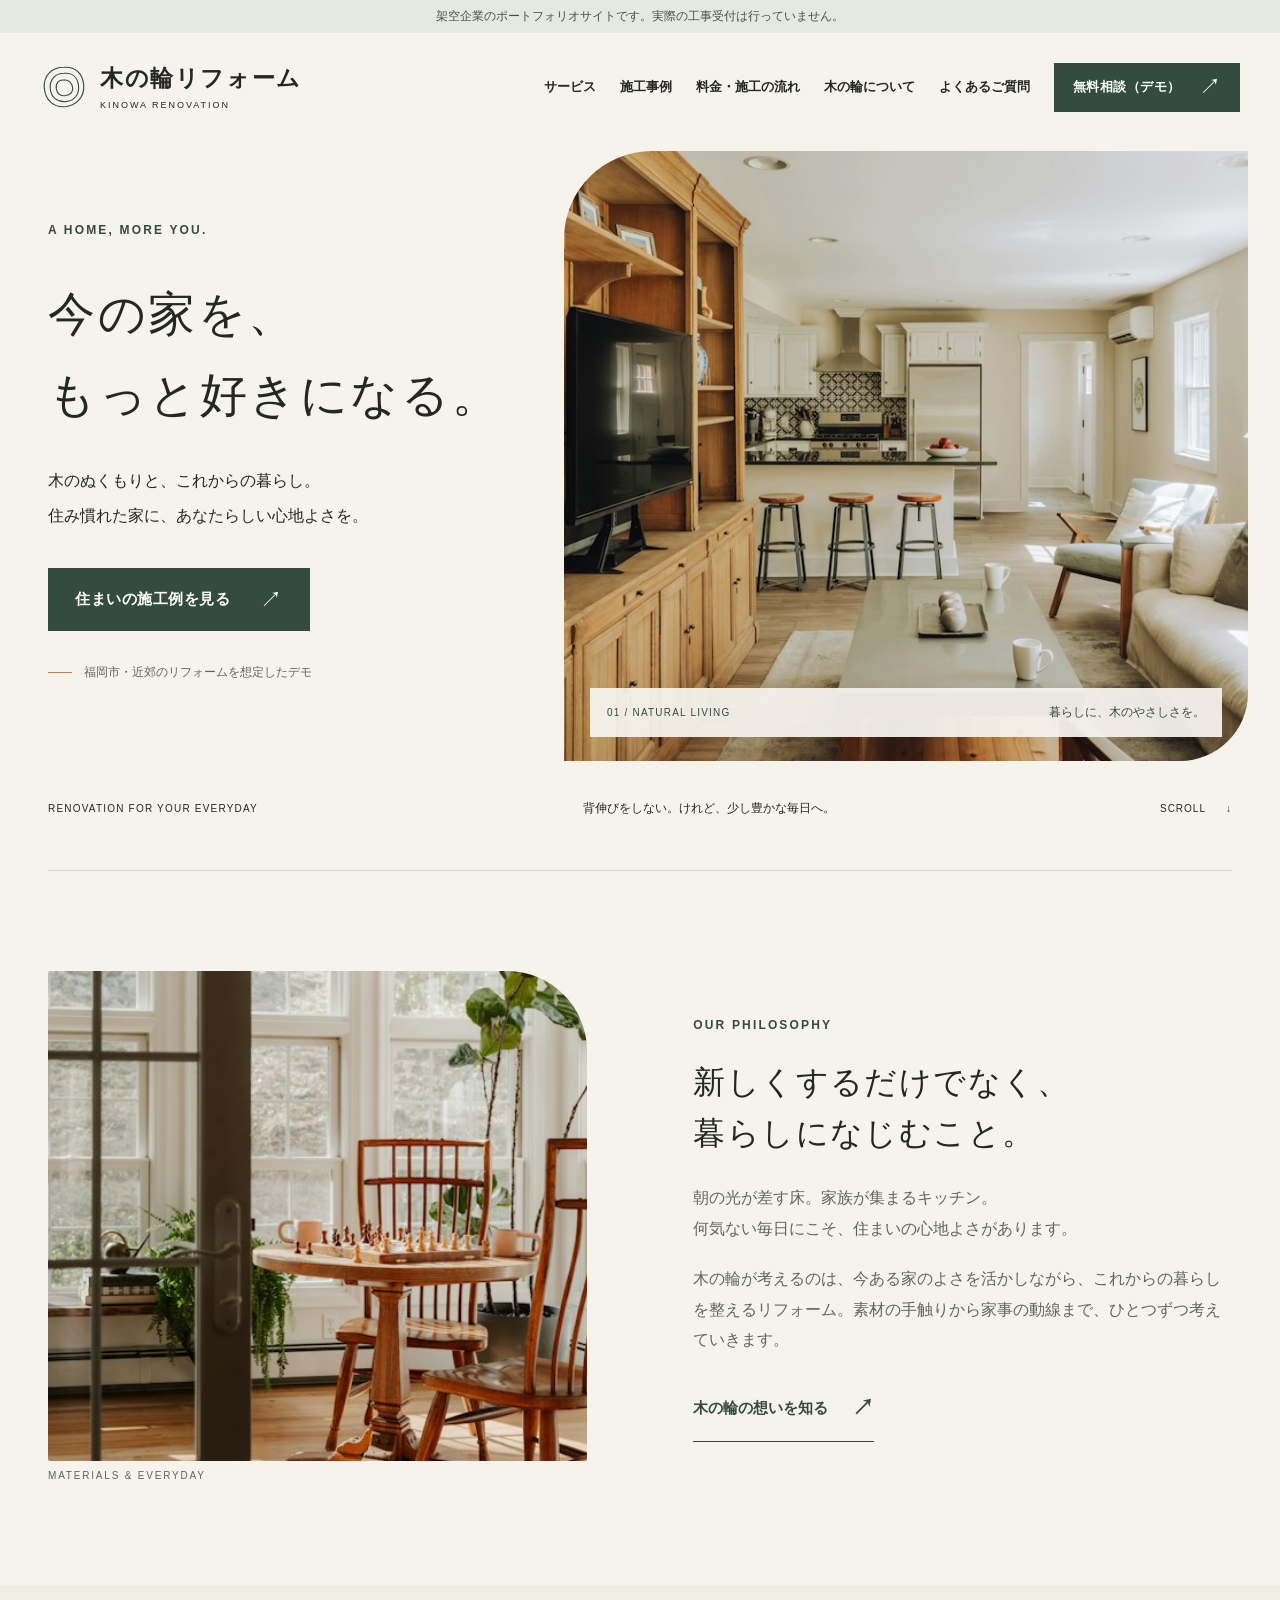
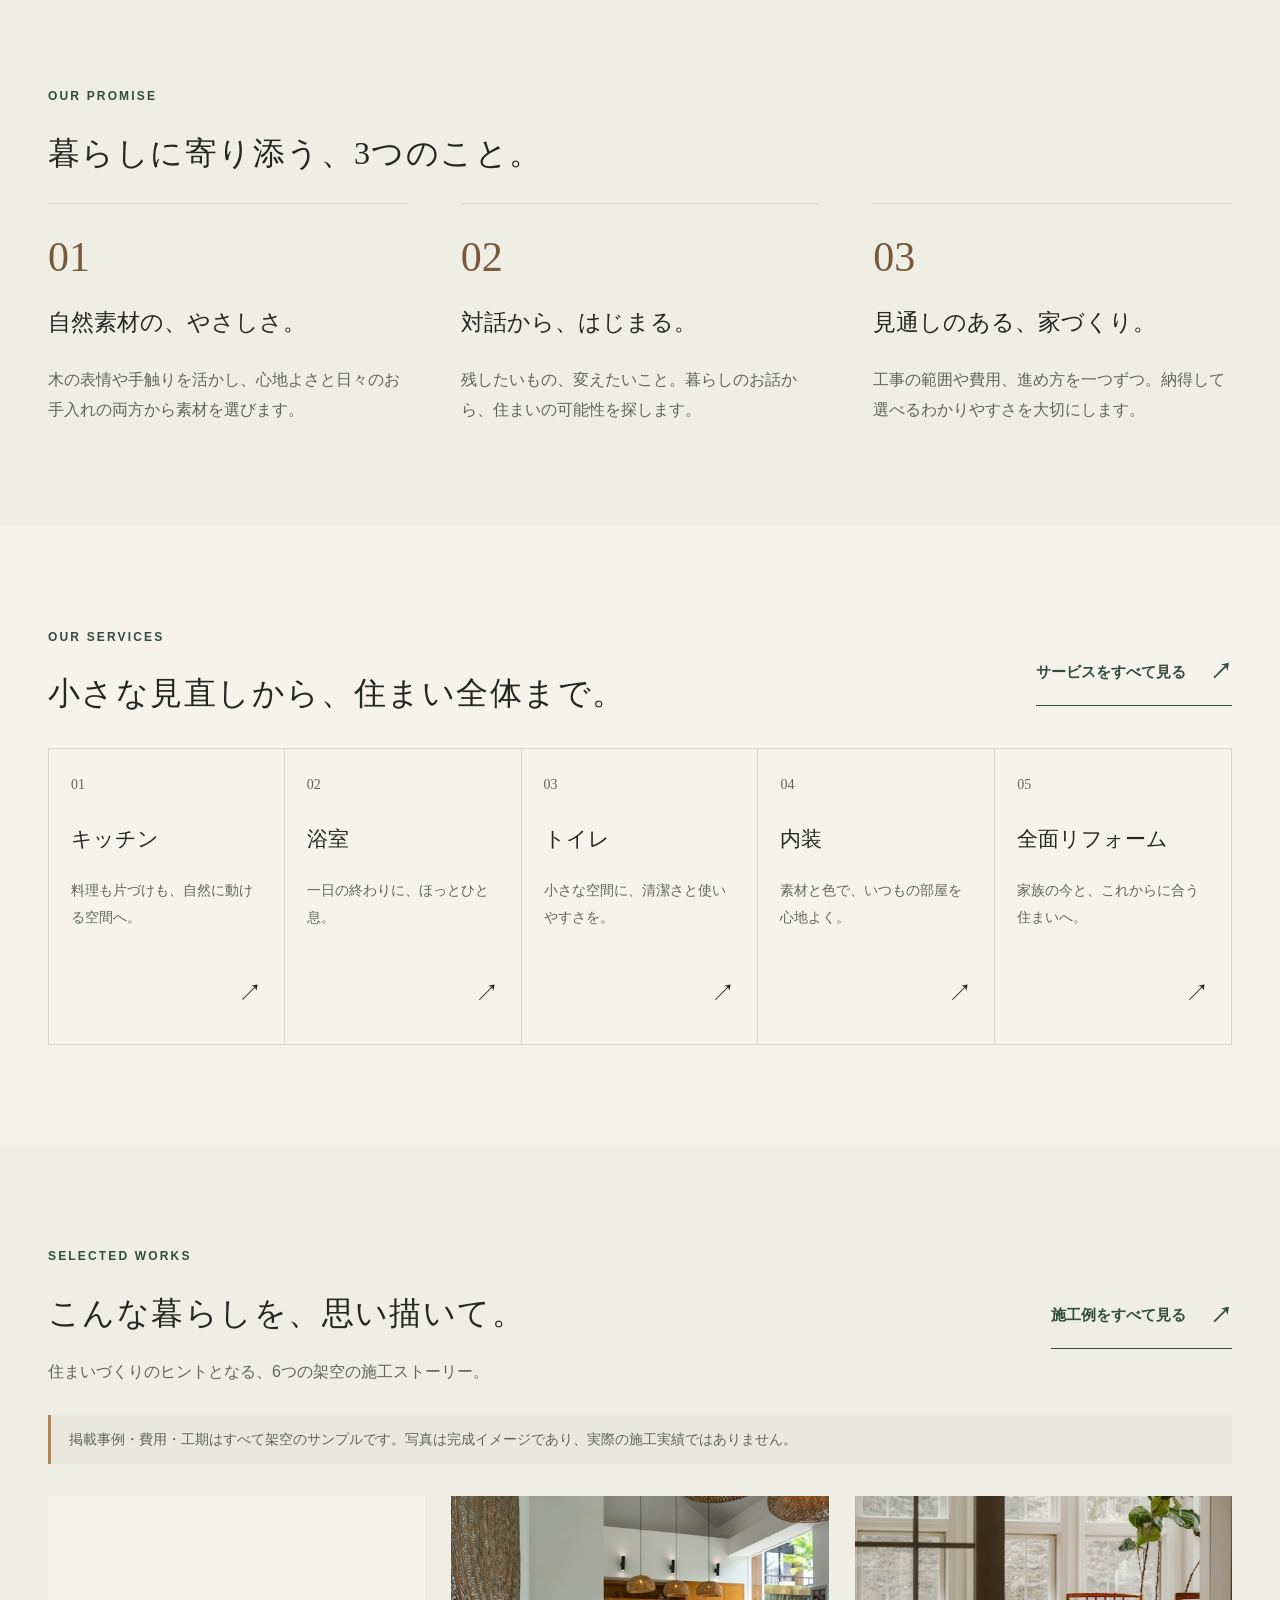
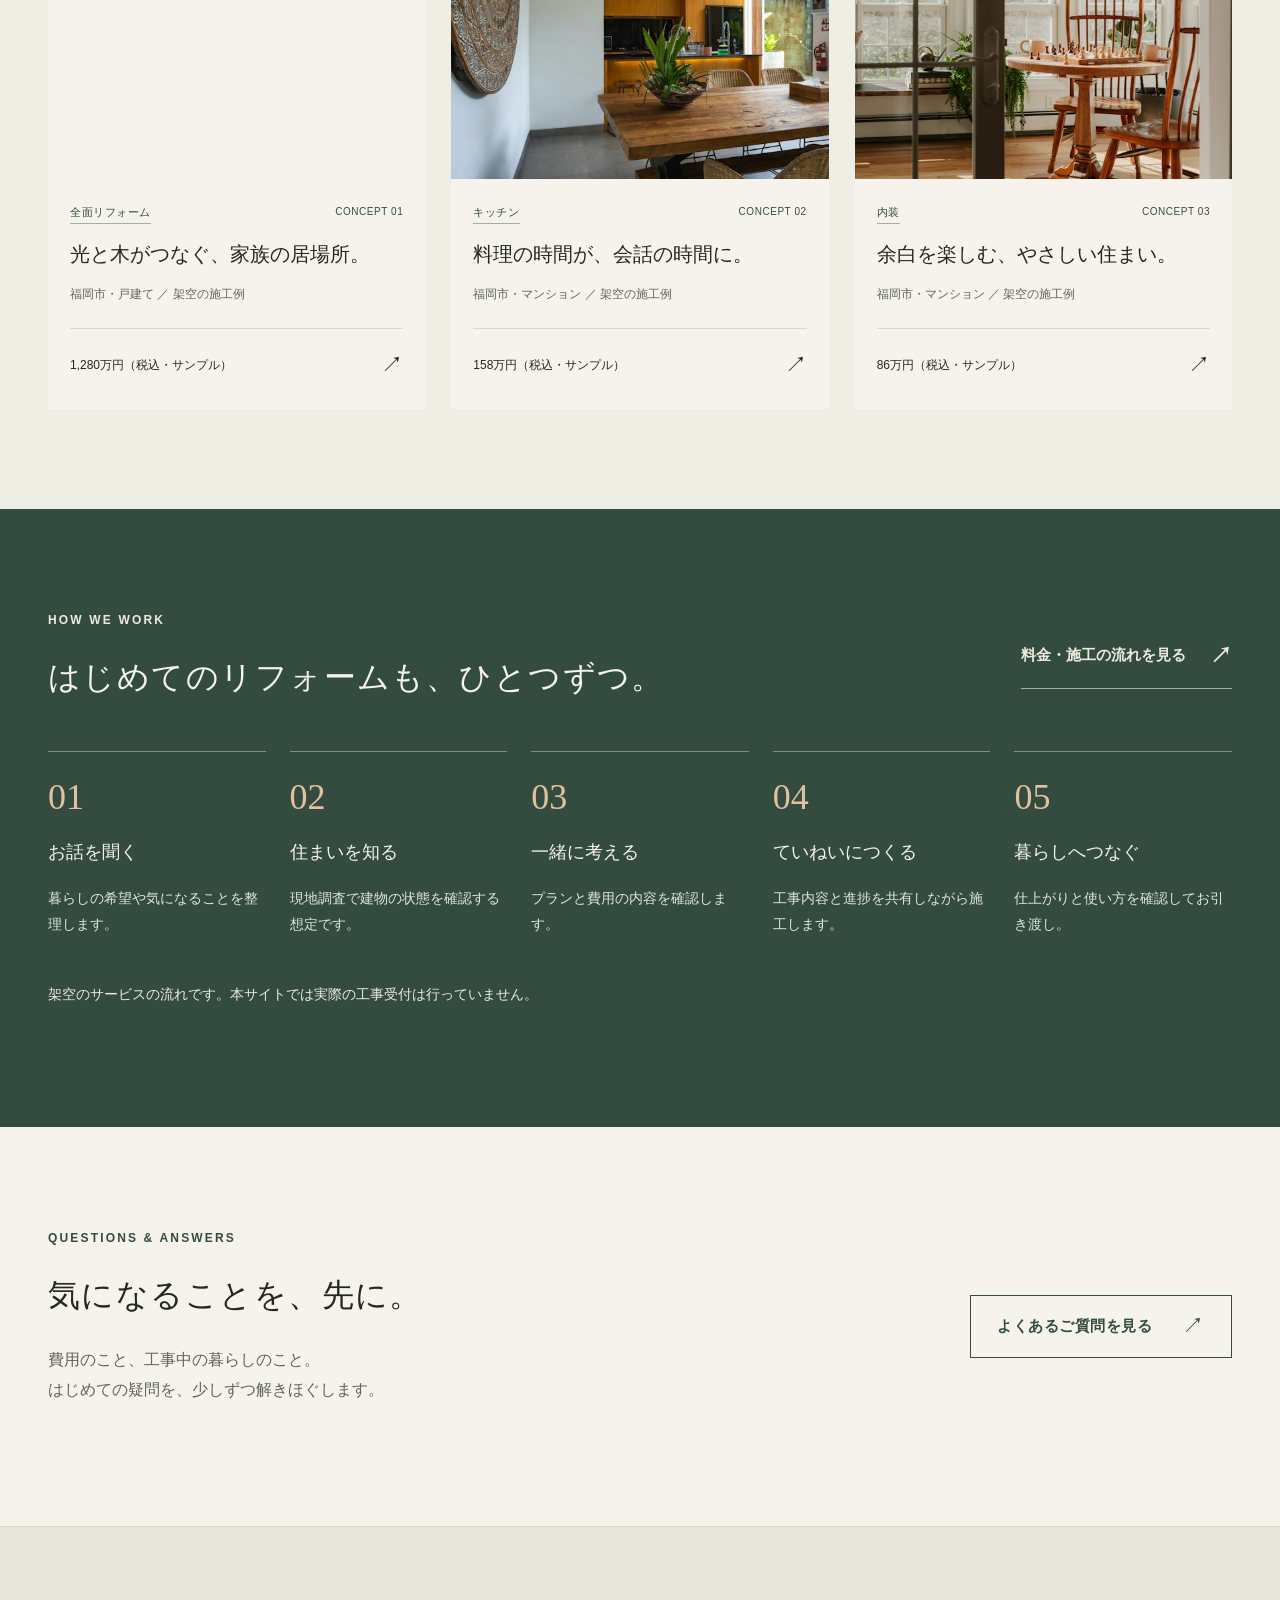
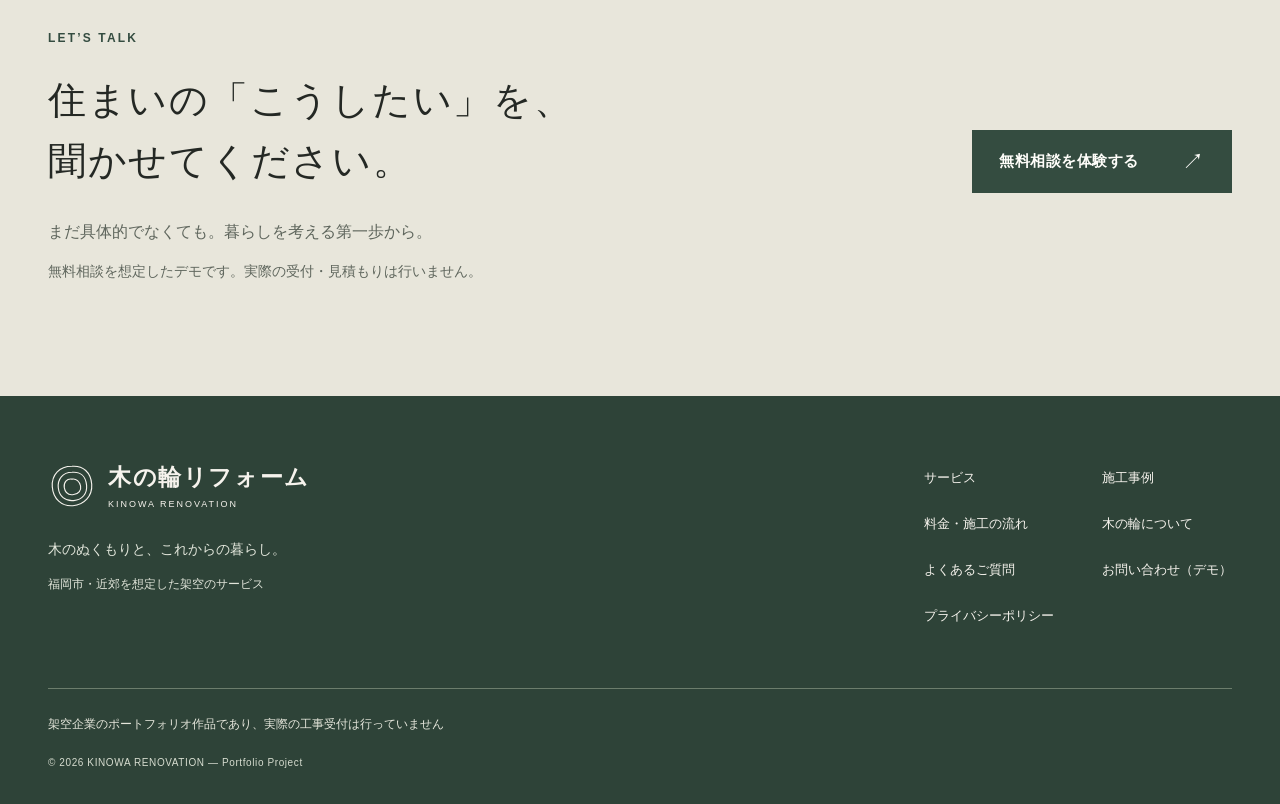
<file: docs/index.html>
<!doctype html>
<html lang="ja">
  <head>
    <meta charset="utf-8">
    <meta name="viewport" content="width=device-width, initial-scale=1">
    <meta name="robots" content="noindex, nofollow">
    <meta name="description" content="自然素材を活かす住まいづくりをテーマにした、架空の木の輪リフォーム公式サイト。サービス・施工例・無料相談デモをご覧いただけます。">
    <meta name="theme-color" content="#344C40">
    <title>今の家を、もっと好きになる。｜木の輪リフォーム【架空サイト】</title>
    <link rel="icon" type="image/svg+xml" href="assets/images/favicon.svg">
    <link rel="stylesheet" href="assets/css/style.css">
    <script src="assets/js/main.js" defer>
    </script>
  </head>
  <body>
    <a class="skip-link" href="#main">本文へスキップ</a>
    <div class="demo-banner">架空企業のポートフォリオサイトです。実際の工事受付は行っていません。</div>
    <header class="site-header">
      <div class="header-inner">
        <a class="brand" href="index.html" aria-label="木の輪リフォーム トップページ">
          <svg class="brand-mark" viewBox="0 0 56 56" aria-hidden="true">
            <path d="M28 5C13 5 4 15 5 29s11 23 24 22 23-11 22-25S41 4 28 5Z"/>
            <path d="M28 12c-11 0-17 8-16 18s8 16 18 15 16-8 15-18-7-16-17-15Z"/>
            <path d="M28 20c-6-1-10 4-9 10s5 9 11 8 9-5 8-10-5-9-10-8Z"/>
          </svg>
          <span>
            <span class="brand-name">木の輪リフォーム</span>
            <span class="brand-en">KINOWA RENOVATION</span>
          </span>
        </a>
        <button class="menu-toggle" type="button" aria-expanded="false" aria-controls="global-nav">
          <span class="menu-lines" aria-hidden="true">
          </span>
          <span class="menu-label">メニュー</span>
        </button>
        <a class="button mobile-contact" href="contact.html">無料相談を体験する（デモ）<span aria-hidden="true">&#8599;</span></a>
        <nav class="global-nav" id="global-nav" aria-label="メインナビゲーション">
          <a href="services.html">サービス</a>
          <a href="works.html">施工事例</a>
          <a href="pricing.html">料金・施工の流れ</a>
          <a href="about.html">木の輪について</a>
          <a href="faq.html">よくあるご質問</a>
          <a class="button button-small" href="contact.html">無料相談（デモ）<span aria-hidden="true">↗</span>
          </a>
        </nav>
      </div>
    </header>
    <main id="main" tabindex="-1">
      <section class="hero">
        <div class="hero-copy">
          <span class="eyebrow">A HOME, MORE YOU.</span>
          <h1>今の家を、<br>もっと好きになる。</h1>
          <p class="hero-lead">木のぬくもりと、これからの暮らし。<br>住み慣れた家に、あなたらしい心地よさを。</p>
          <a class="button" href="works.html">住まいの施工例を見る<span aria-hidden="true">↗</span>
          </a>
          <div class="hero-local">
            <span class="tiny-line">
            </span>福岡市・近郊のリフォームを想定したデモ</div>
          </div>
          <div class="hero-visual">
            <img class="" src="assets/images/hero-960.jpg" srcset="assets/images/hero-640.jpg 640w, assets/images/hero-960.jpg 960w, assets/images/hero-1600.jpg 1600w" sizes="(max-width: 700px) 100vw, 65vw" width="1600" height="1067" alt="大きな窓から光が入り、木の家具と緑がなじむリビングのイメージ" fetchpriority="high" decoding="async">
            <div class="hero-caption">
              <span>01 / NATURAL LIVING</span>
              <span>暮らしに、木のやさしさを。</span>
            </div>
          </div>
        </section>
        <div class="container hero-foot">
          <span>RENOVATION FOR YOUR EVERYDAY</span>
          <p>背伸びをしない。けれど、少し豊かな毎日へ。</p>
          <a href="#philosophy" aria-label="木の輪の家づくりへ移動">SCROLL <span aria-hidden="true">↓</span>
          </a>
        </div>
        <section class="section container philosophy" id="philosophy">
          <div class="philosophy-image">
            <img class="" src="assets/images/dining-960.jpg" srcset="assets/images/dining-640.jpg 640w, assets/images/dining-960.jpg 960w, assets/images/dining-1600.jpg 1600w" sizes="(max-width: 700px) 100vw, (max-width: 1000px) 50vw, 40vw" width="1600" height="1067" alt="木のダイニング家具と自然光がなじむ暮らしのイメージ" loading="lazy" decoding="async">
            <span class="image-label">MATERIALS &amp; EVERYDAY</span>
          </div>
          <div class="philosophy-copy">
            <div class="section-heading">
              <span class="eyebrow">OUR PHILOSOPHY</span>
              <h2>新しくするだけでなく、<br>暮らしになじむこと。</h2>
            </div>
            <p>朝の光が差す床。家族が集まるキッチン。<br>何気ない毎日にこそ、住まいの心地よさがあります。</p>
            <p>木の輪が考えるのは、今ある家のよさを活かしながら、これからの暮らしを整えるリフォーム。素材の手触りから家事の動線まで、ひとつずつ考えていきます。</p>
            <a class="text-link" href="about.html">木の輪の想いを知る<span aria-hidden="true">↗</span>
            </a>
          </div>
        </section>
        <section class="section section-soft">
          <div class="container">
            <div class="section-heading">
              <span class="eyebrow">OUR PROMISE</span>
              <h2>暮らしに寄り添う、3つのこと。</h2>
            </div>
            <div class="feature-grid">
              <article>
                <span class="feature-number">01</span>
                <h3>自然素材の、やさしさ。</h3>
                <p>木の表情や手触りを活かし、心地よさと日々のお手入れの両方から素材を選びます。</p>
              </article>
              <article>
                <span class="feature-number">02</span>
                <h3>対話から、はじまる。</h3>
                <p>残したいもの、変えたいこと。暮らしのお話から、住まいの可能性を探します。</p>
              </article>
              <article>
                <span class="feature-number">03</span>
                <h3>見通しのある、家づくり。</h3>
                <p>工事の範囲や費用、進め方を一つずつ。納得して選べるわかりやすさを大切にします。</p>
              </article>
            </div>
          </div>
        </section>
        <section class="section container">
          <div class="heading-row">
            <div class="section-heading">
              <span class="eyebrow">OUR SERVICES</span>
              <h2>小さな見直しから、住まい全体まで。</h2>
            </div>
            <a class="text-link" href="services.html">サービスをすべて見る<span aria-hidden="true">↗</span>
            </a>
          </div>
          <div class="service-strip">
            <a href="services.html#kitchen" class="service-tile">
              <span class="service-number">01</span>
              <h3>キッチン</h3>
              <p>料理も片づけも、自然に動ける空間へ。</p>
              <span aria-hidden="true">↗</span>
            </a>
            <a href="services.html#bath" class="service-tile">
              <span class="service-number">02</span>
              <h3>浴室</h3>
              <p>一日の終わりに、ほっとひと息。</p>
              <span aria-hidden="true">↗</span>
            </a>
            <a href="services.html#toilet" class="service-tile">
              <span class="service-number">03</span>
              <h3>トイレ</h3>
              <p>小さな空間に、清潔さと使いやすさを。</p>
              <span aria-hidden="true">↗</span>
            </a>
            <a href="services.html#interior" class="service-tile">
              <span class="service-number">04</span>
              <h3>内装</h3>
              <p>素材と色で、いつもの部屋を心地よく。</p>
              <span aria-hidden="true">↗</span>
            </a>
            <a href="services.html#whole" class="service-tile">
              <span class="service-number">05</span>
              <h3>全面リフォーム</h3>
              <p>家族の今と、これからに合う住まいへ。</p>
              <span aria-hidden="true">↗</span>
            </a>
          </div>
        </section>
        <section class="section section-soft">
          <div class="container">
            <div class="heading-row">
              <div class="section-heading">
                <span class="eyebrow">SELECTED WORKS</span>
                <h2>こんな暮らしを、思い描いて。</h2>
                <p>住まいづくりのヒントとなる、6つの架空の施工ストーリー。</p>
              </div>
              <a class="text-link" href="works.html">施工例をすべて見る<span aria-hidden="true">↗</span>
              </a>
            </div>
            <p class="sample-note">掲載事例・費用・工期はすべて架空のサンプルです。写真は完成イメージであり、実際の施工実績ではありません。</p>
            <div class="works-grid">
              <article class="work-card" data-category="whole">
                <a href="work-01.html" class="work-link">
                  <img class="" src="assets/images/hero-960.jpg" srcset="assets/images/hero-640.jpg 640w, assets/images/hero-960.jpg 960w, assets/images/hero-1600.jpg 1600w" sizes="(max-width: 700px) 100vw, (max-width: 1000px) 50vw, 40vw" width="1600" height="1067" alt="木の床と明るい壁を組み合わせたリビングのイメージ" loading="lazy" decoding="async">
                  <div class="work-card-body">
                    <div class="work-meta">
                    <span>全面リフォーム</span>
                    <span>CONCEPT 01</span>
                    </div>
                    <h3>光と木がつなぐ、家族の居場所。</h3>
                    <p>福岡市・戸建て <span aria-hidden="true">／</span> 架空の施工例</p>
                    <div class="work-card-bottom">
                    <span>1,280万円（税込・サンプル）</span>
                    <span aria-hidden="true">↗</span>
                    </div>
                  </div>
                </a>
              </article>
              <article class="work-card" data-category="kitchen">
                <a href="work-02.html" class="work-link">
                  <img class="" src="assets/images/kitchen-960.jpg" srcset="assets/images/kitchen-640.jpg 640w, assets/images/kitchen-960.jpg 960w, assets/images/kitchen-1600.jpg 1600w" sizes="(max-width: 700px) 100vw, (max-width: 1000px) 50vw, 40vw" width="1600" height="1067" alt="木製キャビネットと白い天板のキッチンのイメージ" loading="lazy" decoding="async">
                  <div class="work-card-body">
                    <div class="work-meta">
                    <span>キッチン</span>
                    <span>CONCEPT 02</span>
                    </div>
                    <h3>料理の時間が、会話の時間に。</h3>
                    <p>福岡市・マンション <span aria-hidden="true">／</span> 架空の施工例</p>
                    <div class="work-card-bottom">
                    <span>158万円（税込・サンプル）</span>
                    <span aria-hidden="true">↗</span>
                    </div>
                  </div>
                </a>
              </article>
              <article class="work-card" data-category="interior">
                <a href="work-03.html" class="work-link">
                  <img class="" src="assets/images/dining-960.jpg" srcset="assets/images/dining-640.jpg 640w, assets/images/dining-960.jpg 960w, assets/images/dining-1600.jpg 1600w" sizes="(max-width: 700px) 100vw, (max-width: 1000px) 50vw, 40vw" width="1600" height="1067" alt="自然光と木の家具が調和する室内のイメージ" loading="lazy" decoding="async">
                  <div class="work-card-body">
                    <div class="work-meta">
                    <span>内装</span>
                    <span>CONCEPT 03</span>
                    </div>
                    <h3>余白を楽しむ、やさしい住まい。</h3>
                    <p>福岡市・マンション <span aria-hidden="true">／</span> 架空の施工例</p>
                    <div class="work-card-bottom">
                    <span>86万円（税込・サンプル）</span>
                    <span aria-hidden="true">↗</span>
                    </div>
                  </div>
                </a>
              </article>
            </div>
          </div>
        </section>
        <section class="section flow-section">
          <div class="container">
            <div class="heading-row">
              <div class="section-heading">
                <span class="eyebrow">HOW WE WORK</span>
                <h2>はじめてのリフォームも、ひとつずつ。</h2>
              </div>
              <a class="text-link" href="pricing.html">料金・施工の流れを見る<span aria-hidden="true">↗</span>
              </a>
            </div>
            <ol class="flow-grid">
              <li>
                <span class="step-number">01</span>
                <h3>お話を聞く</h3>
                <p>暮らしの希望や気になることを整理します。</p>
              </li>
              <li>
                <span class="step-number">02</span>
                <h3>住まいを知る</h3>
                <p>現地調査で建物の状態を確認する想定です。</p>
              </li>
              <li>
                <span class="step-number">03</span>
                <h3>一緒に考える</h3>
                <p>プランと費用の内容を確認します。</p>
              </li>
              <li>
                <span class="step-number">04</span>
                <h3>ていねいにつくる</h3>
                <p>工事内容と進捗を共有しながら施工します。</p>
              </li>
              <li>
                <span class="step-number">05</span>
                <h3>暮らしへつなぐ</h3>
                <p>仕上がりと使い方を確認してお引き渡し。</p>
              </li>
            </ol>
            <p class="note">架空のサービスの流れです。本サイトでは実際の工事受付は行っていません。</p>
          </div>
        </section>
        <section class="section container faq-invite">
          <div>
            <div class="section-heading">
              <span class="eyebrow">QUESTIONS & ANSWERS</span>
              <h2>気になることを、先に。</h2>
            </div>
            <p>費用のこと、工事中の暮らしのこと。<br>はじめての疑問を、少しずつ解きほぐします。</p>
          </div>
          <a class="button button-outline" href="faq.html">よくあるご質問を見る<span aria-hidden="true">↗</span>
          </a>
        </section>
        <section class="consultation section" aria-labelledby="consult-title">
          <div class="container consultation-inner">
            <div>
              <span class="eyebrow">LET’S TALK</span>
              <h2 id="consult-title">住まいの「こうしたい」を、<br>聞かせてください。</h2>
              <p>まだ具体的でなくても。暮らしを考える第一歩から。</p>
              <p class="note">無料相談を想定したデモです。実際の受付・見積もりは行いません。</p>
            </div>
            <a class="button" href="contact.html">無料相談を体験する<span aria-hidden="true">↗</span>
            </a>
          </div>
        </section>
      </main>
      <footer class="site-footer">
        <div class="container footer-top">
          <div>
            <a class="brand" href="index.html">
              <svg class="brand-mark" viewBox="0 0 56 56" aria-hidden="true">
                <path d="M28 5C13 5 4 15 5 29s11 23 24 22 23-11 22-25S41 4 28 5Z"/>
                <path d="M28 12c-11 0-17 8-16 18s8 16 18 15 16-8 15-18-7-16-17-15Z"/>
                <path d="M28 20c-6-1-10 4-9 10s5 9 11 8 9-5 8-10-5-9-10-8Z"/>
              </svg>
              <span>
                <span class="brand-name">木の輪リフォーム</span>
                <span class="brand-en">KINOWA RENOVATION</span>
              </span>
            </a>
            <p>木のぬくもりと、これからの暮らし。</p>
            <p class="footer-area">福岡市・近郊を想定した架空のサービス</p>
          </div>
          <nav class="footer-nav" aria-label="フッターナビゲーション">
            <a href="services.html">サービス</a>
            <a href="works.html">施工事例</a>
            <a href="pricing.html">料金・施工の流れ</a>
            <a href="about.html">木の輪について</a>
            <a href="faq.html">よくあるご質問</a>
            <a href="contact.html">お問い合わせ（デモ）</a>
            <a href="privacy.html">プライバシーポリシー</a>
          </nav>
        </div>
        <div class="container footer-bottom">
          <p>架空企業のポートフォリオ作品であり、実際の工事受付は行っていません</p>
          <small>© 2026 KINOWA RENOVATION — Portfolio Project</small>
        </div>
      </footer>
    </body>
  </html>
</file>
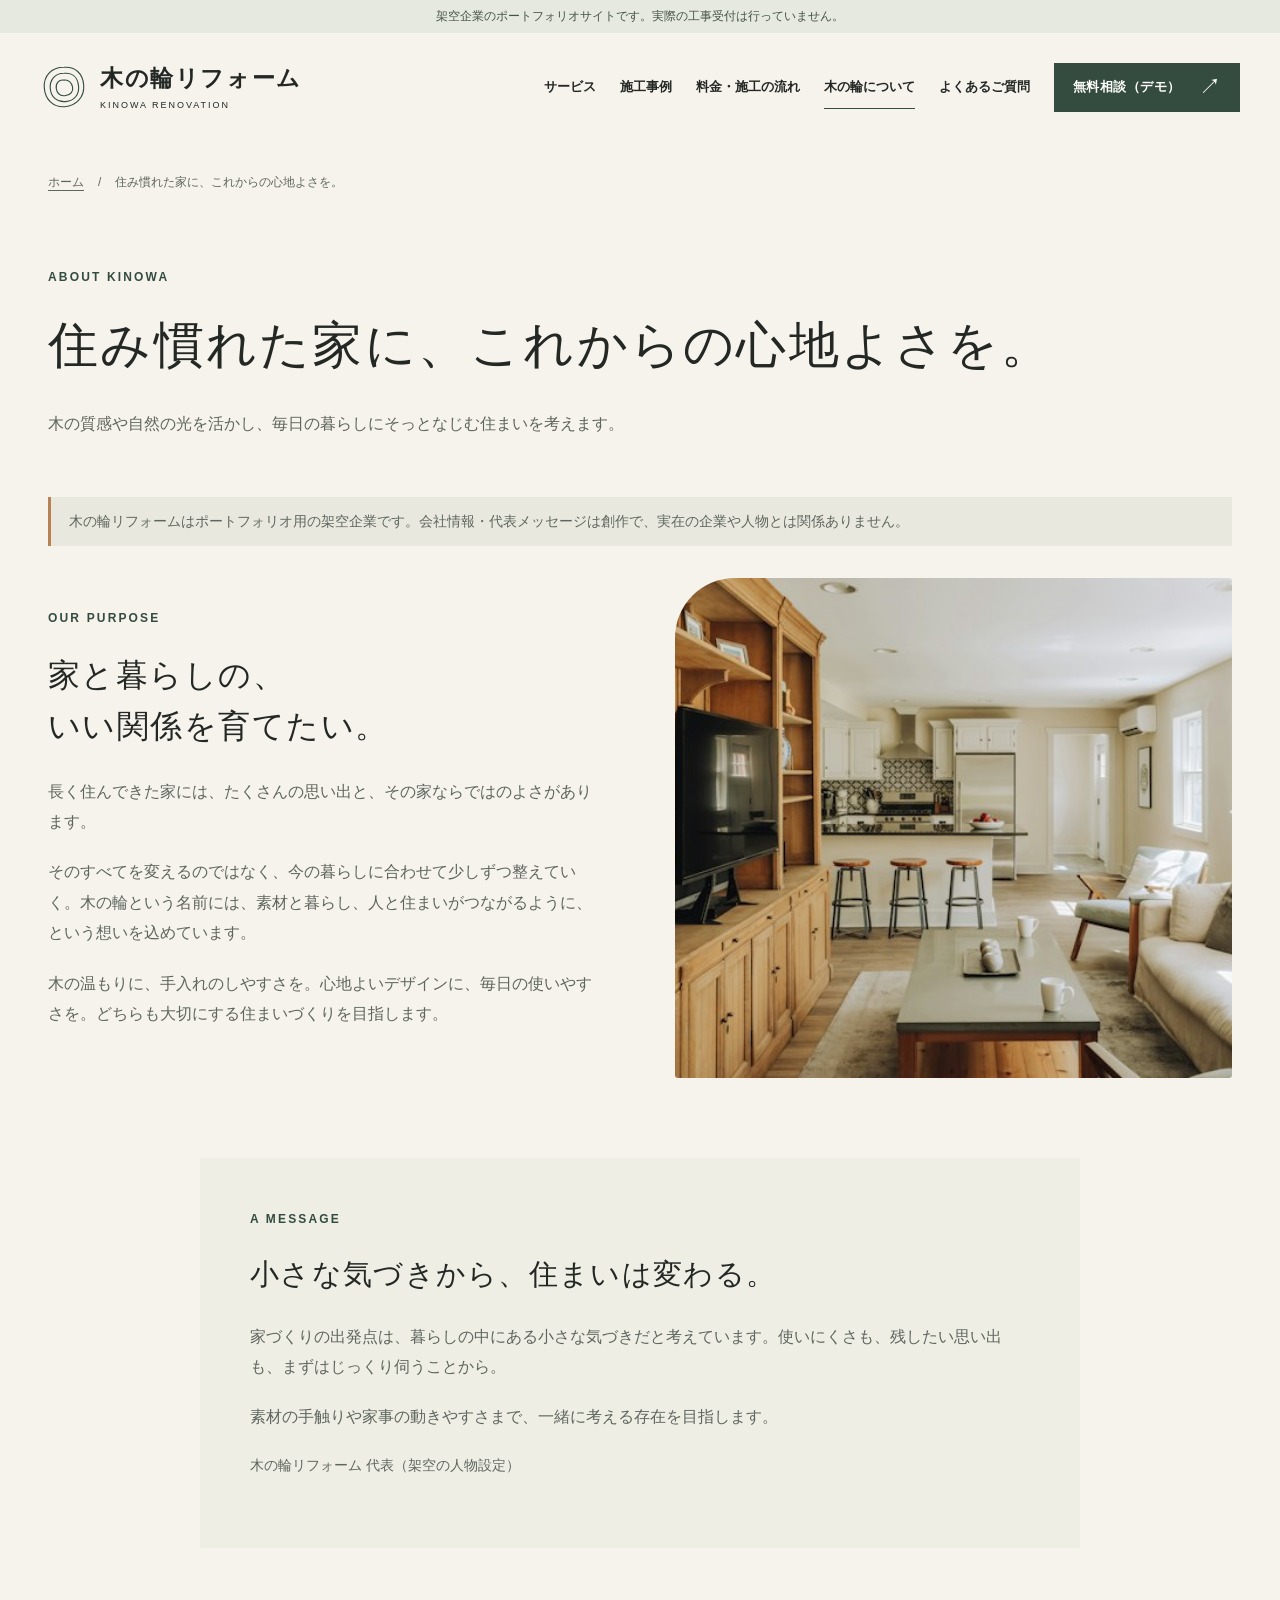
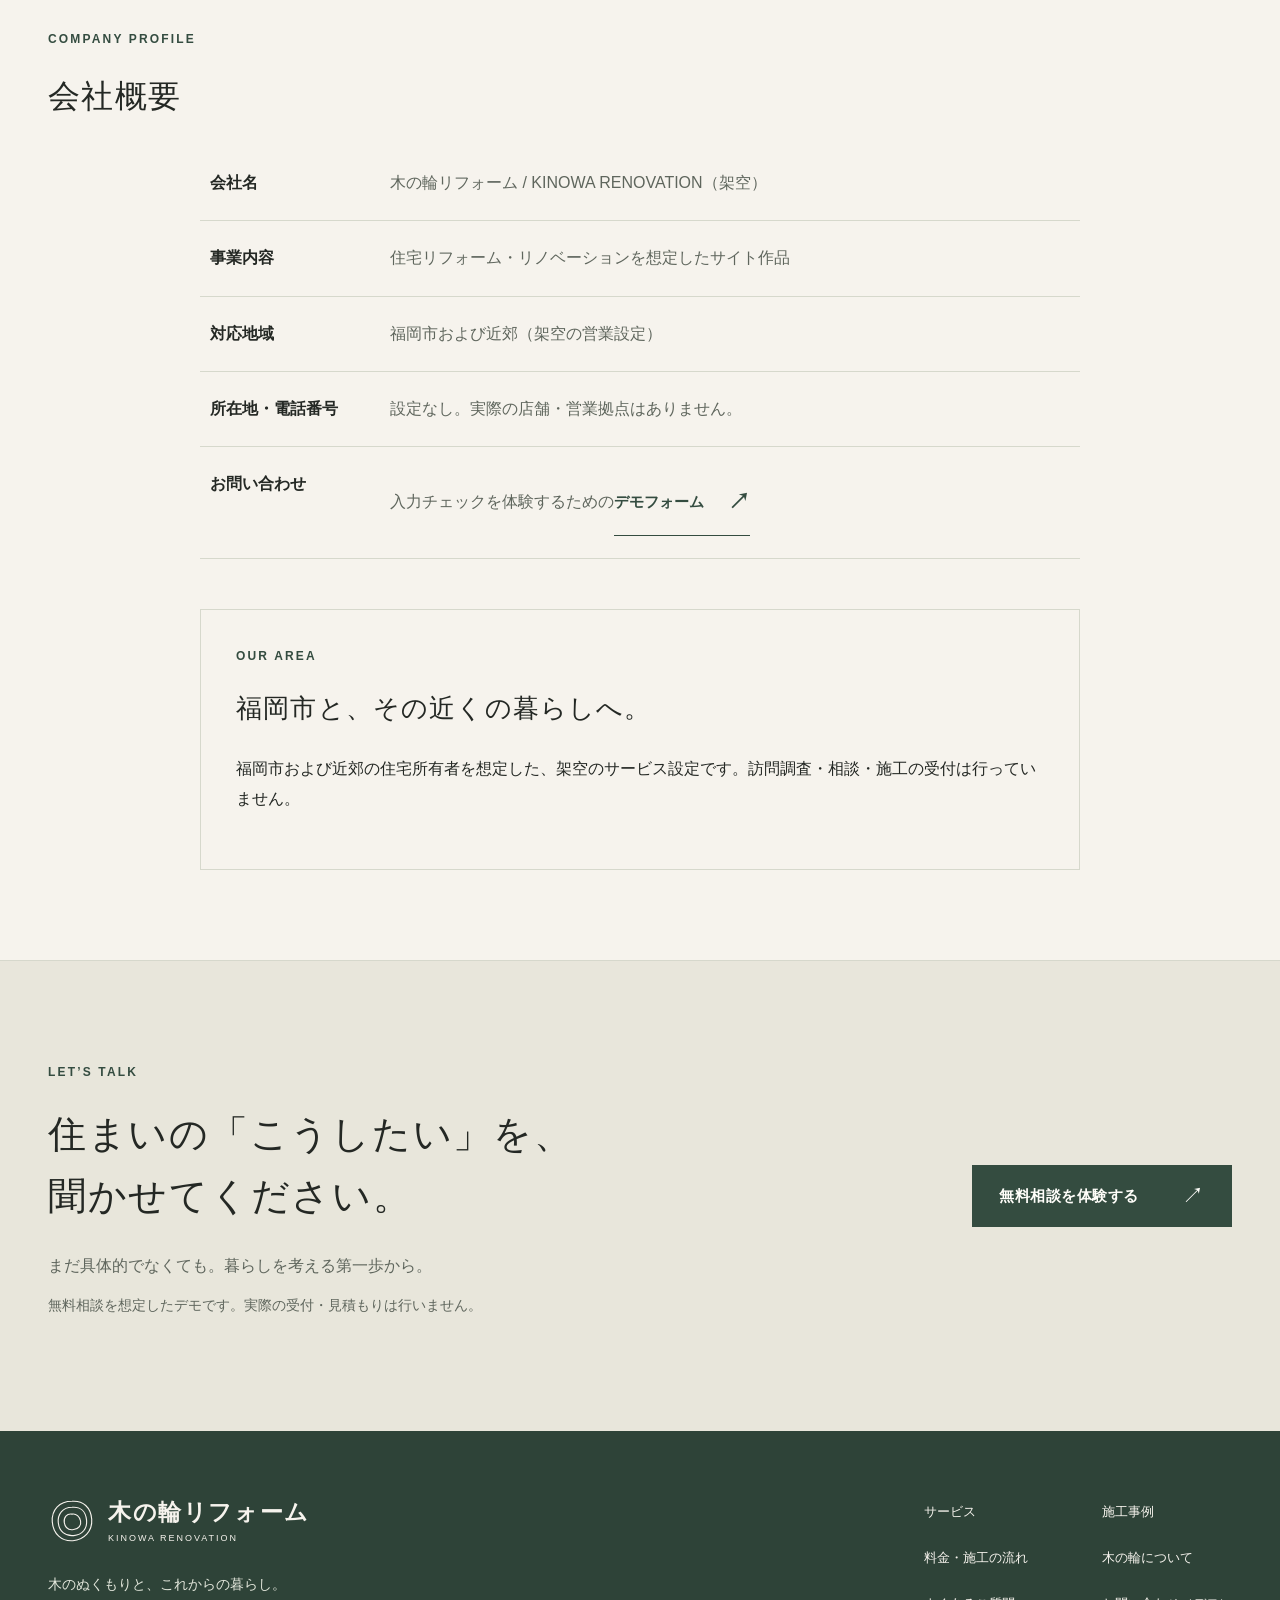
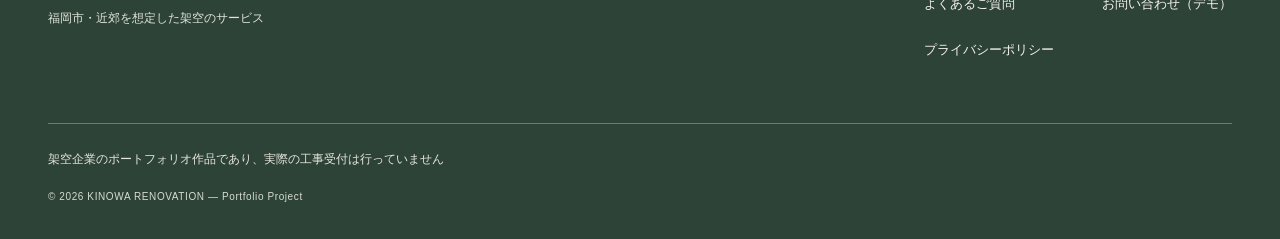
<file: docs/about.html>
<!doctype html>
<html lang="ja">
  <head>
    <meta charset="utf-8">
    <meta name="viewport" content="width=device-width, initial-scale=1">
    <meta name="robots" content="noindex, nofollow">
    <meta name="description" content="自然素材を活かし、住み慣れた家に心地よさを。木の輪リフォームの理念と架空の会社設定をご紹介します。">
    <meta name="theme-color" content="#344C40">
    <title>木の輪について｜木の輪リフォーム【架空サイト】</title>
    <link rel="icon" type="image/svg+xml" href="assets/images/favicon.svg">
    <link rel="stylesheet" href="assets/css/style.css">
    <script src="assets/js/main.js" defer>
    </script>
  </head>
  <body>
    <a class="skip-link" href="#main">本文へスキップ</a>
    <div class="demo-banner">架空企業のポートフォリオサイトです。実際の工事受付は行っていません。</div>
    <header class="site-header">
      <div class="header-inner">
        <a class="brand" href="index.html" aria-label="木の輪リフォーム トップページ">
          <svg class="brand-mark" viewBox="0 0 56 56" aria-hidden="true">
            <path d="M28 5C13 5 4 15 5 29s11 23 24 22 23-11 22-25S41 4 28 5Z"/>
            <path d="M28 12c-11 0-17 8-16 18s8 16 18 15 16-8 15-18-7-16-17-15Z"/>
            <path d="M28 20c-6-1-10 4-9 10s5 9 11 8 9-5 8-10-5-9-10-8Z"/>
          </svg>
          <span>
            <span class="brand-name">木の輪リフォーム</span>
            <span class="brand-en">KINOWA RENOVATION</span>
          </span>
        </a>
        <button class="menu-toggle" type="button" aria-expanded="false" aria-controls="global-nav">
          <span class="menu-lines" aria-hidden="true">
          </span>
          <span class="menu-label">メニュー</span>
        </button>
        <a class="button mobile-contact" href="contact.html">無料相談を体験する（デモ）<span aria-hidden="true">&#8599;</span></a>
        <nav class="global-nav" id="global-nav" aria-label="メインナビゲーション">
          <a href="services.html">サービス</a>
          <a href="works.html">施工事例</a>
          <a href="pricing.html">料金・施工の流れ</a>
          <a href="about.html" aria-current="page">木の輪について</a>
          <a href="faq.html">よくあるご質問</a>
          <a class="button button-small" href="contact.html">無料相談（デモ）<span aria-hidden="true">↗</span>
          </a>
        </nav>
      </div>
    </header>
    <main id="main" tabindex="-1">
      <div class="container breadcrumb">
        <a href="index.html">ホーム</a>
        <span aria-hidden="true">/</span>
        <span>住み慣れた家に、これからの心地よさを。</span>
      </div>
      <section class="page-intro container">
        <span class="eyebrow">ABOUT KINOWA</span>
        <h1>住み慣れた家に、これからの心地よさを。</h1>
        <p>木の質感や自然の光を活かし、毎日の暮らしにそっとなじむ住まいを考えます。</p>
      </section>
      <div class="container page-content">
        <p class="sample-note">木の輪リフォームはポートフォリオ用の架空企業です。会社情報・代表メッセージは創作で、実在の企業や人物とは関係ありません。</p>
        <section class="about-story">
          <div>
            <div class="section-heading">
              <span class="eyebrow">OUR PURPOSE</span>
              <h2>家と暮らしの、<br>いい関係を育てたい。</h2>
            </div>
            <p>長く住んできた家には、たくさんの思い出と、その家ならではのよさがあります。</p>
            <p>そのすべてを変えるのではなく、今の暮らしに合わせて少しずつ整えていく。木の輪という名前には、素材と暮らし、人と住まいがつながるように、という想いを込めています。</p>
            <p>木の温もりに、手入れのしやすさを。心地よいデザインに、毎日の使いやすさを。どちらも大切にする住まいづくりを目指します。</p>
          </div>
          <img class="" src="assets/images/hero-960.jpg" srcset="assets/images/hero-640.jpg 640w, assets/images/hero-960.jpg 960w, assets/images/hero-1600.jpg 1600w" sizes="(max-width: 700px) 100vw, (max-width: 1000px) 50vw, 40vw" width="1600" height="1067" alt="自然素材と光が調和する住まいのイメージ" loading="lazy" decoding="async">
        </section>
        <section class="message-block">
          <span class="eyebrow">A MESSAGE</span>
          <h2>小さな気づきから、住まいは変わる。</h2>
          <p>家づくりの出発点は、暮らしの中にある小さな気づきだと考えています。使いにくさも、残したい思い出も、まずはじっくり伺うことから。</p>
          <p>素材の手触りや家事の動きやすさまで、一緒に考える存在を目指します。</p>
          <p class="note">木の輪リフォーム 代表（架空の人物設定）</p>
        </section>
        <section>
          <div class="section-heading">
            <span class="eyebrow">COMPANY PROFILE</span>
            <h2>会社概要</h2>
          </div>
          <dl class="company-data">
            <dt>会社名</dt>
            <dd>木の輪リフォーム / KINOWA RENOVATION（架空）</dd>
            <dt>事業内容</dt>
            <dd>住宅リフォーム・リノベーションを想定したサイト作品</dd>
            <dt>対応地域</dt>
            <dd>福岡市および近郊（架空の営業設定）</dd>
            <dt>所在地・電話番号</dt>
            <dd>設定なし。実際の店舗・営業拠点はありません。</dd>
            <dt>お問い合わせ</dt>
            <dd>入力チェックを体験するための<a class="text-link" href="contact.html">デモフォーム<span aria-hidden="true">↗</span>
            </a>
          </dd>
        </dl>
      </section>
      <section class="area-box">
        <span class="eyebrow">OUR AREA</span>
        <h2>福岡市と、その近くの暮らしへ。</h2>
        <p>福岡市および近郊の住宅所有者を想定した、架空のサービス設定です。訪問調査・相談・施工の受付は行っていません。</p>
      </section>
    </div>
    <section class="consultation section" aria-labelledby="consult-title">
      <div class="container consultation-inner">
        <div>
          <span class="eyebrow">LET’S TALK</span>
          <h2 id="consult-title">住まいの「こうしたい」を、<br>聞かせてください。</h2>
          <p>まだ具体的でなくても。暮らしを考える第一歩から。</p>
          <p class="note">無料相談を想定したデモです。実際の受付・見積もりは行いません。</p>
        </div>
        <a class="button" href="contact.html">無料相談を体験する<span aria-hidden="true">↗</span>
        </a>
      </div>
    </section>
  </main>
  <footer class="site-footer">
    <div class="container footer-top">
      <div>
        <a class="brand" href="index.html">
          <svg class="brand-mark" viewBox="0 0 56 56" aria-hidden="true">
            <path d="M28 5C13 5 4 15 5 29s11 23 24 22 23-11 22-25S41 4 28 5Z"/>
            <path d="M28 12c-11 0-17 8-16 18s8 16 18 15 16-8 15-18-7-16-17-15Z"/>
            <path d="M28 20c-6-1-10 4-9 10s5 9 11 8 9-5 8-10-5-9-10-8Z"/>
          </svg>
          <span>
            <span class="brand-name">木の輪リフォーム</span>
            <span class="brand-en">KINOWA RENOVATION</span>
          </span>
        </a>
        <p>木のぬくもりと、これからの暮らし。</p>
        <p class="footer-area">福岡市・近郊を想定した架空のサービス</p>
      </div>
      <nav class="footer-nav" aria-label="フッターナビゲーション">
        <a href="services.html">サービス</a>
        <a href="works.html">施工事例</a>
        <a href="pricing.html">料金・施工の流れ</a>
        <a href="about.html">木の輪について</a>
        <a href="faq.html">よくあるご質問</a>
        <a href="contact.html">お問い合わせ（デモ）</a>
        <a href="privacy.html">プライバシーポリシー</a>
      </nav>
    </div>
    <div class="container footer-bottom">
      <p>架空企業のポートフォリオ作品であり、実際の工事受付は行っていません</p>
      <small>© 2026 KINOWA RENOVATION — Portfolio Project</small>
    </div>
  </footer>
</body>
</html>
</file>
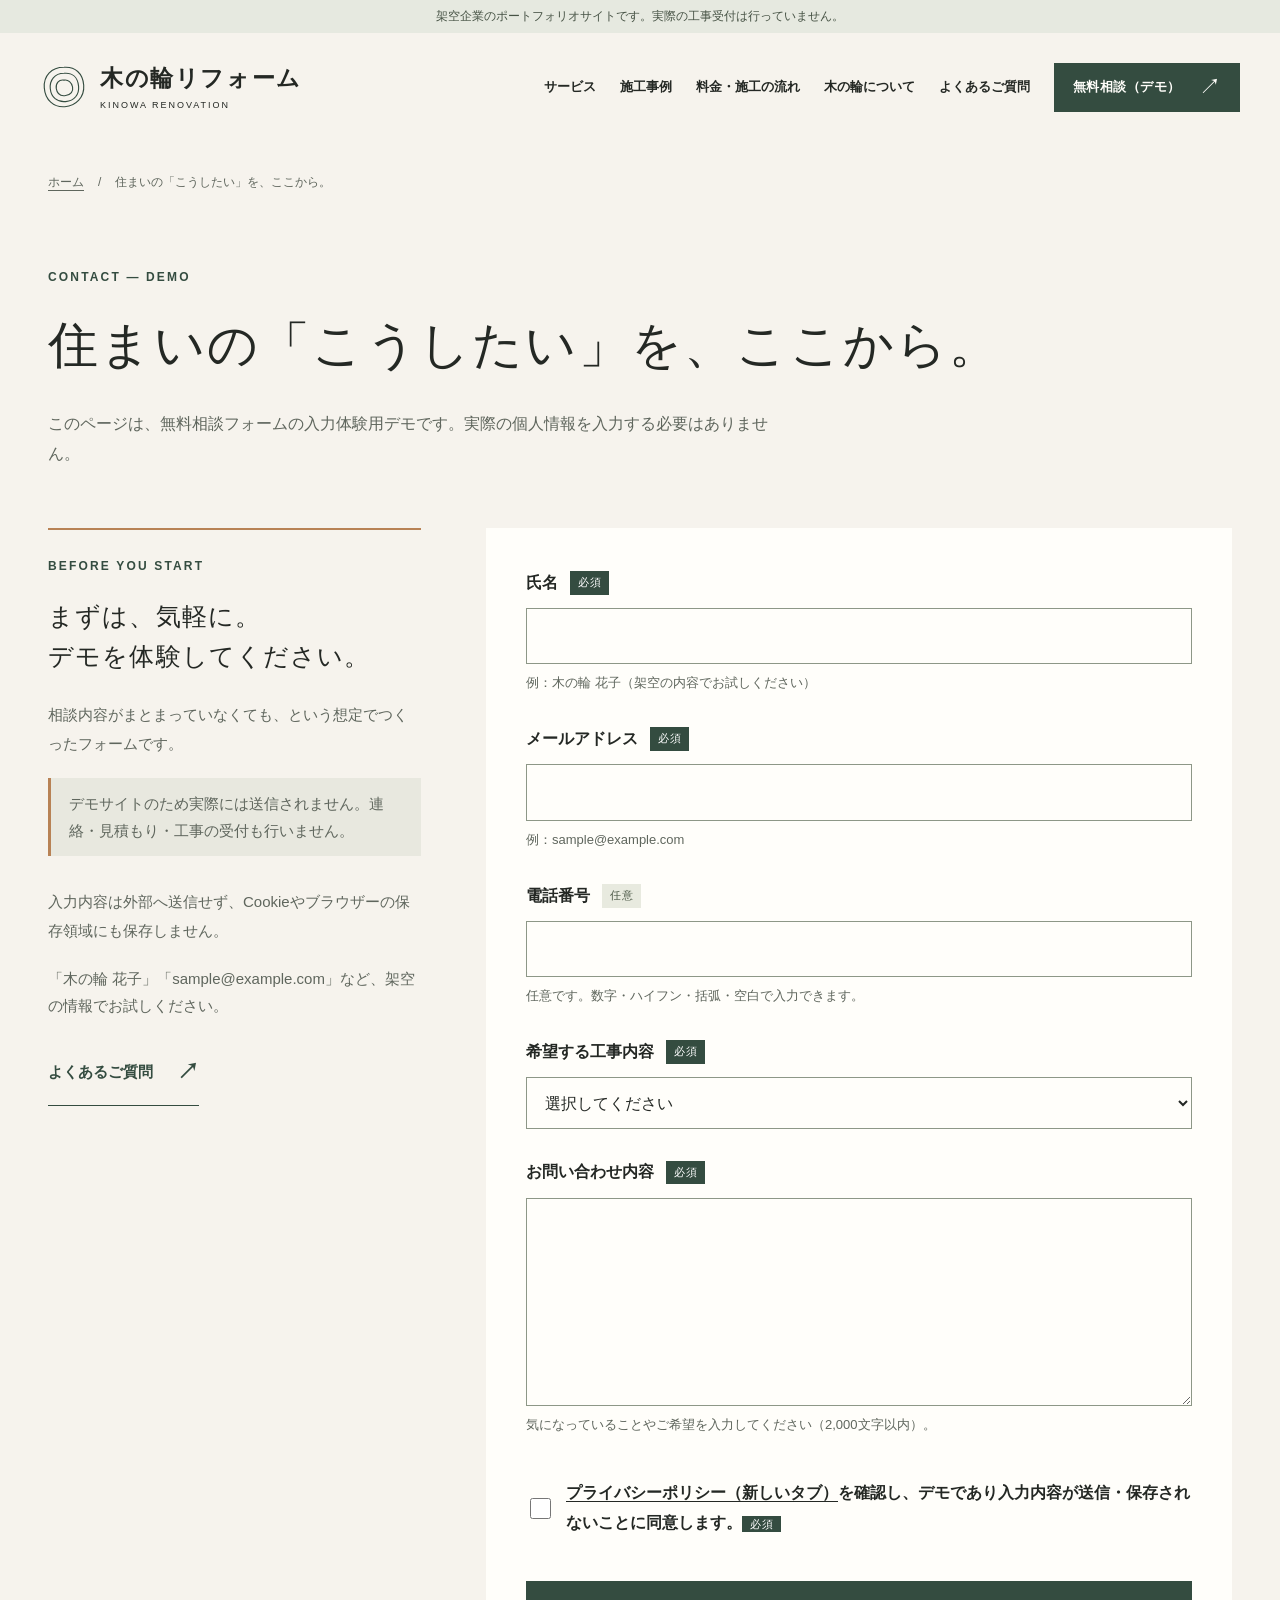
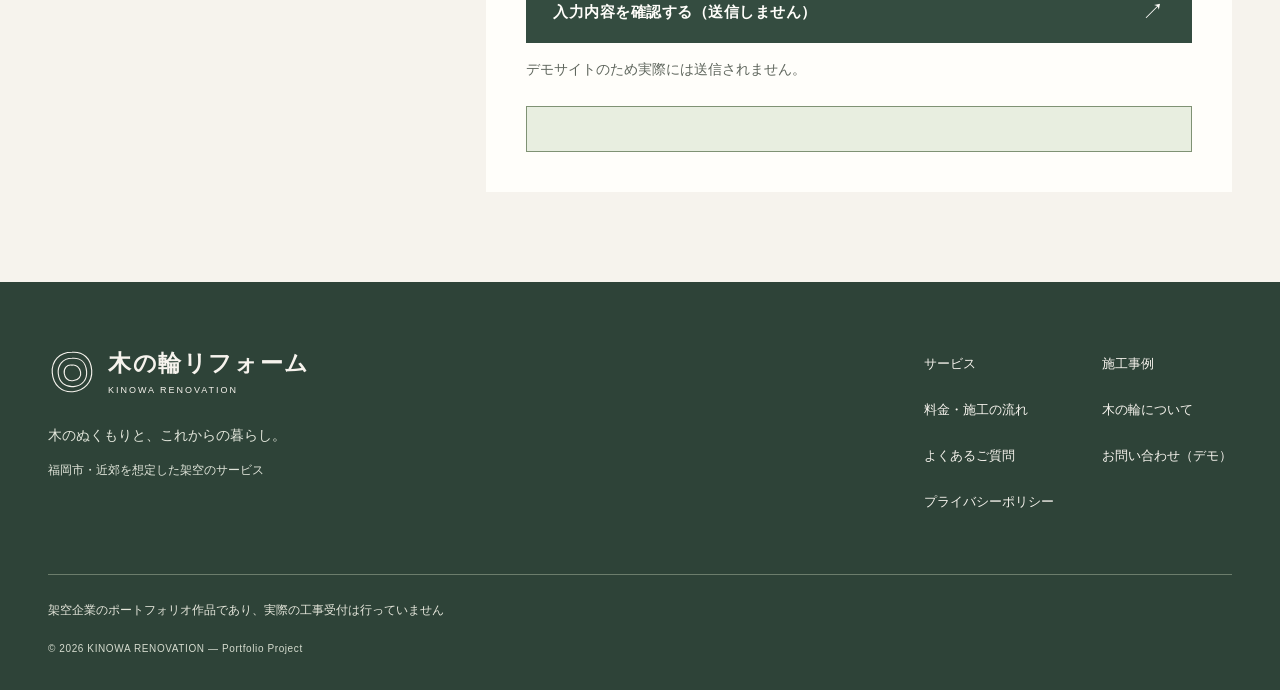
<file: docs/contact.html>
<!doctype html>
<html lang="ja">
  <head>
    <meta charset="utf-8">
    <meta name="viewport" content="width=device-width, initial-scale=1">
    <meta name="robots" content="noindex, nofollow">
    <meta name="description" content="実際には送信されないお問い合わせデモ。氏名・メール・希望する工事内容などの入力チェックを体験できます。個人情報は保存しません。">
    <meta name="theme-color" content="#344C40">
    <title>無料相談・お問い合わせ（デモ）｜木の輪リフォーム【架空サイト】</title>
    <link rel="icon" type="image/svg+xml" href="assets/images/favicon.svg">
    <link rel="stylesheet" href="assets/css/style.css">
    <script src="assets/js/main.js" defer>
    </script>
  </head>
  <body>
    <a class="skip-link" href="#main">本文へスキップ</a>
    <div class="demo-banner">架空企業のポートフォリオサイトです。実際の工事受付は行っていません。</div>
    <header class="site-header">
      <div class="header-inner">
        <a class="brand" href="index.html" aria-label="木の輪リフォーム トップページ">
          <svg class="brand-mark" viewBox="0 0 56 56" aria-hidden="true">
            <path d="M28 5C13 5 4 15 5 29s11 23 24 22 23-11 22-25S41 4 28 5Z"/>
            <path d="M28 12c-11 0-17 8-16 18s8 16 18 15 16-8 15-18-7-16-17-15Z"/>
            <path d="M28 20c-6-1-10 4-9 10s5 9 11 8 9-5 8-10-5-9-10-8Z"/>
          </svg>
          <span>
            <span class="brand-name">木の輪リフォーム</span>
            <span class="brand-en">KINOWA RENOVATION</span>
          </span>
        </a>
        <button class="menu-toggle" type="button" aria-expanded="false" aria-controls="global-nav">
          <span class="menu-lines" aria-hidden="true">
          </span>
          <span class="menu-label">メニュー</span>
        </button>
        <a class="button mobile-contact" href="contact.html">無料相談を体験する（デモ）<span aria-hidden="true">&#8599;</span></a>
        <nav class="global-nav" id="global-nav" aria-label="メインナビゲーション">
          <a href="services.html">サービス</a>
          <a href="works.html">施工事例</a>
          <a href="pricing.html">料金・施工の流れ</a>
          <a href="about.html">木の輪について</a>
          <a href="faq.html">よくあるご質問</a>
          <a class="button button-small" href="contact.html">無料相談（デモ）<span aria-hidden="true">↗</span>
          </a>
        </nav>
      </div>
    </header>
    <main id="main" tabindex="-1">
      <div class="container breadcrumb">
        <a href="index.html">ホーム</a>
        <span aria-hidden="true">/</span>
        <span>住まいの「こうしたい」を、ここから。</span>
      </div>
      <section class="page-intro container">
        <span class="eyebrow">CONTACT — DEMO</span>
        <h1>住まいの「こうしたい」を、ここから。</h1>
        <p>このページは、無料相談フォームの入力体験用デモです。実際の個人情報を入力する必要はありません。</p>
      </section>
      <div class="container page-content contact-layout">
        <aside class="contact-aside">
          <span class="eyebrow">BEFORE YOU START</span>
          <h2>まずは、気軽に。<br>デモを体験してください。</h2>
          <p>相談内容がまとまっていなくても、という想定でつくったフォームです。</p>
          <p class="sample-note">デモサイトのため実際には送信されません。連絡・見積もり・工事の受付も行いません。</p>
          <p>入力内容は外部へ送信せず、Cookieやブラウザーの保存領域にも保存しません。</p>
          <p class="note">「木の輪 花子」「sample@example.com」など、架空の情報でお試しください。</p>
          <a class="text-link" href="faq.html">よくあるご質問<span aria-hidden="true">↗</span>
          </a>
        </aside>
        <form class="contact-form" id="contact-form" novalidate autocomplete="off">
          <noscript>
            <p class="noscript-note">JavaScriptが無効のため、フォームの入力チェックは利用できません。送信は行われません。</p>
          </noscript>
          <fieldset id="contact-fields" disabled>
            <legend class="visually-hidden">お問い合わせ内容の入力（送信しないデモ）</legend>
            <div class="form-field">
              <label for="name">氏名<span class="required">必須</span>
              </label>
              <input id="name" type="text" required maxlength="80" aria-describedby="name-help name-error">
              <small class="field-help" id="name-help">例：木の輪 花子（架空の内容でお試しください）</small>
              <span class="field-error" id="name-error">
              </span>
            </div>
            <div class="form-field">
              <label for="email">メールアドレス<span class="required">必須</span>
              </label>
              <input id="email" type="email" required maxlength="254" inputmode="email" aria-describedby="email-help email-error">
              <small class="field-help" id="email-help">例：sample@example.com</small>
              <span class="field-error" id="email-error">
              </span>
            </div>
            <div class="form-field">
              <label for="phone">電話番号<span class="optional">任意</span>
              </label>
              <input id="phone" type="tel"  maxlength="30" inputmode="tel" aria-describedby="phone-help phone-error">
              <small class="field-help" id="phone-help">任意です。数字・ハイフン・括弧・空白で入力できます。</small>
              <span class="field-error" id="phone-error">
              </span>
            </div>
            <div class="form-field">
              <label for="service">希望する工事内容<span class="required">必須</span>
              </label>
              <select id="service" required aria-describedby="service-error">
                <option value="">選択してください</option>
                <option value="kitchen">キッチン</option>
                <option value="bath">浴室</option>
                <option value="toilet">トイレ</option>
                <option value="interior">内装</option>
                <option value="whole">全面リフォーム</option>
                <option value="undecided">まだ決まっていない・その他</option>
              </select>
              <span class="field-error" id="service-error">
              </span>
            </div>
            <div class="form-field">
              <label for="message">お問い合わせ内容<span class="required">必須</span>
              </label>
              <textarea id="message" rows="6" required maxlength="2000" aria-describedby="message-help message-error">
              </textarea>
              <small class="field-help" id="message-help">気になっていることやご希望を入力してください（2,000文字以内）。</small>
              <span class="field-error" id="message-error">
              </span>
            </div>
            <div class="form-field">
              <label class="consent-label" for="consent">
                <input id="consent" type="checkbox" required aria-describedby="consent-error">
                <span>
                  <a href="privacy.html" target="_blank" rel="noopener">プライバシーポリシー（新しいタブ）</a>を確認し、デモであり入力内容が送信・保存されないことに同意します。<span class="required">必須</span>
                </span>
              </label>
              <span class="field-error" id="consent-error">
              </span>
            </div>
            <div class="form-actions">
              <button class="button" type="submit" id="demo-submit" disabled>入力内容を確認する（送信しません）<span aria-hidden="true">↗</span>
              </button>
              <p class="note">デモサイトのため実際には送信されません。</p>
            </div>
          </fieldset>
          <div class="form-feedback" id="form-feedback" role="status" aria-live="polite" aria-atomic="true" tabindex="-1">
          </div>
        </form>
      </div>
    </main>
    <footer class="site-footer">
      <div class="container footer-top">
        <div>
          <a class="brand" href="index.html">
            <svg class="brand-mark" viewBox="0 0 56 56" aria-hidden="true">
              <path d="M28 5C13 5 4 15 5 29s11 23 24 22 23-11 22-25S41 4 28 5Z"/>
              <path d="M28 12c-11 0-17 8-16 18s8 16 18 15 16-8 15-18-7-16-17-15Z"/>
              <path d="M28 20c-6-1-10 4-9 10s5 9 11 8 9-5 8-10-5-9-10-8Z"/>
            </svg>
            <span>
              <span class="brand-name">木の輪リフォーム</span>
              <span class="brand-en">KINOWA RENOVATION</span>
            </span>
          </a>
          <p>木のぬくもりと、これからの暮らし。</p>
          <p class="footer-area">福岡市・近郊を想定した架空のサービス</p>
        </div>
        <nav class="footer-nav" aria-label="フッターナビゲーション">
          <a href="services.html">サービス</a>
          <a href="works.html">施工事例</a>
          <a href="pricing.html">料金・施工の流れ</a>
          <a href="about.html">木の輪について</a>
          <a href="faq.html">よくあるご質問</a>
          <a href="contact.html">お問い合わせ（デモ）</a>
          <a href="privacy.html">プライバシーポリシー</a>
        </nav>
      </div>
      <div class="container footer-bottom">
        <p>架空企業のポートフォリオ作品であり、実際の工事受付は行っていません</p>
        <small>© 2026 KINOWA RENOVATION — Portfolio Project</small>
      </div>
    </footer>
  </body>
</html>
</file>
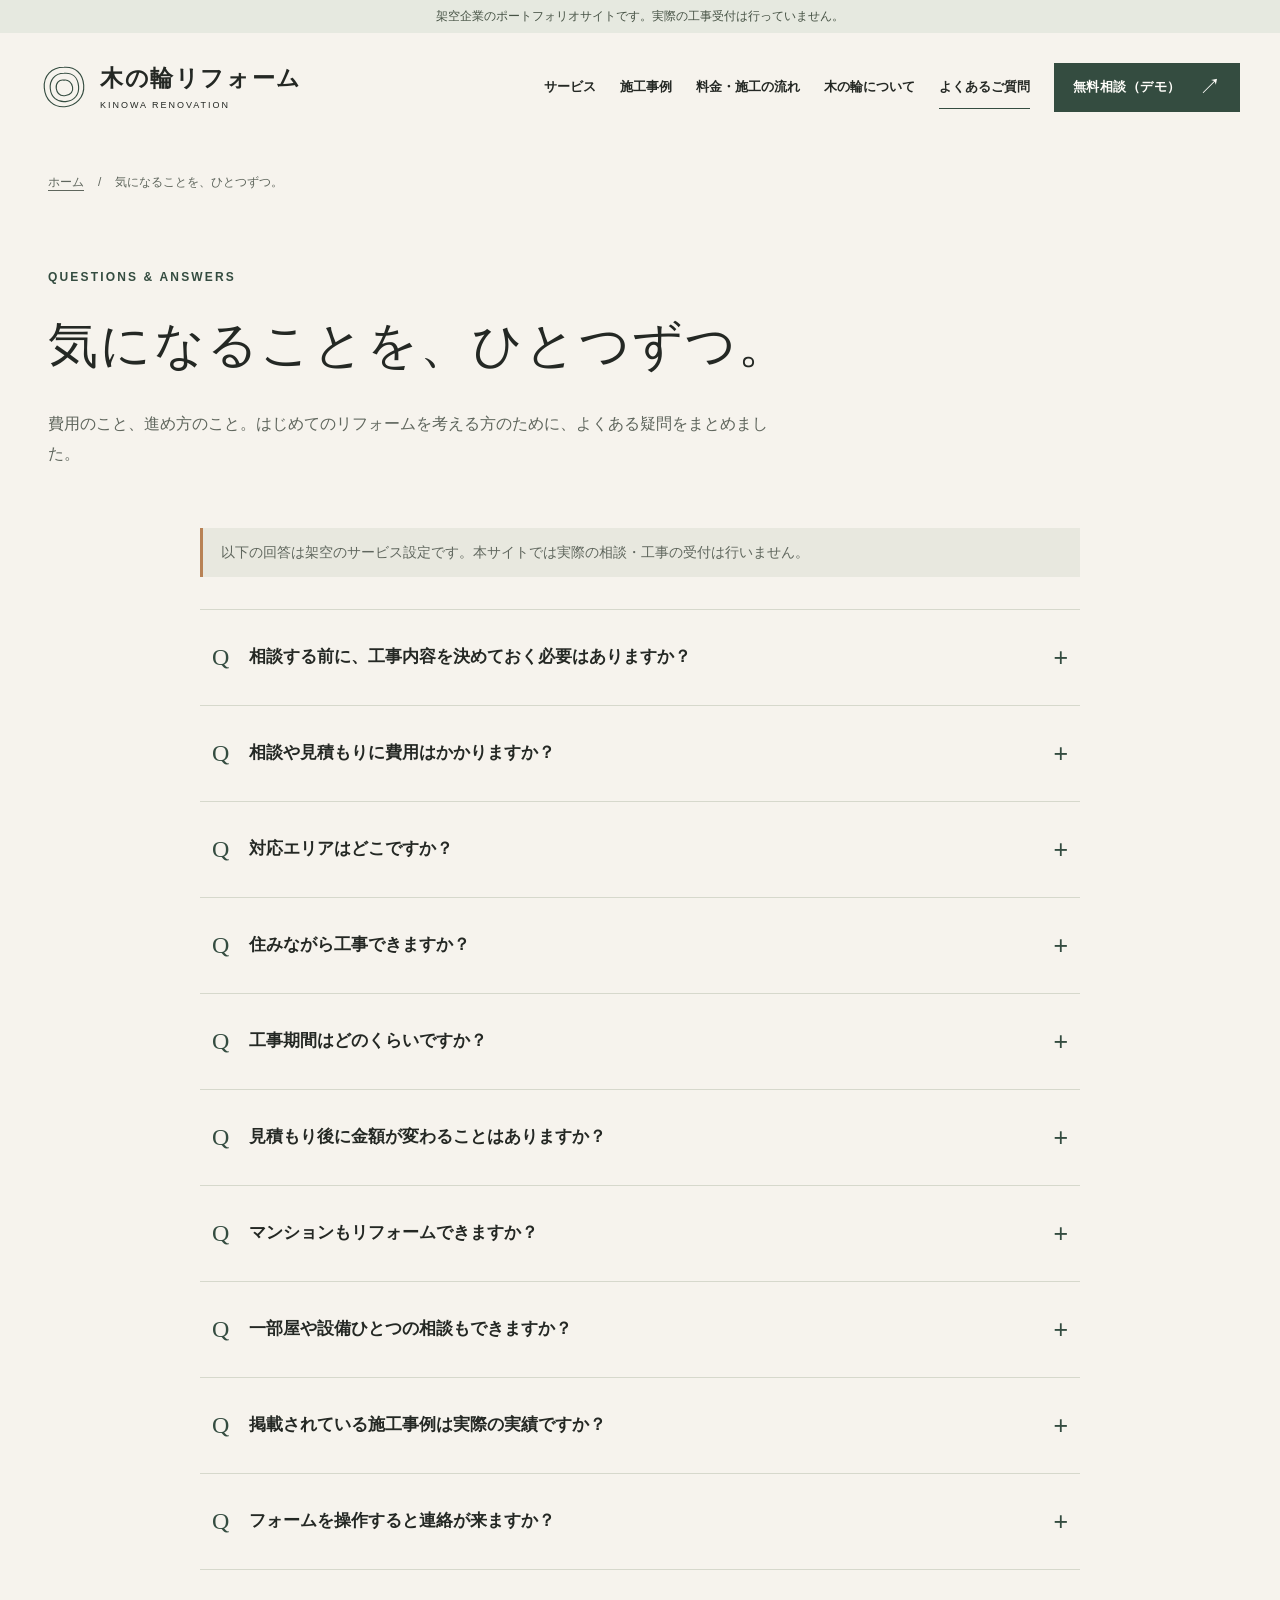
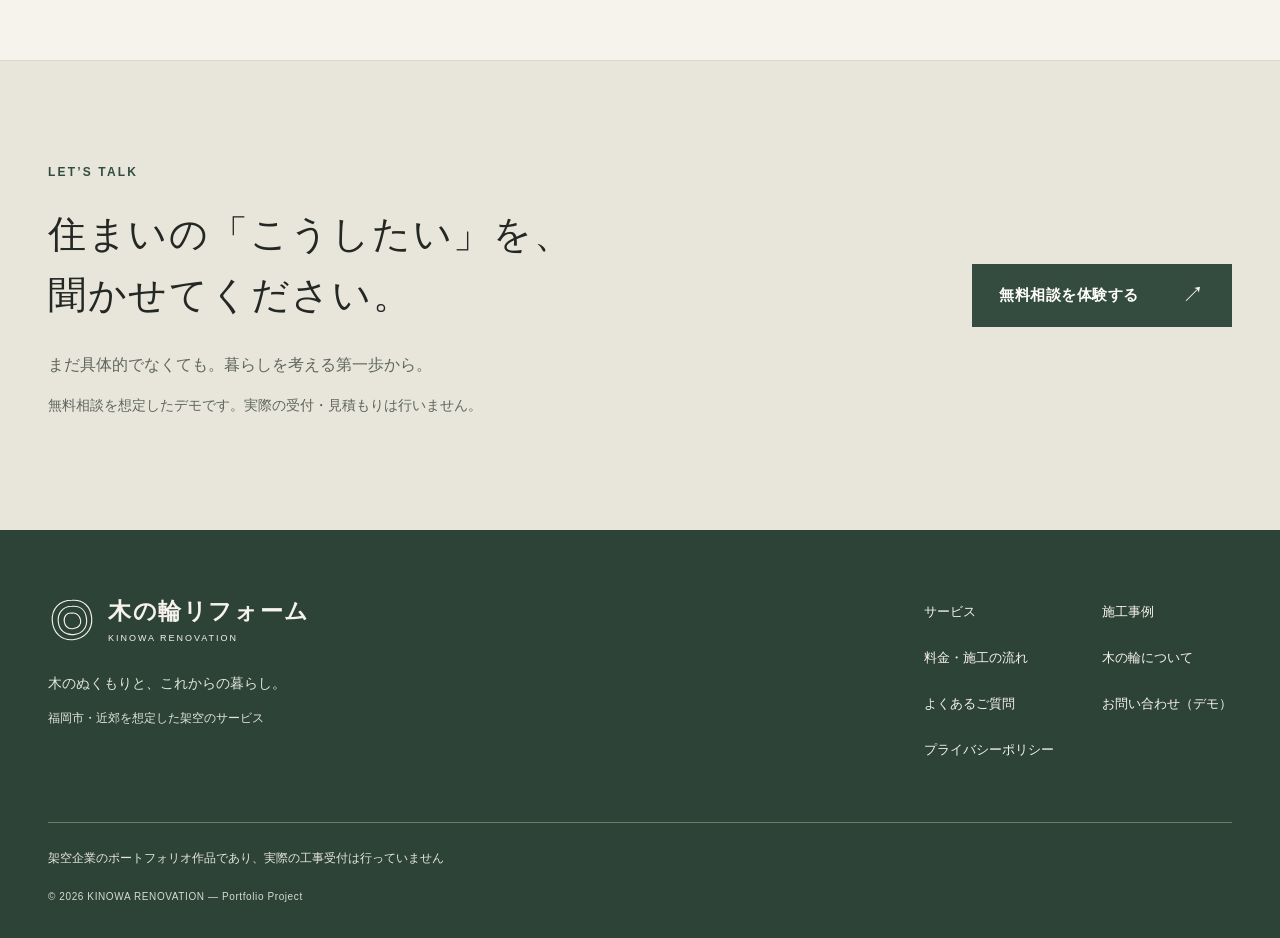
<file: docs/faq.html>
<!doctype html>
<html lang="ja">
  <head>
    <meta charset="utf-8">
    <meta name="viewport" content="width=device-width, initial-scale=1">
    <meta name="robots" content="noindex, nofollow">
    <meta name="description" content="相談・見積もり・工期・マンションの改修など、リフォームの疑問をまとめたFAQ。架空サイトとデモフォームの扱いもご案内します。">
    <meta name="theme-color" content="#344C40">
    <title>よくあるご質問｜木の輪リフォーム【架空サイト】</title>
    <link rel="icon" type="image/svg+xml" href="assets/images/favicon.svg">
    <link rel="stylesheet" href="assets/css/style.css">
    <script src="assets/js/main.js" defer>
    </script>
  </head>
  <body>
    <a class="skip-link" href="#main">本文へスキップ</a>
    <div class="demo-banner">架空企業のポートフォリオサイトです。実際の工事受付は行っていません。</div>
    <header class="site-header">
      <div class="header-inner">
        <a class="brand" href="index.html" aria-label="木の輪リフォーム トップページ">
          <svg class="brand-mark" viewBox="0 0 56 56" aria-hidden="true">
            <path d="M28 5C13 5 4 15 5 29s11 23 24 22 23-11 22-25S41 4 28 5Z"/>
            <path d="M28 12c-11 0-17 8-16 18s8 16 18 15 16-8 15-18-7-16-17-15Z"/>
            <path d="M28 20c-6-1-10 4-9 10s5 9 11 8 9-5 8-10-5-9-10-8Z"/>
          </svg>
          <span>
            <span class="brand-name">木の輪リフォーム</span>
            <span class="brand-en">KINOWA RENOVATION</span>
          </span>
        </a>
        <button class="menu-toggle" type="button" aria-expanded="false" aria-controls="global-nav">
          <span class="menu-lines" aria-hidden="true">
          </span>
          <span class="menu-label">メニュー</span>
        </button>
        <a class="button mobile-contact" href="contact.html">無料相談を体験する（デモ）<span aria-hidden="true">&#8599;</span></a>
        <nav class="global-nav" id="global-nav" aria-label="メインナビゲーション">
          <a href="services.html">サービス</a>
          <a href="works.html">施工事例</a>
          <a href="pricing.html">料金・施工の流れ</a>
          <a href="about.html">木の輪について</a>
          <a href="faq.html" aria-current="page">よくあるご質問</a>
          <a class="button button-small" href="contact.html">無料相談（デモ）<span aria-hidden="true">↗</span>
          </a>
        </nav>
      </div>
    </header>
    <main id="main" tabindex="-1">
      <div class="container breadcrumb">
        <a href="index.html">ホーム</a>
        <span aria-hidden="true">/</span>
        <span>気になることを、ひとつずつ。</span>
      </div>
      <section class="page-intro container">
        <span class="eyebrow">QUESTIONS & ANSWERS</span>
        <h1>気になることを、ひとつずつ。</h1>
        <p>費用のこと、進め方のこと。はじめてのリフォームを考える方のために、よくある疑問をまとめました。</p>
      </section>
      <div class="container page-content">
        <div class="faq-layout">
          <p class="sample-note faq-note">以下の回答は架空のサービス設定です。本サイトでは実際の相談・工事の受付は行いません。</p>
          <details class="faq-item">
            <summary>相談する前に、工事内容を決めておく必要はありますか？</summary>
            <div class="faq-answer">
              <p>気になっていることや、暮らしの希望だけでも整理のきっかけになります。本サイトでは実際の相談受付は行っていません。</p>
            </div>
          </details>
          <details class="faq-item">
            <summary>相談や見積もりに費用はかかりますか？</summary>
            <div class="faq-answer">
              <p>この架空のサービス設定では、初回相談と見積もりは無料です。デモフォームから費用が発生することはありません。</p>
            </div>
          </details>
          <details class="faq-item">
            <summary>対応エリアはどこですか？</summary>
            <div class="faq-answer">
              <p>福岡市と近郊を想定しています。実際の営業拠点や訪問サービスはありません。</p>
            </div>
          </details>
          <details class="faq-item">
            <summary>住みながら工事できますか？</summary>
            <div class="faq-answer">
              <p>工事の範囲によって異なります。水回りが使えない期間や、音・ほこりへの対策を事前に確認する想定です。</p>
            </div>
          </details>
          <details class="faq-item">
            <summary>工事期間はどのくらいですか？</summary>
            <div class="faq-answer">
              <p>設備交換と全面リフォームでは大きく異なります。各事例に記載した工期は架空の目安であり、日程を保証するものではありません。</p>
            </div>
          </details>
          <details class="faq-item">
            <summary>見積もり後に金額が変わることはありますか？</summary>
            <div class="faq-answer">
              <p>仕様変更や、解体後に見つかる補修箇所がある場合は変わることがあります。変更内容と費用を確認してから進めることが大切です。</p>
            </div>
          </details>
          <details class="faq-item">
            <summary>マンションもリフォームできますか？</summary>
            <div class="faq-answer">
              <p>建物の管理規約により、工事時間、床材、設備の移設などに制限があります。計画前の確認が必要です。</p>
            </div>
          </details>
          <details class="faq-item">
            <summary>一部屋や設備ひとつの相談もできますか？</summary>
            <div class="faq-answer">
              <p>部分的な改修も扱うサービス設定です。今回の作品では、キッチン・浴室・トイレ・内装の例を掲載しています。</p>
            </div>
          </details>
          <details class="faq-item">
            <summary>掲載されている施工事例は実際の実績ですか？</summary>
            <div class="faq-answer">
              <p>すべてポートフォリオ用の架空の事例です。写真・工事内容・費用・工期は、実際の施工実績を示すものではありません。</p>
            </div>
          </details>
          <details class="faq-item">
            <summary>フォームを操作すると連絡が来ますか？</summary>
            <div class="faq-answer">
              <p>連絡は来ません。入力チェックを体験するためのデモであり、内容は外部へ送信されません。</p>
            </div>
          </details>
        </div>
      </div>
      <section class="consultation section" aria-labelledby="consult-title">
        <div class="container consultation-inner">
          <div>
            <span class="eyebrow">LET’S TALK</span>
            <h2 id="consult-title">住まいの「こうしたい」を、<br>聞かせてください。</h2>
            <p>まだ具体的でなくても。暮らしを考える第一歩から。</p>
            <p class="note">無料相談を想定したデモです。実際の受付・見積もりは行いません。</p>
          </div>
          <a class="button" href="contact.html">無料相談を体験する<span aria-hidden="true">↗</span>
          </a>
        </div>
      </section>
    </main>
    <footer class="site-footer">
      <div class="container footer-top">
        <div>
          <a class="brand" href="index.html">
            <svg class="brand-mark" viewBox="0 0 56 56" aria-hidden="true">
              <path d="M28 5C13 5 4 15 5 29s11 23 24 22 23-11 22-25S41 4 28 5Z"/>
              <path d="M28 12c-11 0-17 8-16 18s8 16 18 15 16-8 15-18-7-16-17-15Z"/>
              <path d="M28 20c-6-1-10 4-9 10s5 9 11 8 9-5 8-10-5-9-10-8Z"/>
            </svg>
            <span>
              <span class="brand-name">木の輪リフォーム</span>
              <span class="brand-en">KINOWA RENOVATION</span>
            </span>
          </a>
          <p>木のぬくもりと、これからの暮らし。</p>
          <p class="footer-area">福岡市・近郊を想定した架空のサービス</p>
        </div>
        <nav class="footer-nav" aria-label="フッターナビゲーション">
          <a href="services.html">サービス</a>
          <a href="works.html">施工事例</a>
          <a href="pricing.html">料金・施工の流れ</a>
          <a href="about.html">木の輪について</a>
          <a href="faq.html">よくあるご質問</a>
          <a href="contact.html">お問い合わせ（デモ）</a>
          <a href="privacy.html">プライバシーポリシー</a>
        </nav>
      </div>
      <div class="container footer-bottom">
        <p>架空企業のポートフォリオ作品であり、実際の工事受付は行っていません</p>
        <small>© 2026 KINOWA RENOVATION — Portfolio Project</small>
      </div>
    </footer>
  </body>
</html>
</file>
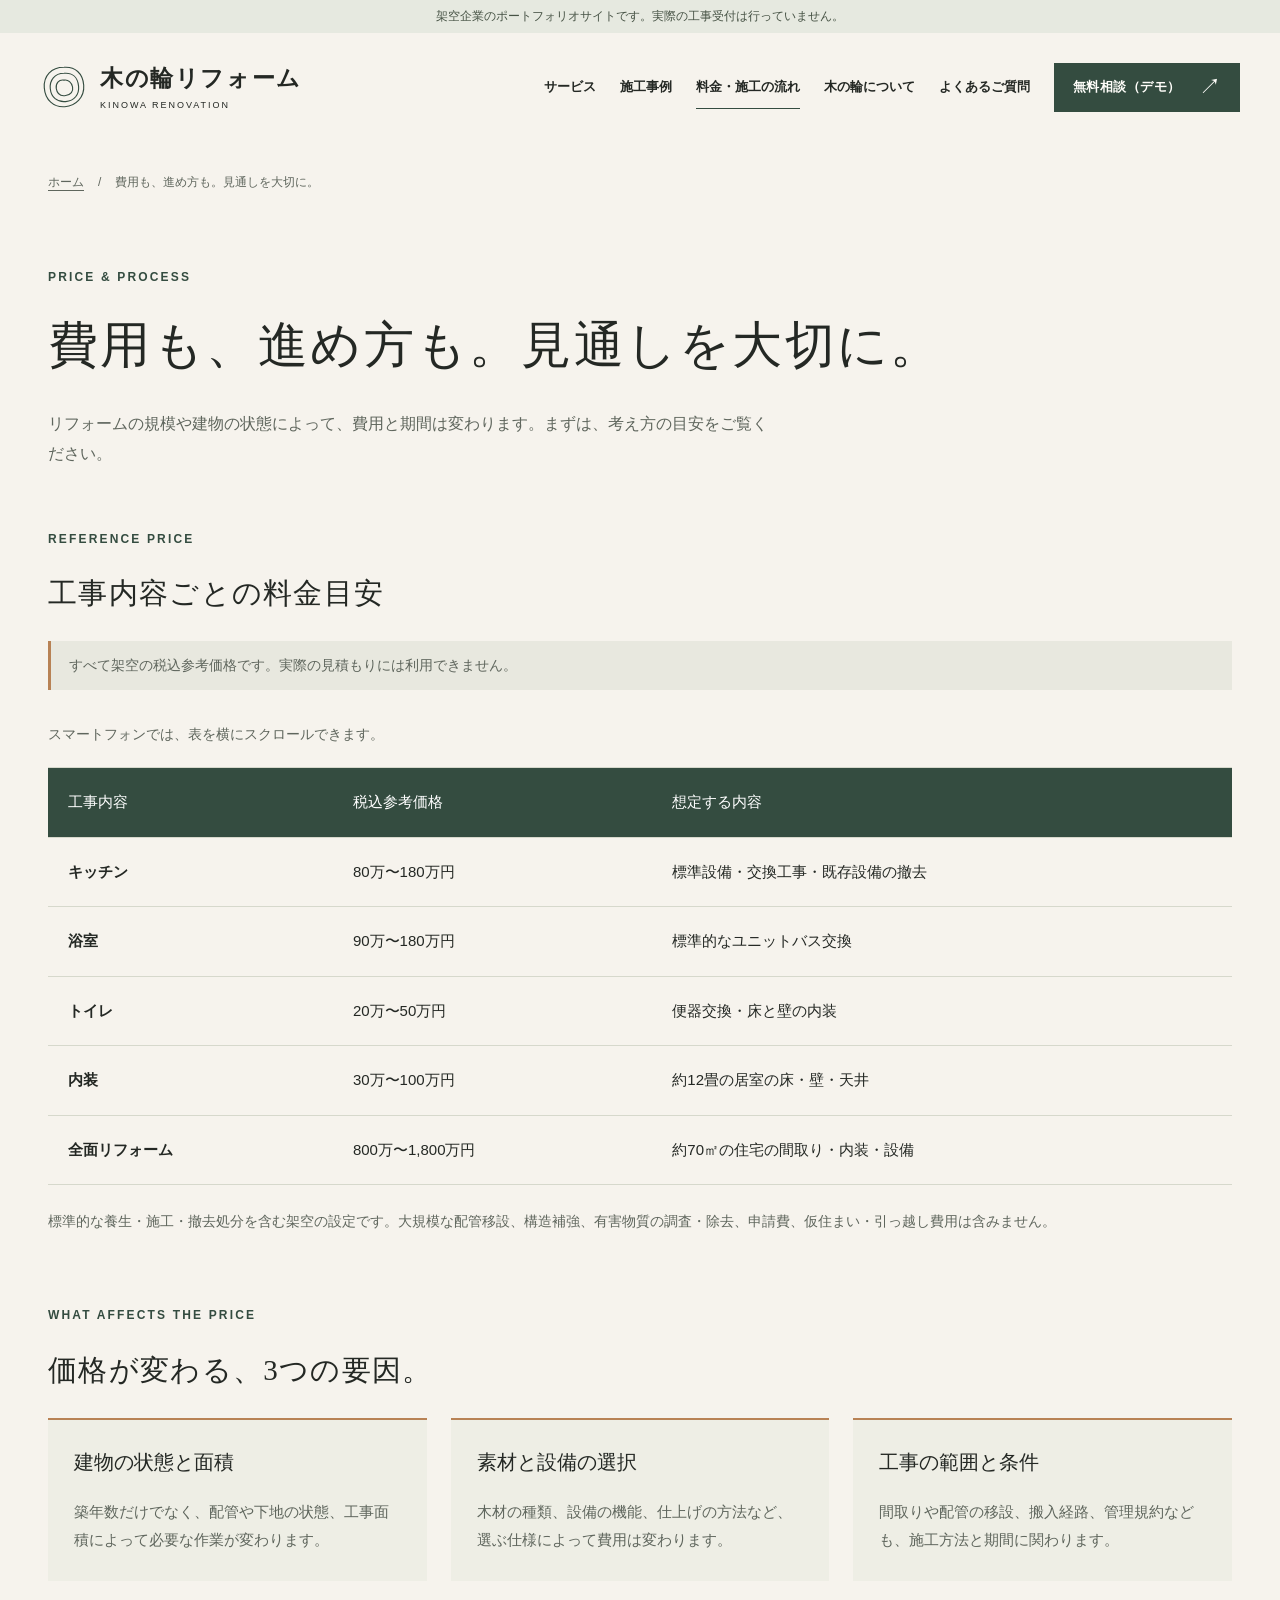
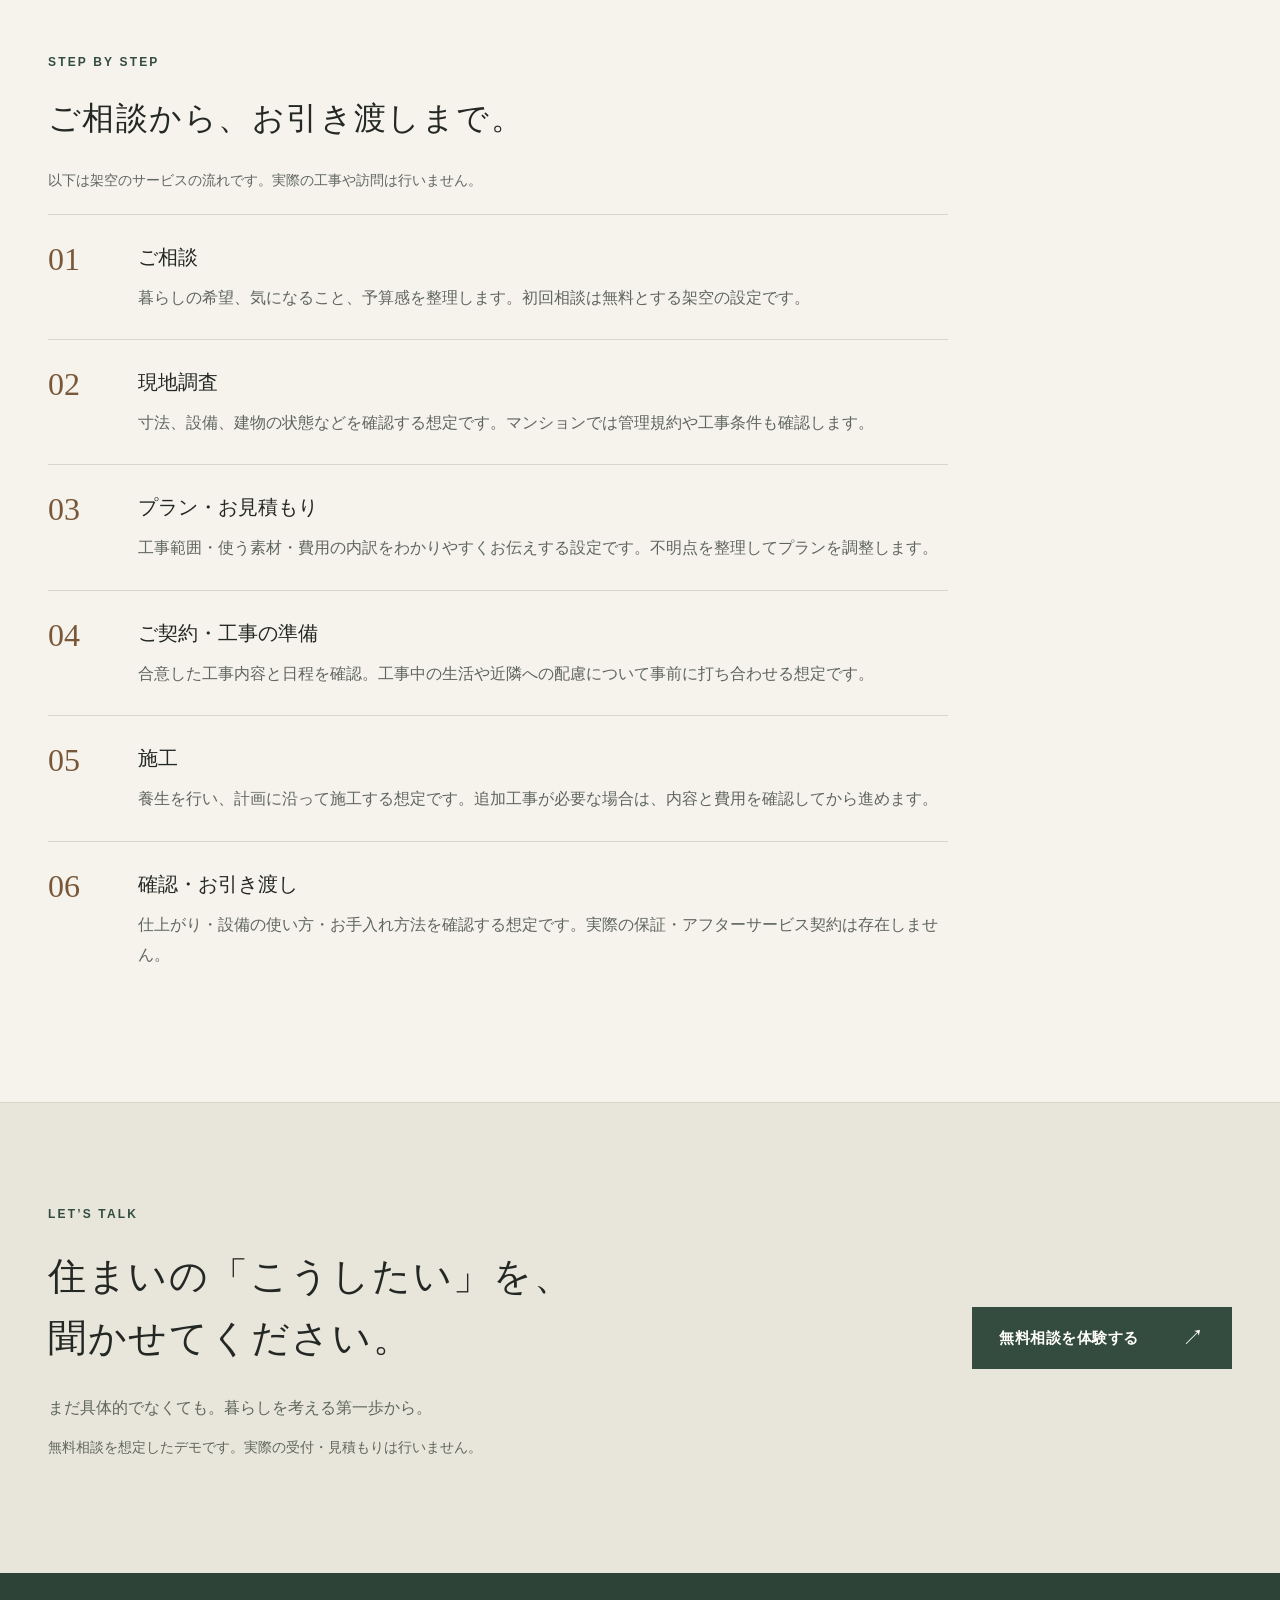
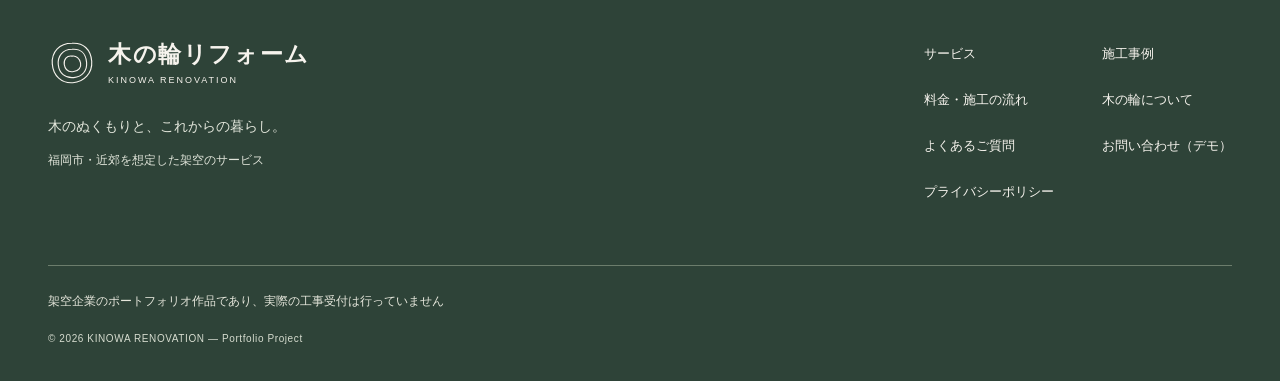
<file: docs/pricing.html>
<!doctype html>
<html lang="ja">
  <head>
    <meta charset="utf-8">
    <meta name="viewport" content="width=device-width, initial-scale=1">
    <meta name="robots" content="noindex, nofollow">
    <meta name="description" content="リフォーム内容別の税込参考料金、価格が変わる要因、ご相談からお引き渡しまでを解説する架空のサンプルです。">
    <meta name="theme-color" content="#344C40">
    <title>料金・施工の流れ｜木の輪リフォーム【架空サイト】</title>
    <link rel="icon" type="image/svg+xml" href="assets/images/favicon.svg">
    <link rel="stylesheet" href="assets/css/style.css">
    <script src="assets/js/main.js" defer>
    </script>
  </head>
  <body>
    <a class="skip-link" href="#main">本文へスキップ</a>
    <div class="demo-banner">架空企業のポートフォリオサイトです。実際の工事受付は行っていません。</div>
    <header class="site-header">
      <div class="header-inner">
        <a class="brand" href="index.html" aria-label="木の輪リフォーム トップページ">
          <svg class="brand-mark" viewBox="0 0 56 56" aria-hidden="true">
            <path d="M28 5C13 5 4 15 5 29s11 23 24 22 23-11 22-25S41 4 28 5Z"/>
            <path d="M28 12c-11 0-17 8-16 18s8 16 18 15 16-8 15-18-7-16-17-15Z"/>
            <path d="M28 20c-6-1-10 4-9 10s5 9 11 8 9-5 8-10-5-9-10-8Z"/>
          </svg>
          <span>
            <span class="brand-name">木の輪リフォーム</span>
            <span class="brand-en">KINOWA RENOVATION</span>
          </span>
        </a>
        <button class="menu-toggle" type="button" aria-expanded="false" aria-controls="global-nav">
          <span class="menu-lines" aria-hidden="true">
          </span>
          <span class="menu-label">メニュー</span>
        </button>
        <a class="button mobile-contact" href="contact.html">無料相談を体験する（デモ）<span aria-hidden="true">&#8599;</span></a>
        <nav class="global-nav" id="global-nav" aria-label="メインナビゲーション">
          <a href="services.html">サービス</a>
          <a href="works.html">施工事例</a>
          <a href="pricing.html" aria-current="page">料金・施工の流れ</a>
          <a href="about.html">木の輪について</a>
          <a href="faq.html">よくあるご質問</a>
          <a class="button button-small" href="contact.html">無料相談（デモ）<span aria-hidden="true">↗</span>
          </a>
        </nav>
      </div>
    </header>
    <main id="main" tabindex="-1">
      <div class="container breadcrumb">
        <a href="index.html">ホーム</a>
        <span aria-hidden="true">/</span>
        <span>費用も、進め方も。見通しを大切に。</span>
      </div>
      <section class="page-intro container">
        <span class="eyebrow">PRICE & PROCESS</span>
        <h1>費用も、進め方も。見通しを大切に。</h1>
        <p>リフォームの規模や建物の状態によって、費用と期間は変わります。まずは、考え方の目安をご覧ください。</p>
      </section>
      <div class="container page-content">
        <section class="content-block">
          <div class="section-heading">
            <span class="eyebrow">REFERENCE PRICE</span>
            <h2>工事内容ごとの料金目安</h2>
          </div>
          <p class="sample-note">すべて架空の税込参考価格です。実際の見積もりには利用できません。</p>
          <p class="note">スマートフォンでは、表を横にスクロールできます。</p>
          <div class="table-wrap" role="region" aria-label="工事内容別の税込参考価格表（横スクロール可能）" tabindex="0">
            <table>
              <caption class="visually-hidden">工事内容別の架空の税込参考価格と想定する内容</caption>
              <thead>
                <tr>
                  <th scope="col">工事内容</th>
                  <th scope="col">税込参考価格</th>
                  <th scope="col">想定する内容</th>
                </tr>
              </thead>
              <tbody>
                <tr>
                  <th scope="row">キッチン</th>
                  <td>80万〜180万円</td>
                  <td>標準設備・交換工事・既存設備の撤去</td>
                </tr>
                <tr>
                  <th scope="row">浴室</th>
                  <td>90万〜180万円</td>
                  <td>標準的なユニットバス交換</td>
                </tr>
                <tr>
                  <th scope="row">トイレ</th>
                  <td>20万〜50万円</td>
                  <td>便器交換・床と壁の内装</td>
                </tr>
                <tr>
                  <th scope="row">内装</th>
                  <td>30万〜100万円</td>
                  <td>約12畳の居室の床・壁・天井</td>
                </tr>
                <tr>
                  <th scope="row">全面リフォーム</th>
                  <td>800万〜1,800万円</td>
                  <td>約70㎡の住宅の間取り・内装・設備</td>
                </tr>
              </tbody>
            </table>
          </div>
          <p class="note pricing-note">標準的な養生・施工・撤去処分を含む架空の設定です。大規模な配管移設、構造補強、有害物質の調査・除去、申請費、仮住まい・引っ越し費用は含みません。</p>
        </section>
        <section class="content-block">
          <div class="section-heading">
            <span class="eyebrow">WHAT AFFECTS THE PRICE</span>
            <h2>価格が変わる、3つの要因。</h2>
          </div>
          <div class="factor-grid">
            <article>
              <h3>建物の状態と面積</h3>
              <p>築年数だけでなく、配管や下地の状態、工事面積によって必要な作業が変わります。</p>
            </article>
            <article>
              <h3>素材と設備の選択</h3>
              <p>木材の種類、設備の機能、仕上げの方法など、選ぶ仕様によって費用は変わります。</p>
            </article>
            <article>
              <h3>工事の範囲と条件</h3>
              <p>間取りや配管の移設、搬入経路、管理規約なども、施工方法と期間に関わります。</p>
            </article>
          </div>
        </section>
        <section>
          <div class="section-heading">
            <span class="eyebrow">STEP BY STEP</span>
            <h2>ご相談から、お引き渡しまで。</h2>
          </div>
          <p class="note">以下は架空のサービスの流れです。実際の工事や訪問は行いません。</p>
          <ol class="timeline">
            <li>
              <span class="step-number" aria-hidden="true">01</span>
              <div>
                <h3>ご相談</h3>
                <p>暮らしの希望、気になること、予算感を整理します。初回相談は無料とする架空の設定です。</p>
              </div>
            </li>
            <li>
              <span class="step-number" aria-hidden="true">02</span>
              <div>
                <h3>現地調査</h3>
                <p>寸法、設備、建物の状態などを確認する想定です。マンションでは管理規約や工事条件も確認します。</p>
              </div>
            </li>
            <li>
              <span class="step-number" aria-hidden="true">03</span>
              <div>
                <h3>プラン・お見積もり</h3>
                <p>工事範囲・使う素材・費用の内訳をわかりやすくお伝えする設定です。不明点を整理してプランを調整します。</p>
              </div>
            </li>
            <li>
              <span class="step-number" aria-hidden="true">04</span>
              <div>
                <h3>ご契約・工事の準備</h3>
                <p>合意した工事内容と日程を確認。工事中の生活や近隣への配慮について事前に打ち合わせる想定です。</p>
              </div>
            </li>
            <li>
              <span class="step-number" aria-hidden="true">05</span>
              <div>
                <h3>施工</h3>
                <p>養生を行い、計画に沿って施工する想定です。追加工事が必要な場合は、内容と費用を確認してから進めます。</p>
              </div>
            </li>
            <li>
              <span class="step-number" aria-hidden="true">06</span>
              <div>
                <h3>確認・お引き渡し</h3>
                <p>仕上がり・設備の使い方・お手入れ方法を確認する想定です。実際の保証・アフターサービス契約は存在しません。</p>
              </div>
            </li>
          </ol>
        </section>
      </div>
      <section class="consultation section" aria-labelledby="consult-title">
        <div class="container consultation-inner">
          <div>
            <span class="eyebrow">LET’S TALK</span>
            <h2 id="consult-title">住まいの「こうしたい」を、<br>聞かせてください。</h2>
            <p>まだ具体的でなくても。暮らしを考える第一歩から。</p>
            <p class="note">無料相談を想定したデモです。実際の受付・見積もりは行いません。</p>
          </div>
          <a class="button" href="contact.html">無料相談を体験する<span aria-hidden="true">↗</span>
          </a>
        </div>
      </section>
    </main>
    <footer class="site-footer">
      <div class="container footer-top">
        <div>
          <a class="brand" href="index.html">
            <svg class="brand-mark" viewBox="0 0 56 56" aria-hidden="true">
              <path d="M28 5C13 5 4 15 5 29s11 23 24 22 23-11 22-25S41 4 28 5Z"/>
              <path d="M28 12c-11 0-17 8-16 18s8 16 18 15 16-8 15-18-7-16-17-15Z"/>
              <path d="M28 20c-6-1-10 4-9 10s5 9 11 8 9-5 8-10-5-9-10-8Z"/>
            </svg>
            <span>
              <span class="brand-name">木の輪リフォーム</span>
              <span class="brand-en">KINOWA RENOVATION</span>
            </span>
          </a>
          <p>木のぬくもりと、これからの暮らし。</p>
          <p class="footer-area">福岡市・近郊を想定した架空のサービス</p>
        </div>
        <nav class="footer-nav" aria-label="フッターナビゲーション">
          <a href="services.html">サービス</a>
          <a href="works.html">施工事例</a>
          <a href="pricing.html">料金・施工の流れ</a>
          <a href="about.html">木の輪について</a>
          <a href="faq.html">よくあるご質問</a>
          <a href="contact.html">お問い合わせ（デモ）</a>
          <a href="privacy.html">プライバシーポリシー</a>
        </nav>
      </div>
      <div class="container footer-bottom">
        <p>架空企業のポートフォリオ作品であり、実際の工事受付は行っていません</p>
        <small>© 2026 KINOWA RENOVATION — Portfolio Project</small>
      </div>
    </footer>
  </body>
</html>
</file>
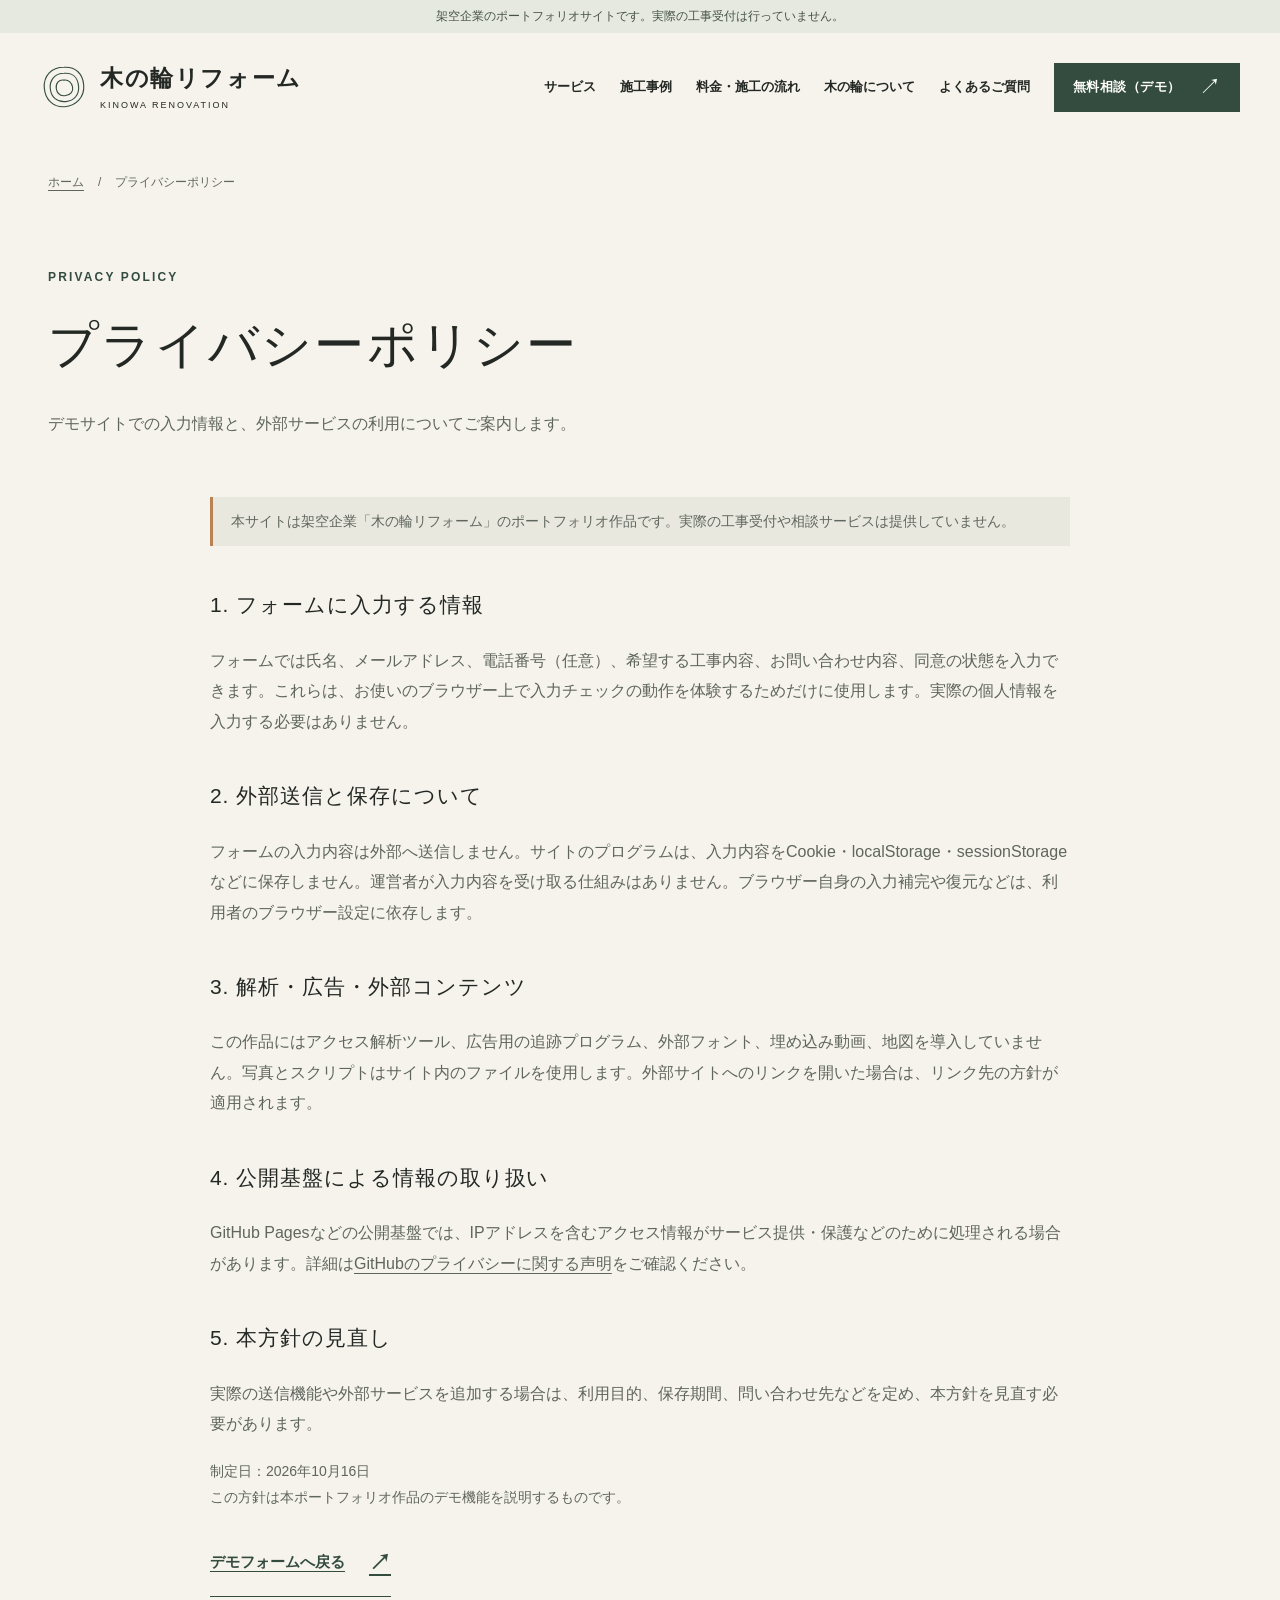
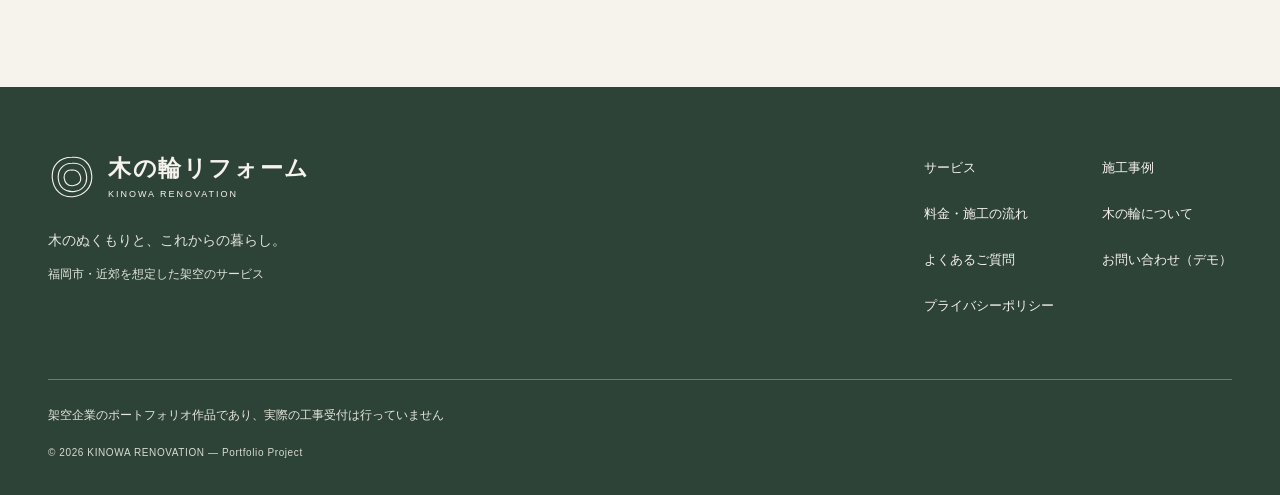
<file: docs/privacy.html>
<!doctype html>
<html lang="ja">
  <head>
    <meta charset="utf-8">
    <meta name="viewport" content="width=device-width, initial-scale=1">
    <meta name="robots" content="noindex, nofollow">
    <meta name="description" content="架空企業のポートフォリオサイトにおける入力情報の取り扱い。フォームの外部送信・保存を行わないデモの方針をご案内します。">
    <meta name="theme-color" content="#344C40">
    <title>プライバシーポリシー｜木の輪リフォーム【架空サイト】</title>
    <link rel="icon" type="image/svg+xml" href="assets/images/favicon.svg">
    <link rel="stylesheet" href="assets/css/style.css">
    <script src="assets/js/main.js" defer>
    </script>
  </head>
  <body>
    <a class="skip-link" href="#main">本文へスキップ</a>
    <div class="demo-banner">架空企業のポートフォリオサイトです。実際の工事受付は行っていません。</div>
    <header class="site-header">
      <div class="header-inner">
        <a class="brand" href="index.html" aria-label="木の輪リフォーム トップページ">
          <svg class="brand-mark" viewBox="0 0 56 56" aria-hidden="true">
            <path d="M28 5C13 5 4 15 5 29s11 23 24 22 23-11 22-25S41 4 28 5Z"/>
            <path d="M28 12c-11 0-17 8-16 18s8 16 18 15 16-8 15-18-7-16-17-15Z"/>
            <path d="M28 20c-6-1-10 4-9 10s5 9 11 8 9-5 8-10-5-9-10-8Z"/>
          </svg>
          <span>
            <span class="brand-name">木の輪リフォーム</span>
            <span class="brand-en">KINOWA RENOVATION</span>
          </span>
        </a>
        <button class="menu-toggle" type="button" aria-expanded="false" aria-controls="global-nav">
          <span class="menu-lines" aria-hidden="true">
          </span>
          <span class="menu-label">メニュー</span>
        </button>
        <a class="button mobile-contact" href="contact.html">無料相談を体験する（デモ）<span aria-hidden="true">&#8599;</span></a>
        <nav class="global-nav" id="global-nav" aria-label="メインナビゲーション">
          <a href="services.html">サービス</a>
          <a href="works.html">施工事例</a>
          <a href="pricing.html">料金・施工の流れ</a>
          <a href="about.html">木の輪について</a>
          <a href="faq.html">よくあるご質問</a>
          <a class="button button-small" href="contact.html">無料相談（デモ）<span aria-hidden="true">↗</span>
          </a>
        </nav>
      </div>
    </header>
    <main id="main" tabindex="-1">
      <div class="container breadcrumb">
        <a href="index.html">ホーム</a>
        <span aria-hidden="true">/</span>
        <span>プライバシーポリシー</span>
      </div>
      <section class="page-intro container">
        <span class="eyebrow">PRIVACY POLICY</span>
        <h1>プライバシーポリシー</h1>
        <p>デモサイトでの入力情報と、外部サービスの利用についてご案内します。</p>
      </section>
      <article class="container page-content privacy-body">
        <p class="sample-note">本サイトは架空企業「木の輪リフォーム」のポートフォリオ作品です。実際の工事受付や相談サービスは提供していません。</p>
        <h2>1. フォームに入力する情報</h2>
        <p>フォームでは氏名、メールアドレス、電話番号（任意）、希望する工事内容、お問い合わせ内容、同意の状態を入力できます。これらは、お使いのブラウザー上で入力チェックの動作を体験するためだけに使用します。実際の個人情報を入力する必要はありません。</p>
        <h2>2. 外部送信と保存について</h2>
        <p>フォームの入力内容は外部へ送信しません。サイトのプログラムは、入力内容をCookie・localStorage・sessionStorageなどに保存しません。運営者が入力内容を受け取る仕組みはありません。ブラウザー自身の入力補完や復元などは、利用者のブラウザー設定に依存します。</p>
        <h2>3. 解析・広告・外部コンテンツ</h2>
        <p>この作品にはアクセス解析ツール、広告用の追跡プログラム、外部フォント、埋め込み動画、地図を導入していません。写真とスクリプトはサイト内のファイルを使用します。外部サイトへのリンクを開いた場合は、リンク先の方針が適用されます。</p>
        <h2>4. 公開基盤による情報の取り扱い</h2>
        <p>GitHub Pagesなどの公開基盤では、IPアドレスを含むアクセス情報がサービス提供・保護などのために処理される場合があります。詳細は<a href="https://docs.github.com/en/site-policy/privacy-policies/github-general-privacy-statement">GitHubのプライバシーに関する声明</a>をご確認ください。</p>
        <h2>5. 本方針の見直し</h2>
        <p>実際の送信機能や外部サービスを追加する場合は、利用目的、保存期間、問い合わせ先などを定め、本方針を見直す必要があります。</p>
        <p class="note">制定日：2026年10月16日<br>この方針は本ポートフォリオ作品のデモ機能を説明するものです。</p>
        <a class="text-link" href="contact.html">デモフォームへ戻る<span aria-hidden="true">↗</span>
        </a>
      </article>
    </main>
    <footer class="site-footer">
      <div class="container footer-top">
        <div>
          <a class="brand" href="index.html">
            <svg class="brand-mark" viewBox="0 0 56 56" aria-hidden="true">
              <path d="M28 5C13 5 4 15 5 29s11 23 24 22 23-11 22-25S41 4 28 5Z"/>
              <path d="M28 12c-11 0-17 8-16 18s8 16 18 15 16-8 15-18-7-16-17-15Z"/>
              <path d="M28 20c-6-1-10 4-9 10s5 9 11 8 9-5 8-10-5-9-10-8Z"/>
            </svg>
            <span>
              <span class="brand-name">木の輪リフォーム</span>
              <span class="brand-en">KINOWA RENOVATION</span>
            </span>
          </a>
          <p>木のぬくもりと、これからの暮らし。</p>
          <p class="footer-area">福岡市・近郊を想定した架空のサービス</p>
        </div>
        <nav class="footer-nav" aria-label="フッターナビゲーション">
          <a href="services.html">サービス</a>
          <a href="works.html">施工事例</a>
          <a href="pricing.html">料金・施工の流れ</a>
          <a href="about.html">木の輪について</a>
          <a href="faq.html">よくあるご質問</a>
          <a href="contact.html">お問い合わせ（デモ）</a>
          <a href="privacy.html">プライバシーポリシー</a>
        </nav>
      </div>
      <div class="container footer-bottom">
        <p>架空企業のポートフォリオ作品であり、実際の工事受付は行っていません</p>
        <small>© 2026 KINOWA RENOVATION — Portfolio Project</small>
      </div>
    </footer>
  </body>
</html>
</file>
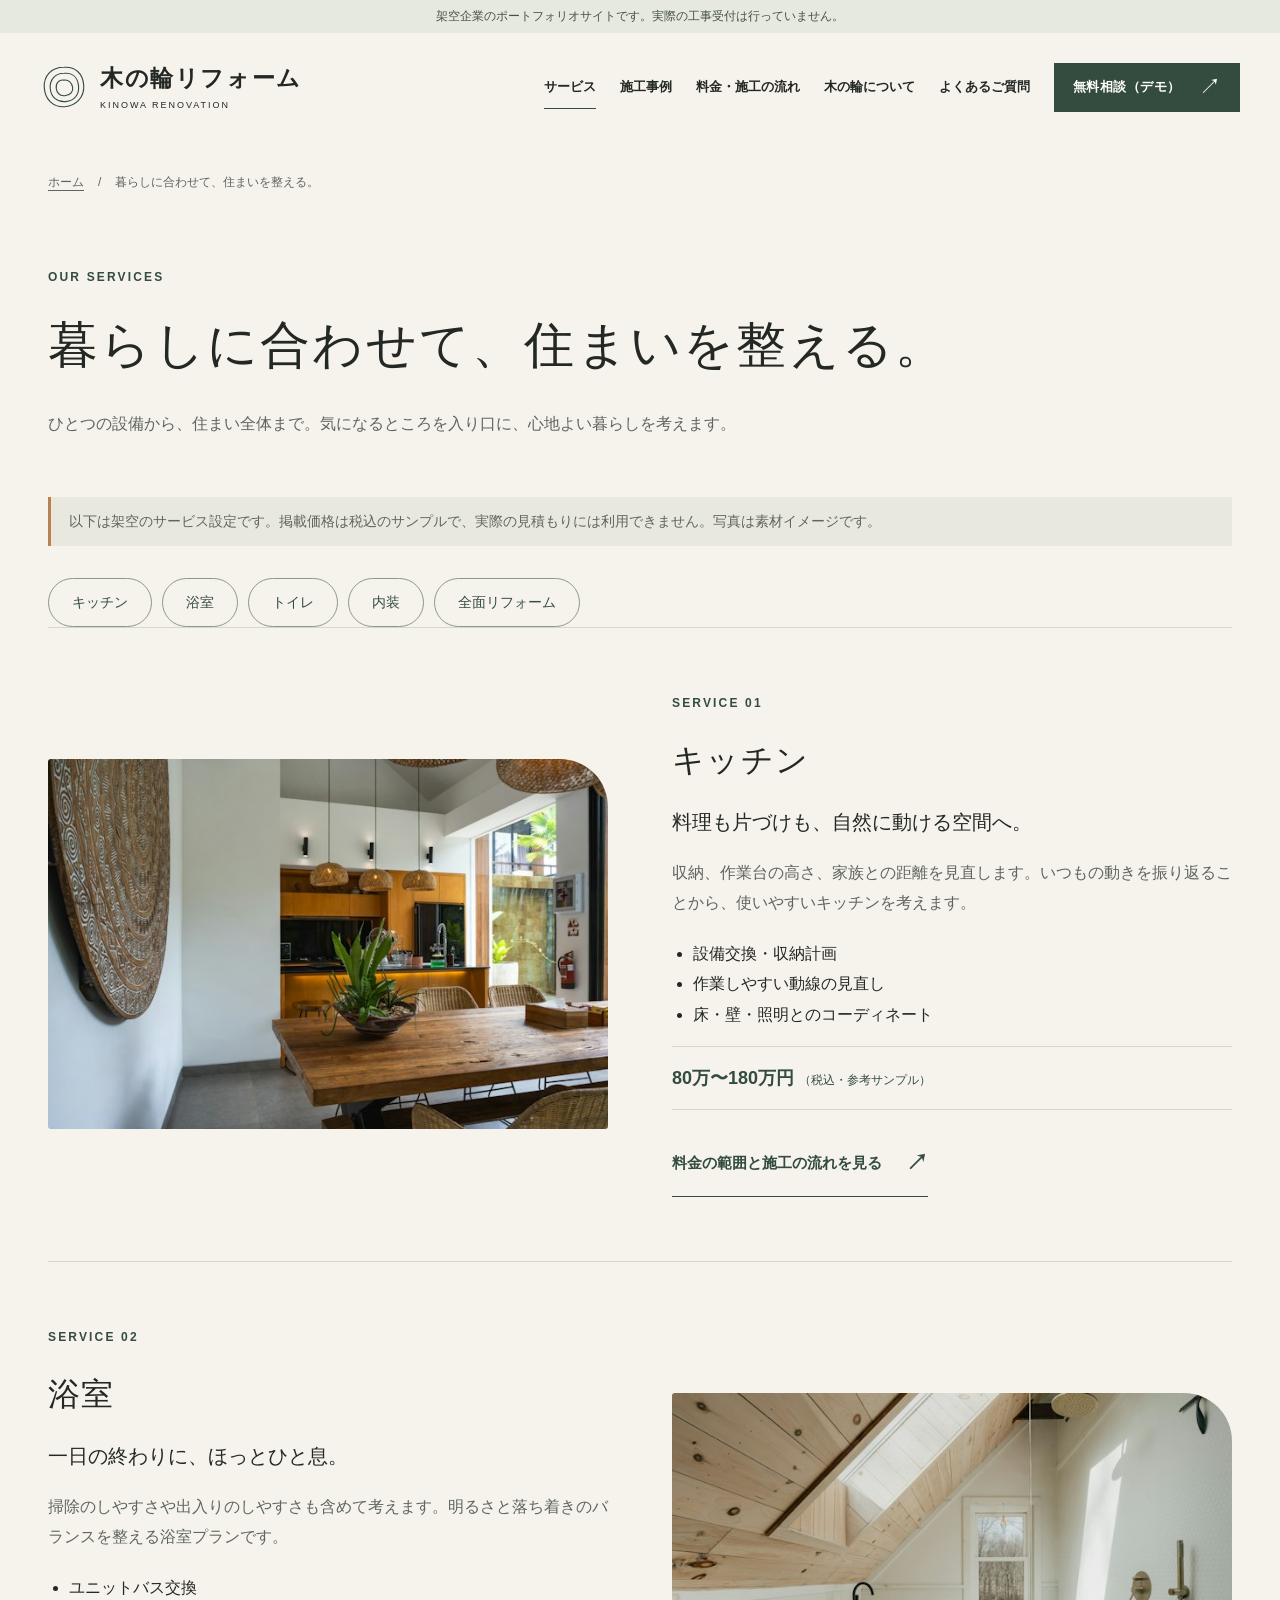
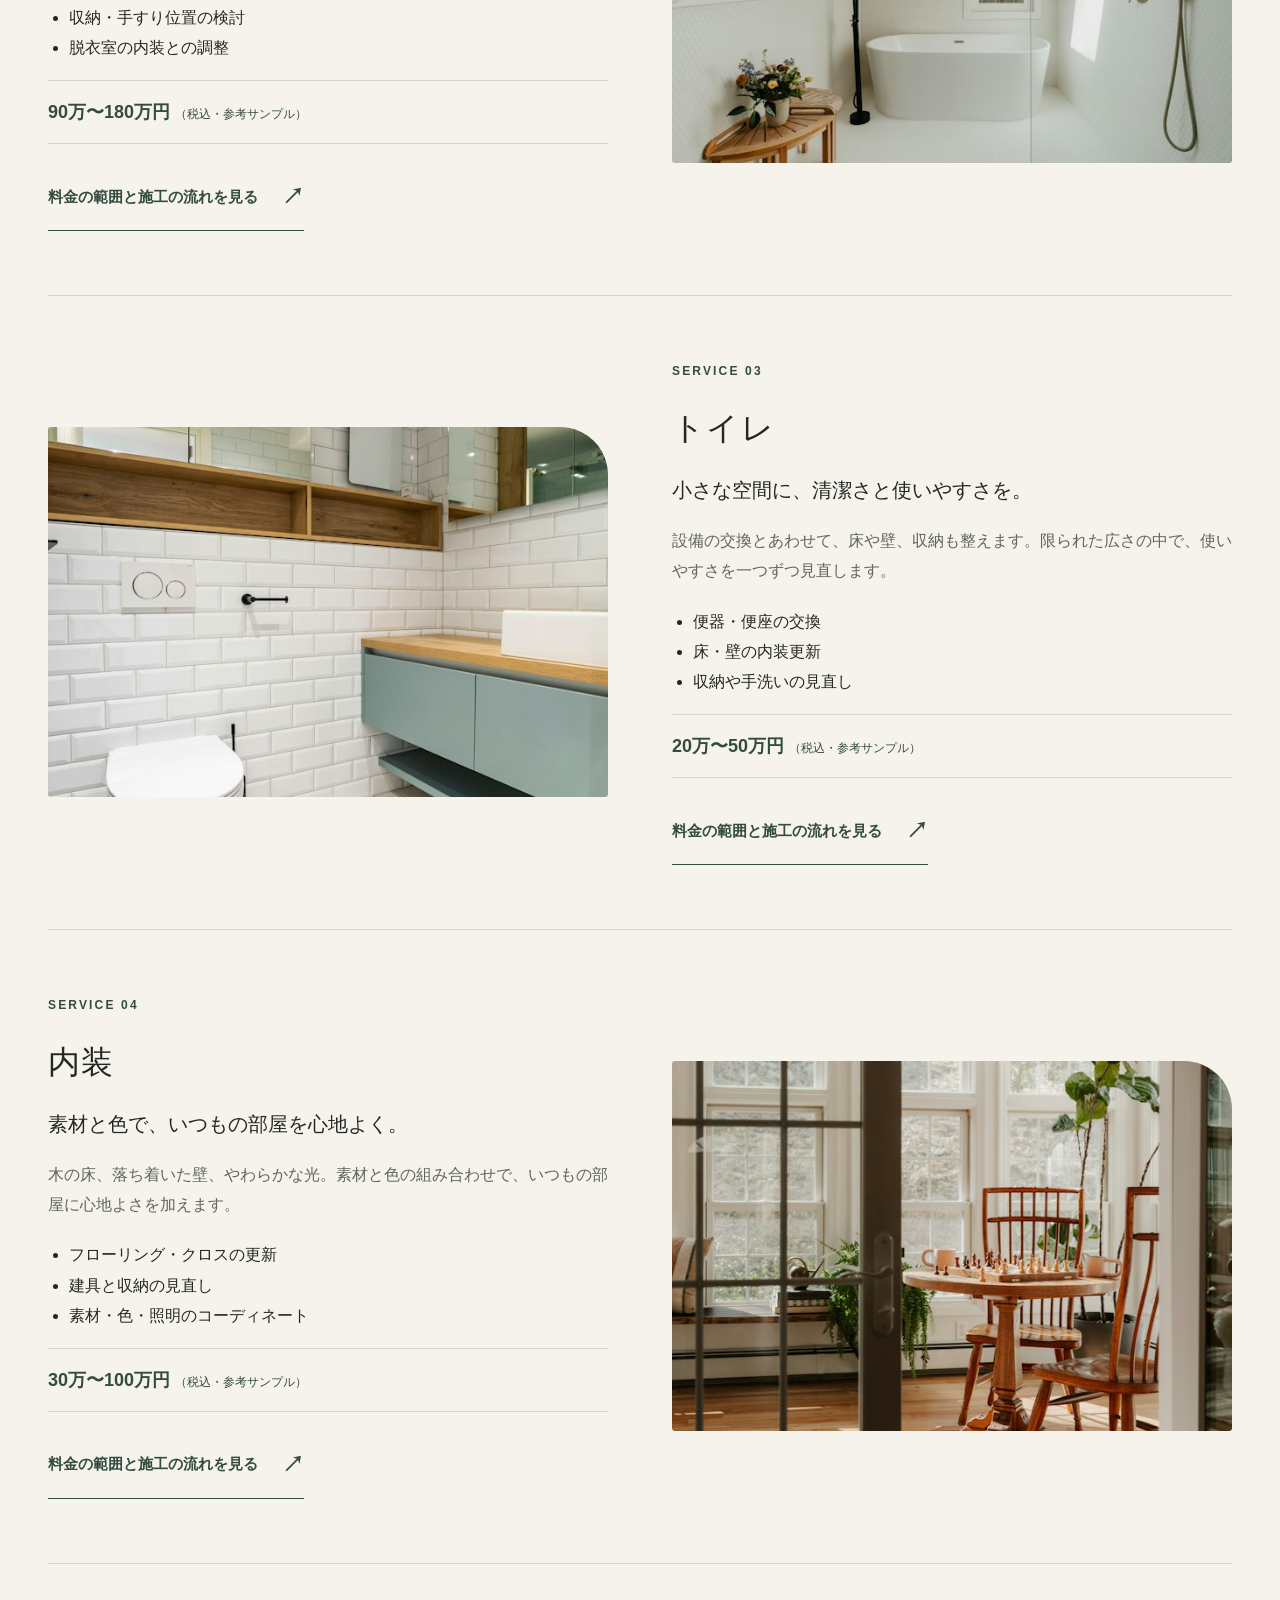
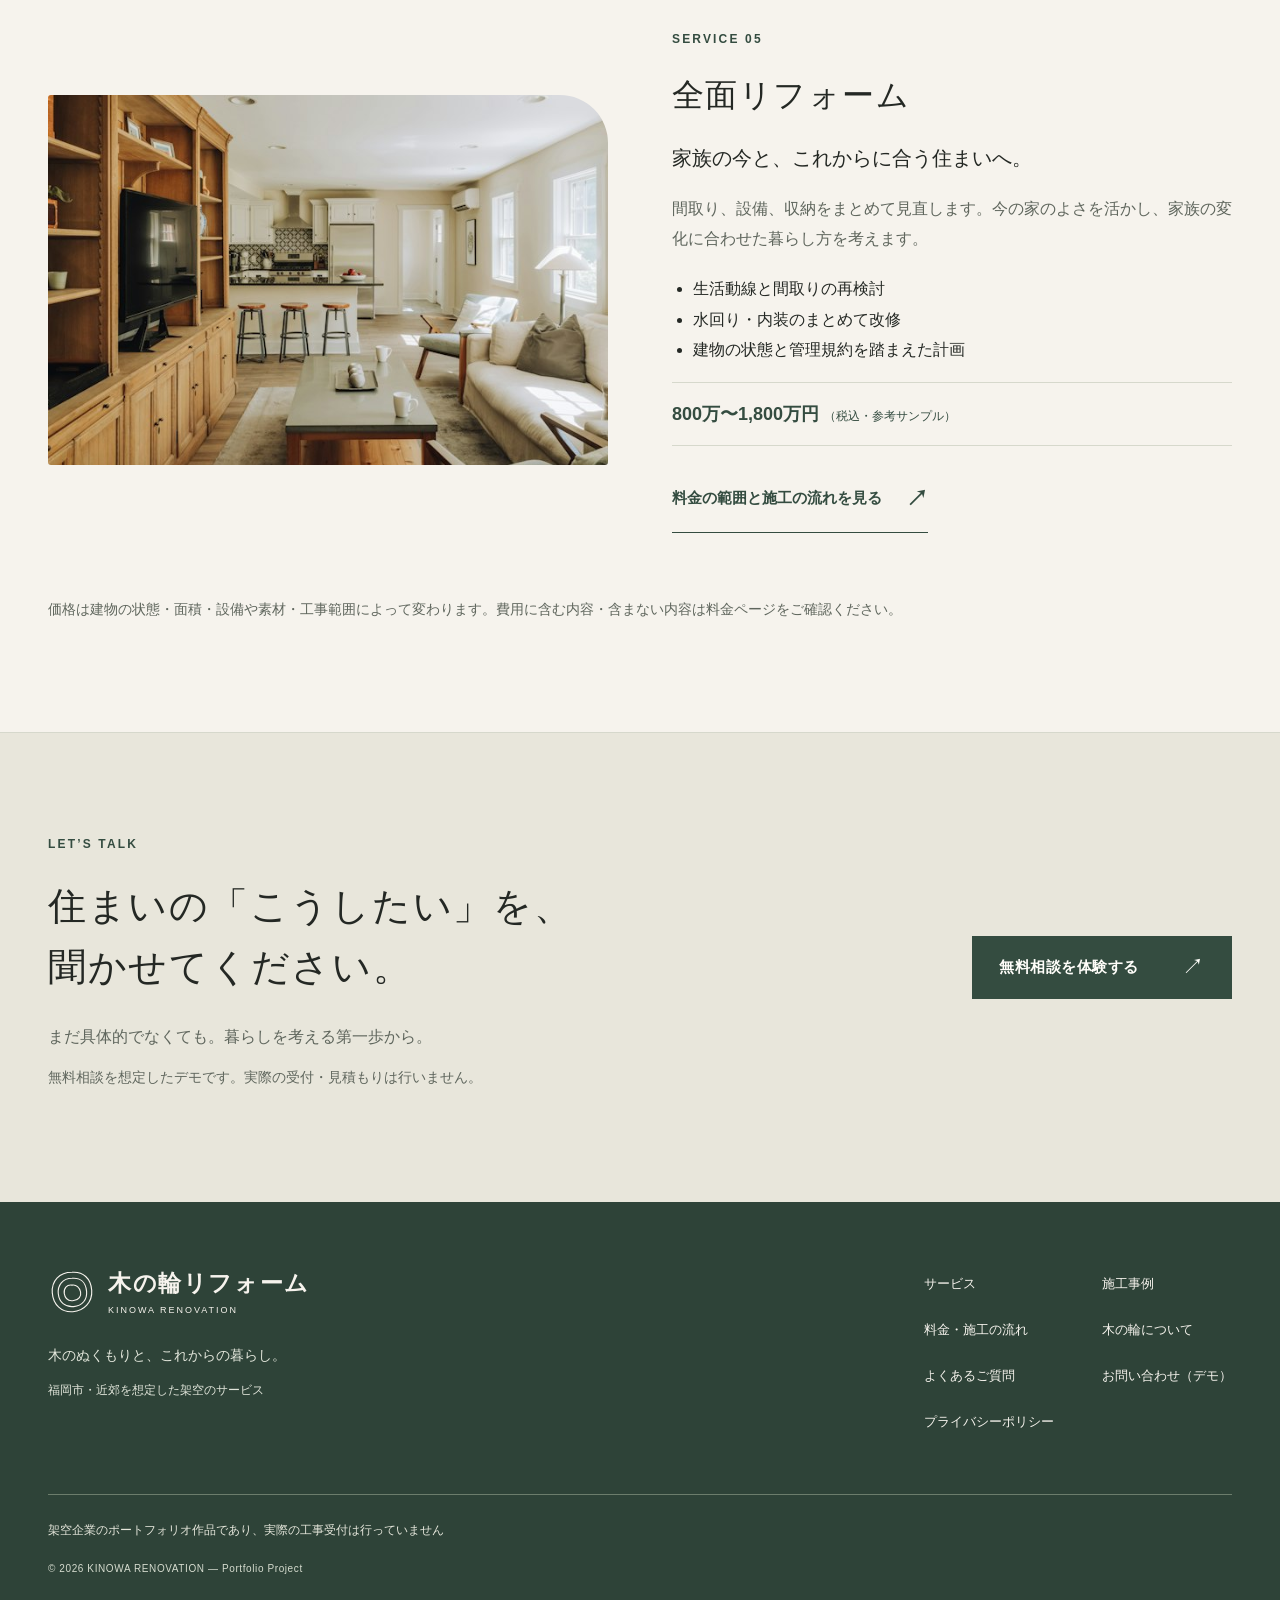
<file: docs/services.html>
<!doctype html>
<html lang="ja">
  <head>
    <meta charset="utf-8">
    <meta name="viewport" content="width=device-width, initial-scale=1">
    <meta name="robots" content="noindex, nofollow">
    <meta name="description" content="キッチン・浴室・トイレ・内装・全面リフォームの架空のサービス内容と税込参考料金をご紹介します。">
    <meta name="theme-color" content="#344C40">
    <title>サービス｜木の輪リフォーム【架空サイト】</title>
    <link rel="icon" type="image/svg+xml" href="assets/images/favicon.svg">
    <link rel="stylesheet" href="assets/css/style.css">
    <script src="assets/js/main.js" defer>
    </script>
  </head>
  <body>
    <a class="skip-link" href="#main">本文へスキップ</a>
    <div class="demo-banner">架空企業のポートフォリオサイトです。実際の工事受付は行っていません。</div>
    <header class="site-header">
      <div class="header-inner">
        <a class="brand" href="index.html" aria-label="木の輪リフォーム トップページ">
          <svg class="brand-mark" viewBox="0 0 56 56" aria-hidden="true">
            <path d="M28 5C13 5 4 15 5 29s11 23 24 22 23-11 22-25S41 4 28 5Z"/>
            <path d="M28 12c-11 0-17 8-16 18s8 16 18 15 16-8 15-18-7-16-17-15Z"/>
            <path d="M28 20c-6-1-10 4-9 10s5 9 11 8 9-5 8-10-5-9-10-8Z"/>
          </svg>
          <span>
            <span class="brand-name">木の輪リフォーム</span>
            <span class="brand-en">KINOWA RENOVATION</span>
          </span>
        </a>
        <button class="menu-toggle" type="button" aria-expanded="false" aria-controls="global-nav">
          <span class="menu-lines" aria-hidden="true">
          </span>
          <span class="menu-label">メニュー</span>
        </button>
        <a class="button mobile-contact" href="contact.html">無料相談を体験する（デモ）<span aria-hidden="true">&#8599;</span></a>
        <nav class="global-nav" id="global-nav" aria-label="メインナビゲーション">
          <a href="services.html" aria-current="page">サービス</a>
          <a href="works.html">施工事例</a>
          <a href="pricing.html">料金・施工の流れ</a>
          <a href="about.html">木の輪について</a>
          <a href="faq.html">よくあるご質問</a>
          <a class="button button-small" href="contact.html">無料相談（デモ）<span aria-hidden="true">↗</span>
          </a>
        </nav>
      </div>
    </header>
    <main id="main" tabindex="-1">
      <div class="container breadcrumb">
        <a href="index.html">ホーム</a>
        <span aria-hidden="true">/</span>
        <span>暮らしに合わせて、住まいを整える。</span>
      </div>
      <section class="page-intro container">
        <span class="eyebrow">OUR SERVICES</span>
        <h1>暮らしに合わせて、住まいを整える。</h1>
        <p>ひとつの設備から、住まい全体まで。気になるところを入り口に、心地よい暮らしを考えます。</p>
      </section>
      <div class="container page-content">
        <p class="sample-note">以下は架空のサービス設定です。掲載価格は税込のサンプルで、実際の見積もりには利用できません。写真は素材イメージです。</p>
        <nav class="filter-buttons" aria-label="サービス内の移動">
          <a class="filter-button" href="#kitchen">キッチン</a>
          <a class="filter-button" href="#bath">浴室</a>
          <a class="filter-button" href="#toilet">トイレ</a>
          <a class="filter-button" href="#interior">内装</a>
          <a class="filter-button" href="#whole">全面リフォーム</a>
        </nav>
        <section class="service-detail" id="kitchen" aria-labelledby="kitchen-title">
          <div class="service-photo">
            <img class="" src="assets/images/kitchen-960.jpg" srcset="assets/images/kitchen-640.jpg 640w, assets/images/kitchen-960.jpg 960w, assets/images/kitchen-1600.jpg 1600w" sizes="(max-width: 700px) 100vw, (max-width: 1000px) 50vw, 40vw" width="1600" height="1067" alt="キッチンの空間・素材イメージ" loading="lazy" decoding="async">
          </div>
          <div>
            <span class="eyebrow">SERVICE 01</span>
            <h2 id="kitchen-title">キッチン</h2>
            <h3>料理も片づけも、自然に動ける空間へ。</h3>
            <p>収納、作業台の高さ、家族との距離を見直します。いつもの動きを振り返ることから、使いやすいキッチンを考えます。</p>
            <ul>
              <li>設備交換・収納計画</li>
              <li>作業しやすい動線の見直し</li>
              <li>床・壁・照明とのコーディネート</li>
            </ul>
            <p class="service-price">80万〜180万円 <small>（税込・参考サンプル）</small>
            </p>
            <a class="text-link" href="pricing.html">料金の範囲と施工の流れを見る<span aria-hidden="true">↗</span>
            </a>
          </div>
        </section>
        <section class="service-detail" id="bath" aria-labelledby="bath-title">
          <div class="service-photo">
            <img class="" src="assets/images/bath-960.jpg" srcset="assets/images/bath-640.jpg 640w, assets/images/bath-960.jpg 960w, assets/images/bath-1600.jpg 1600w" sizes="(max-width: 700px) 100vw, (max-width: 1000px) 50vw, 40vw" width="1600" height="1067" alt="浴室の空間・素材イメージ" loading="lazy" decoding="async">
          </div>
          <div>
            <span class="eyebrow">SERVICE 02</span>
            <h2 id="bath-title">浴室</h2>
            <h3>一日の終わりに、ほっとひと息。</h3>
            <p>掃除のしやすさや出入りのしやすさも含めて考えます。明るさと落ち着きのバランスを整える浴室プランです。</p>
            <ul>
              <li>ユニットバス交換</li>
              <li>収納・手すり位置の検討</li>
              <li>脱衣室の内装との調整</li>
            </ul>
            <p class="service-price">90万〜180万円 <small>（税込・参考サンプル）</small>
            </p>
            <a class="text-link" href="pricing.html">料金の範囲と施工の流れを見る<span aria-hidden="true">↗</span>
            </a>
          </div>
        </section>
        <section class="service-detail" id="toilet" aria-labelledby="toilet-title">
          <div class="service-photo">
            <img class="" src="assets/images/toilet-960.jpg" srcset="assets/images/toilet-640.jpg 640w, assets/images/toilet-960.jpg 960w, assets/images/toilet-1600.jpg 1600w" sizes="(max-width: 700px) 100vw, (max-width: 1000px) 50vw, 40vw" width="1600" height="1067" alt="トイレの空間・素材イメージ" loading="lazy" decoding="async">
          </div>
          <div>
            <span class="eyebrow">SERVICE 03</span>
            <h2 id="toilet-title">トイレ</h2>
            <h3>小さな空間に、清潔さと使いやすさを。</h3>
            <p>設備の交換とあわせて、床や壁、収納も整えます。限られた広さの中で、使いやすさを一つずつ見直します。</p>
            <ul>
              <li>便器・便座の交換</li>
              <li>床・壁の内装更新</li>
              <li>収納や手洗いの見直し</li>
            </ul>
            <p class="service-price">20万〜50万円 <small>（税込・参考サンプル）</small>
            </p>
            <a class="text-link" href="pricing.html">料金の範囲と施工の流れを見る<span aria-hidden="true">↗</span>
            </a>
          </div>
        </section>
        <section class="service-detail" id="interior" aria-labelledby="interior-title">
          <div class="service-photo">
            <img class="" src="assets/images/dining-960.jpg" srcset="assets/images/dining-640.jpg 640w, assets/images/dining-960.jpg 960w, assets/images/dining-1600.jpg 1600w" sizes="(max-width: 700px) 100vw, (max-width: 1000px) 50vw, 40vw" width="1600" height="1067" alt="内装の空間・素材イメージ" loading="lazy" decoding="async">
          </div>
          <div>
            <span class="eyebrow">SERVICE 04</span>
            <h2 id="interior-title">内装</h2>
            <h3>素材と色で、いつもの部屋を心地よく。</h3>
            <p>木の床、落ち着いた壁、やわらかな光。素材と色の組み合わせで、いつもの部屋に心地よさを加えます。</p>
            <ul>
              <li>フローリング・クロスの更新</li>
              <li>建具と収納の見直し</li>
              <li>素材・色・照明のコーディネート</li>
            </ul>
            <p class="service-price">30万〜100万円 <small>（税込・参考サンプル）</small>
            </p>
            <a class="text-link" href="pricing.html">料金の範囲と施工の流れを見る<span aria-hidden="true">↗</span>
            </a>
          </div>
        </section>
        <section class="service-detail" id="whole" aria-labelledby="whole-title">
          <div class="service-photo">
            <img class="" src="assets/images/hero-960.jpg" srcset="assets/images/hero-640.jpg 640w, assets/images/hero-960.jpg 960w, assets/images/hero-1600.jpg 1600w" sizes="(max-width: 700px) 100vw, (max-width: 1000px) 50vw, 40vw" width="1600" height="1067" alt="全面リフォームの空間・素材イメージ" loading="lazy" decoding="async">
          </div>
          <div>
            <span class="eyebrow">SERVICE 05</span>
            <h2 id="whole-title">全面リフォーム</h2>
            <h3>家族の今と、これからに合う住まいへ。</h3>
            <p>間取り、設備、収納をまとめて見直します。今の家のよさを活かし、家族の変化に合わせた暮らし方を考えます。</p>
            <ul>
              <li>生活動線と間取りの再検討</li>
              <li>水回り・内装のまとめて改修</li>
              <li>建物の状態と管理規約を踏まえた計画</li>
            </ul>
            <p class="service-price">800万〜1,800万円 <small>（税込・参考サンプル）</small>
            </p>
            <a class="text-link" href="pricing.html">料金の範囲と施工の流れを見る<span aria-hidden="true">↗</span>
            </a>
          </div>
        </section>
        <p class="note">価格は建物の状態・面積・設備や素材・工事範囲によって変わります。費用に含む内容・含まない内容は料金ページをご確認ください。</p>
      </div>
      <section class="consultation section" aria-labelledby="consult-title">
        <div class="container consultation-inner">
          <div>
            <span class="eyebrow">LET’S TALK</span>
            <h2 id="consult-title">住まいの「こうしたい」を、<br>聞かせてください。</h2>
            <p>まだ具体的でなくても。暮らしを考える第一歩から。</p>
            <p class="note">無料相談を想定したデモです。実際の受付・見積もりは行いません。</p>
          </div>
          <a class="button" href="contact.html">無料相談を体験する<span aria-hidden="true">↗</span>
          </a>
        </div>
      </section>
    </main>
    <footer class="site-footer">
      <div class="container footer-top">
        <div>
          <a class="brand" href="index.html">
            <svg class="brand-mark" viewBox="0 0 56 56" aria-hidden="true">
              <path d="M28 5C13 5 4 15 5 29s11 23 24 22 23-11 22-25S41 4 28 5Z"/>
              <path d="M28 12c-11 0-17 8-16 18s8 16 18 15 16-8 15-18-7-16-17-15Z"/>
              <path d="M28 20c-6-1-10 4-9 10s5 9 11 8 9-5 8-10-5-9-10-8Z"/>
            </svg>
            <span>
              <span class="brand-name">木の輪リフォーム</span>
              <span class="brand-en">KINOWA RENOVATION</span>
            </span>
          </a>
          <p>木のぬくもりと、これからの暮らし。</p>
          <p class="footer-area">福岡市・近郊を想定した架空のサービス</p>
        </div>
        <nav class="footer-nav" aria-label="フッターナビゲーション">
          <a href="services.html">サービス</a>
          <a href="works.html">施工事例</a>
          <a href="pricing.html">料金・施工の流れ</a>
          <a href="about.html">木の輪について</a>
          <a href="faq.html">よくあるご質問</a>
          <a href="contact.html">お問い合わせ（デモ）</a>
          <a href="privacy.html">プライバシーポリシー</a>
        </nav>
      </div>
      <div class="container footer-bottom">
        <p>架空企業のポートフォリオ作品であり、実際の工事受付は行っていません</p>
        <small>© 2026 KINOWA RENOVATION — Portfolio Project</small>
      </div>
    </footer>
  </body>
</html>
</file>
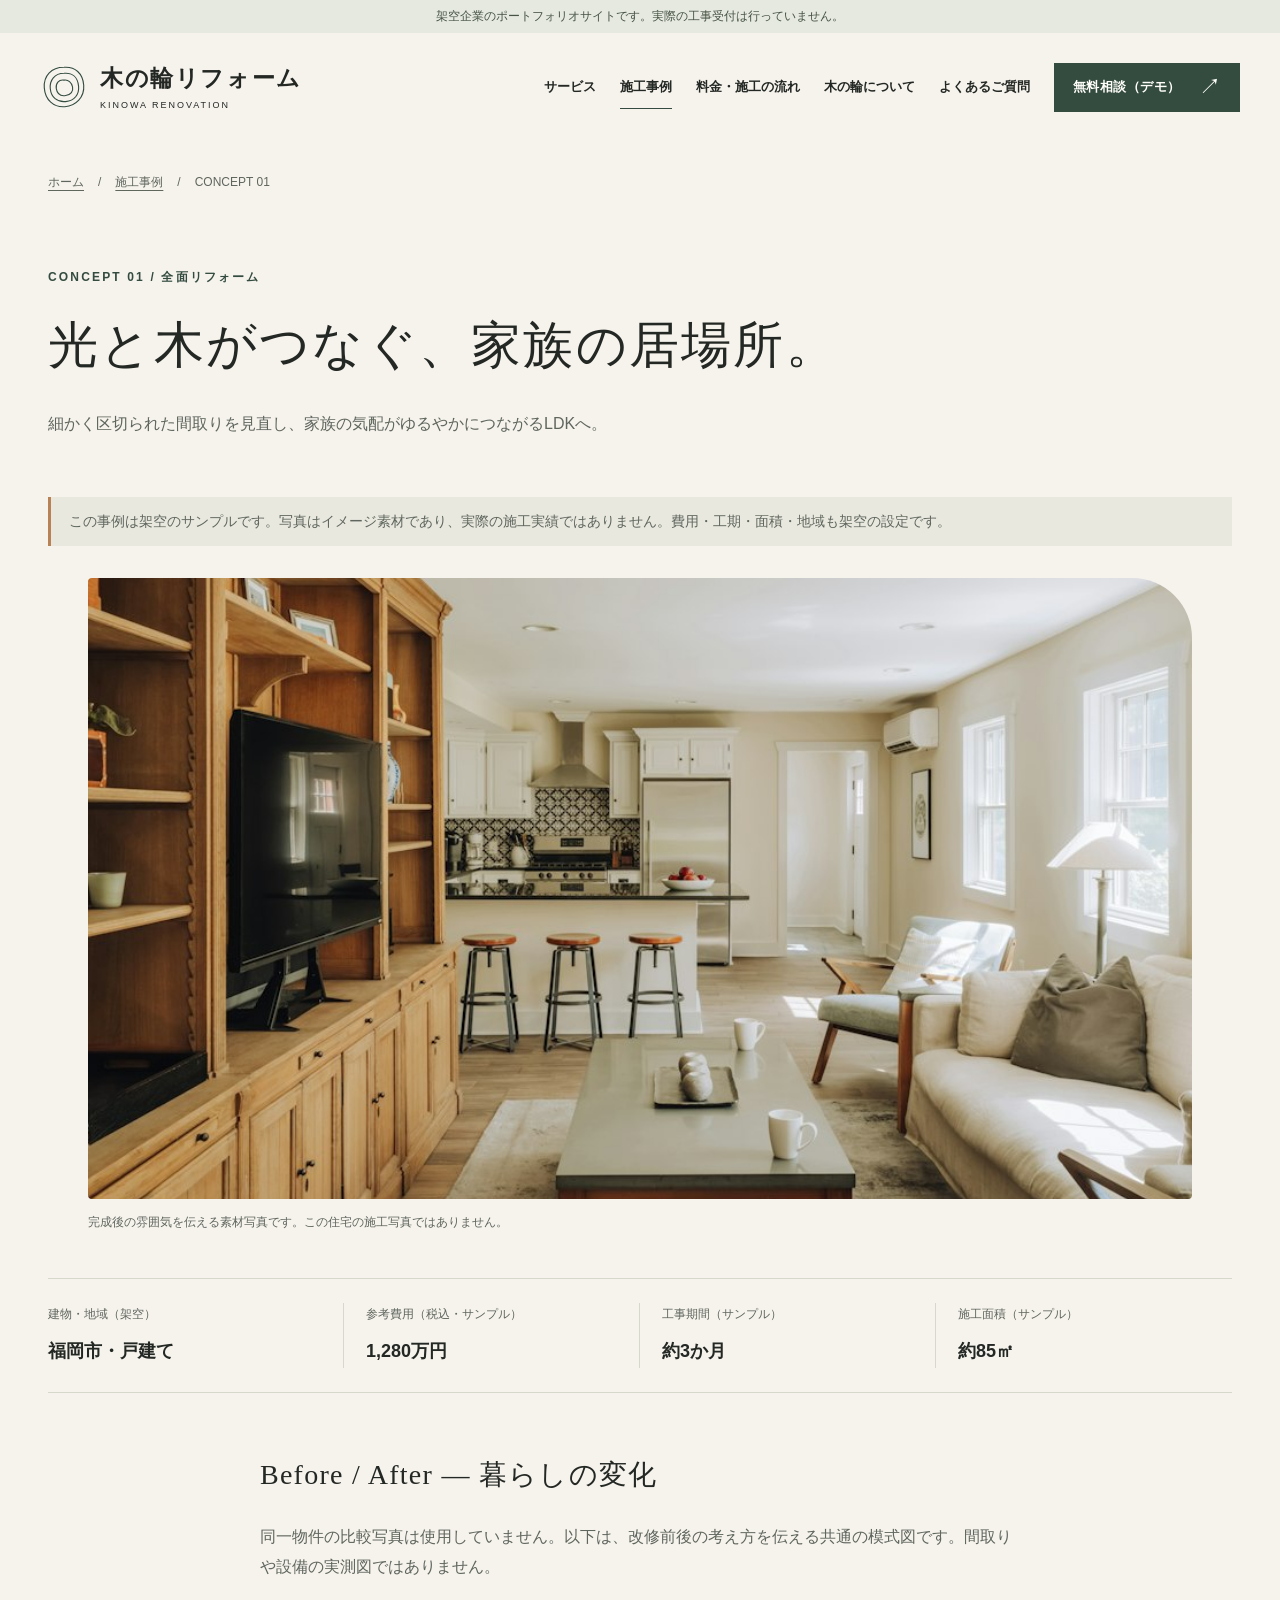
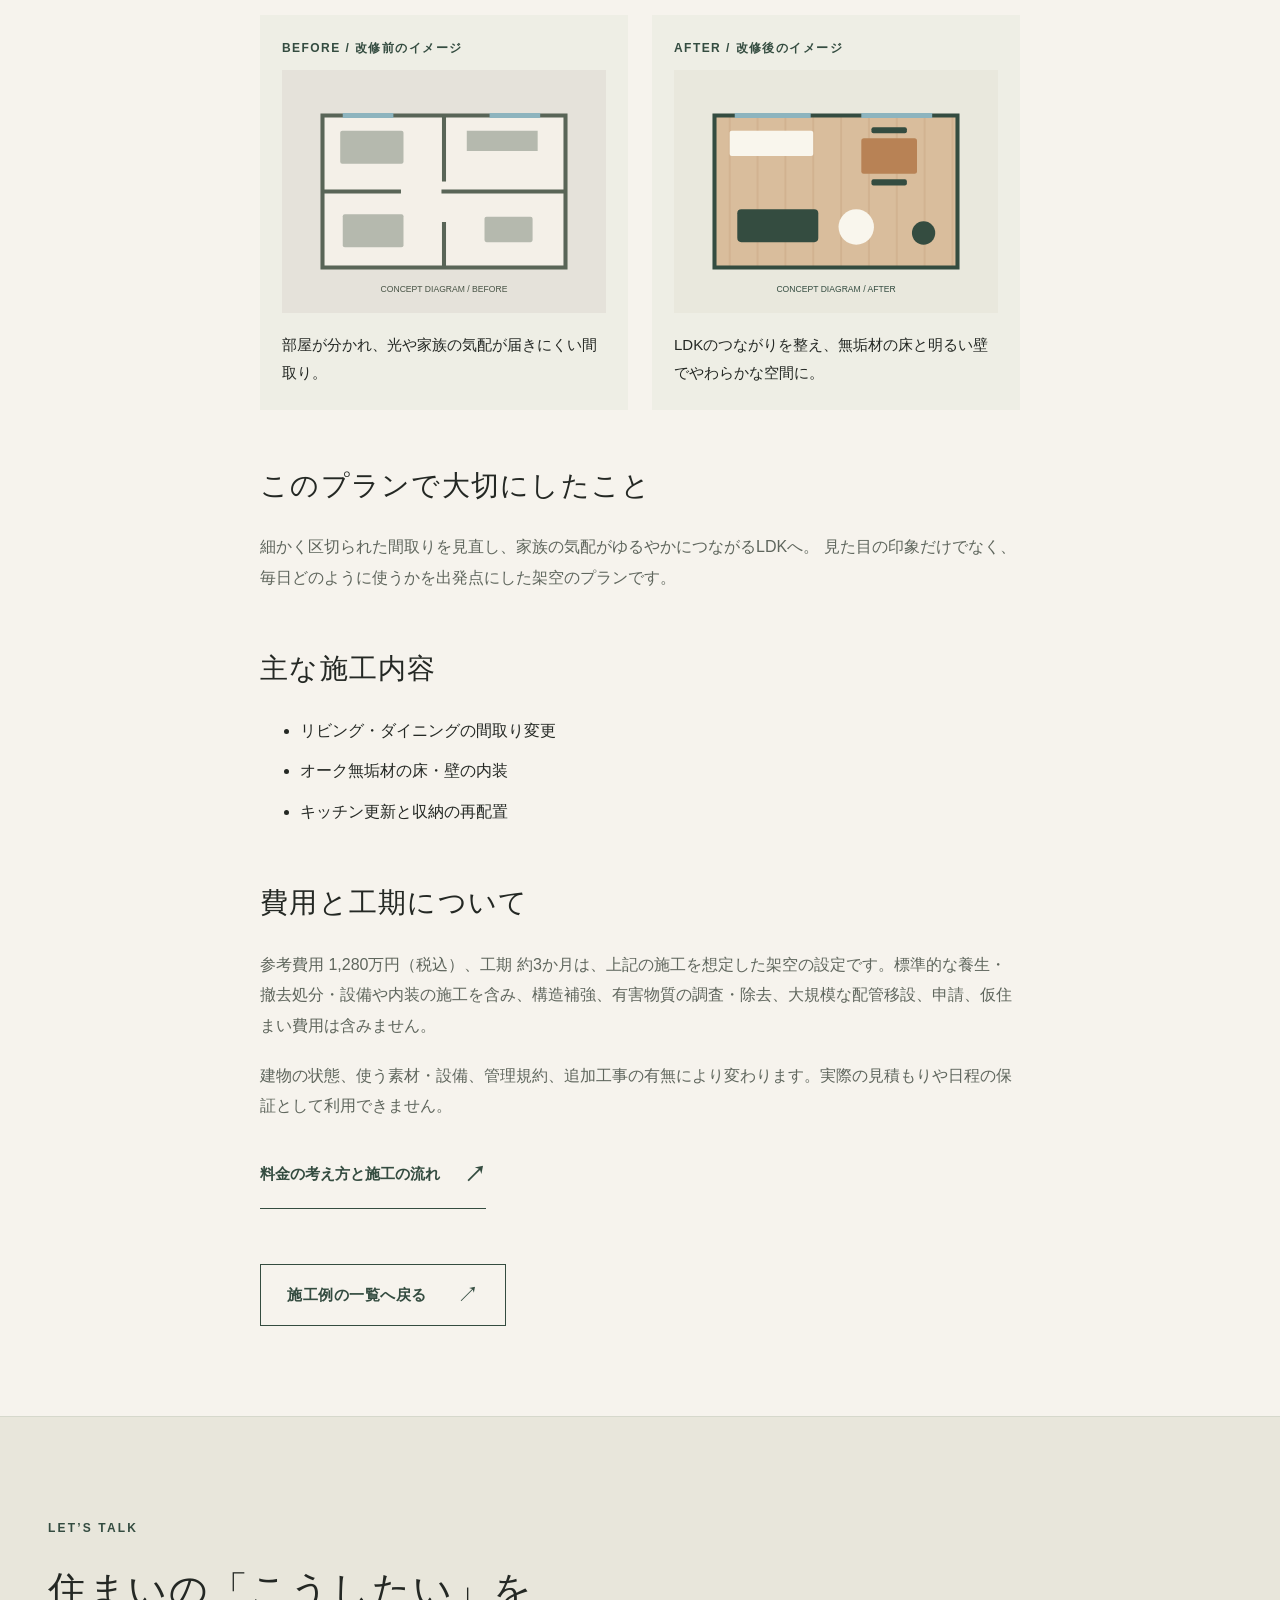
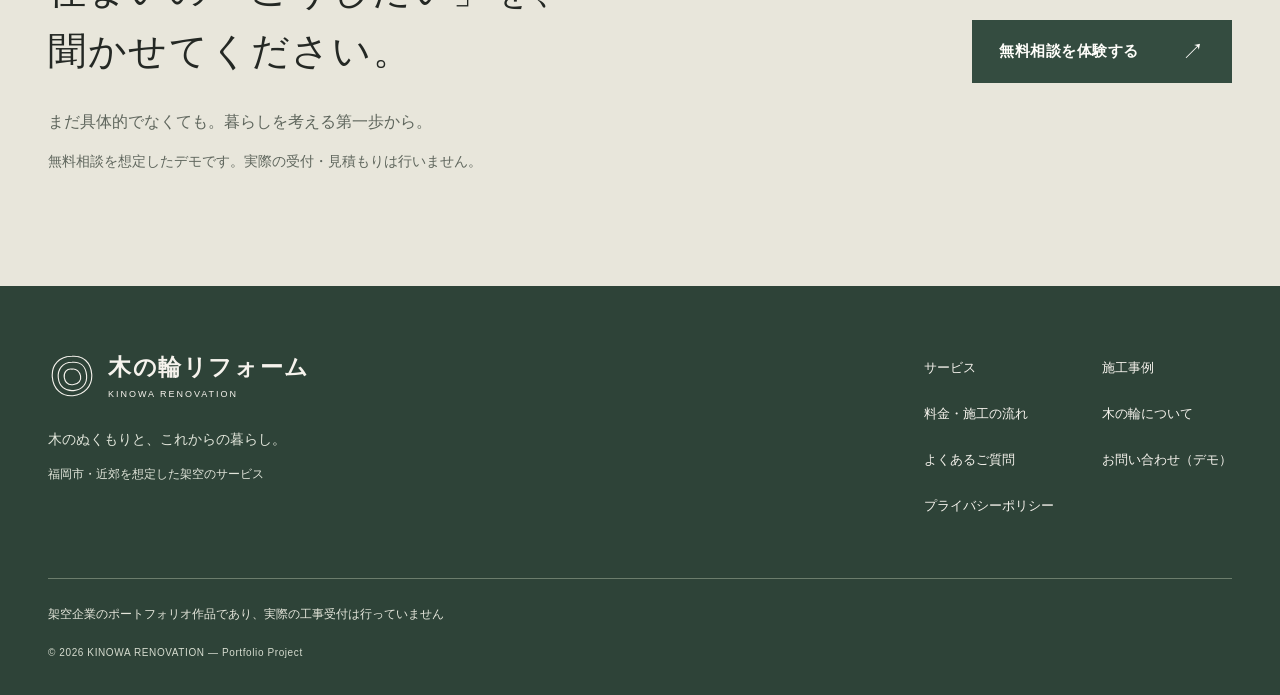
<file: docs/work-01.html>
<!doctype html>
<html lang="ja">
  <head>
    <meta charset="utf-8">
    <meta name="viewport" content="width=device-width, initial-scale=1">
    <meta name="robots" content="noindex, nofollow">
    <meta name="description" content="全面リフォームをテーマにした架空の施工例。細かく区切られた間取りを見直し、家族の気配がゆるやかにつながるLDKへ。 費用・工期・写真はすべてサンプルです。">
    <meta name="theme-color" content="#344C40">
    <title>光と木がつなぐ、家族の居場所。｜施工例 01｜木の輪リフォーム【架空サイト】</title>
    <link rel="icon" type="image/svg+xml" href="assets/images/favicon.svg">
    <link rel="stylesheet" href="assets/css/style.css">
    <script src="assets/js/main.js" defer>
    </script>
  </head>
  <body>
    <a class="skip-link" href="#main">本文へスキップ</a>
    <div class="demo-banner">架空企業のポートフォリオサイトです。実際の工事受付は行っていません。</div>
    <header class="site-header">
      <div class="header-inner">
        <a class="brand" href="index.html" aria-label="木の輪リフォーム トップページ">
          <svg class="brand-mark" viewBox="0 0 56 56" aria-hidden="true">
            <path d="M28 5C13 5 4 15 5 29s11 23 24 22 23-11 22-25S41 4 28 5Z"/>
            <path d="M28 12c-11 0-17 8-16 18s8 16 18 15 16-8 15-18-7-16-17-15Z"/>
            <path d="M28 20c-6-1-10 4-9 10s5 9 11 8 9-5 8-10-5-9-10-8Z"/>
          </svg>
          <span>
            <span class="brand-name">木の輪リフォーム</span>
            <span class="brand-en">KINOWA RENOVATION</span>
          </span>
        </a>
        <button class="menu-toggle" type="button" aria-expanded="false" aria-controls="global-nav">
          <span class="menu-lines" aria-hidden="true">
          </span>
          <span class="menu-label">メニュー</span>
        </button>
        <a class="button mobile-contact" href="contact.html">無料相談を体験する（デモ）<span aria-hidden="true">&#8599;</span></a>
        <nav class="global-nav" id="global-nav" aria-label="メインナビゲーション">
          <a href="services.html">サービス</a>
          <a href="works.html" aria-current="page">施工事例</a>
          <a href="pricing.html">料金・施工の流れ</a>
          <a href="about.html">木の輪について</a>
          <a href="faq.html">よくあるご質問</a>
          <a class="button button-small" href="contact.html">無料相談（デモ）<span aria-hidden="true">↗</span>
          </a>
        </nav>
      </div>
    </header>
    <main id="main" tabindex="-1">
      <div class="container breadcrumb">
        <a href="index.html">ホーム</a>
        <span aria-hidden="true">/</span>
        <a href="works.html">施工事例</a>
        <span aria-hidden="true">/</span>
        <span>CONCEPT 01</span>
      </div>
      <section class="page-intro container">
        <span class="eyebrow">CONCEPT 01 / 全面リフォーム</span>
        <h1>光と木がつなぐ、家族の居場所。</h1>
        <p>細かく区切られた間取りを見直し、家族の気配がゆるやかにつながるLDKへ。</p>
      </section>
      <article class="container page-content">
        <p class="sample-note">この事例は架空のサンプルです。写真はイメージ素材であり、実際の施工実績ではありません。費用・工期・面積・地域も架空の設定です。</p>
        <figure class="detail-hero">
          <img class="" src="assets/images/hero-960.jpg" srcset="assets/images/hero-640.jpg 640w, assets/images/hero-960.jpg 960w, assets/images/hero-1600.jpg 1600w" sizes="(max-width: 700px) 100vw, 65vw" width="1600" height="1067" alt="木の床と明るい壁を組み合わせたリビングのイメージ" fetchpriority="high" decoding="async">
          <figcaption class="photo-caption">完成後の雰囲気を伝える素材写真です。この住宅の施工写真ではありません。</figcaption>
        </figure>
        <dl class="detail-info">
          <div>
            <dt>建物・地域（架空）</dt>
            <dd>福岡市・戸建て</dd>
          </div>
          <div>
            <dt>参考費用（税込・サンプル）</dt>
            <dd>1,280万円</dd>
          </div>
          <div>
            <dt>工事期間（サンプル）</dt>
            <dd>約3か月</dd>
          </div>
          <div>
            <dt>施工面積（サンプル）</dt>
            <dd>約85㎡</dd>
          </div>
        </dl>
        <div class="detail-copy">
          <h2>Before / After ― 暮らしの変化</h2>
          <p>同一物件の比較写真は使用していません。以下は、改修前後の考え方を伝える共通の模式図です。間取りや設備の実測図ではありません。</p>
          <div class="comparison">
            <figure>
              <strong>BEFORE / 改修前のイメージ</strong>
              <img src="assets/images/before.svg" width="640" height="480" alt="間仕切りで空間が分かれた改修前の模式図" loading="lazy">
              <figcaption>部屋が分かれ、光や家族の気配が届きにくい間取り。</figcaption>
            </figure>
            <figure>
              <strong>AFTER / 改修後のイメージ</strong>
              <img src="assets/images/after.svg" width="640" height="480" alt="間仕切りを整理し木の床でつながる改修後の模式図" loading="lazy">
              <figcaption>LDKのつながりを整え、無垢材の床と明るい壁でやわらかな空間に。</figcaption>
            </figure>
          </div>
          <h2>このプランで大切にしたこと</h2>
          <p>細かく区切られた間取りを見直し、家族の気配がゆるやかにつながるLDKへ。 見た目の印象だけでなく、毎日どのように使うかを出発点にした架空のプランです。</p>
          <h2>主な施工内容</h2>
          <ul>
            <li>リビング・ダイニングの間取り変更</li>
            <li>オーク無垢材の床・壁の内装</li>
            <li>キッチン更新と収納の再配置</li>
          </ul>
          <h2>費用と工期について</h2>
          <p>参考費用 1,280万円（税込）、工期 約3か月は、上記の施工を想定した架空の設定です。標準的な養生・撤去処分・設備や内装の施工を含み、構造補強、有害物質の調査・除去、大規模な配管移設、申請、仮住まい費用は含みません。</p>
          <p>建物の状態、使う素材・設備、管理規約、追加工事の有無により変わります。実際の見積もりや日程の保証として利用できません。</p>
          <a class="text-link" href="pricing.html">料金の考え方と施工の流れ<span aria-hidden="true">↗</span>
          </a>
          <div class="back-link">
            <a class="button button-outline" href="works.html">施工例の一覧へ戻る<span aria-hidden="true">↗</span>
            </a>
          </div>
        </div>
      </article>
      <section class="consultation section" aria-labelledby="consult-title">
        <div class="container consultation-inner">
          <div>
            <span class="eyebrow">LET’S TALK</span>
            <h2 id="consult-title">住まいの「こうしたい」を、<br>聞かせてください。</h2>
            <p>まだ具体的でなくても。暮らしを考える第一歩から。</p>
            <p class="note">無料相談を想定したデモです。実際の受付・見積もりは行いません。</p>
          </div>
          <a class="button" href="contact.html">無料相談を体験する<span aria-hidden="true">↗</span>
          </a>
        </div>
      </section>
    </main>
    <footer class="site-footer">
      <div class="container footer-top">
        <div>
          <a class="brand" href="index.html">
            <svg class="brand-mark" viewBox="0 0 56 56" aria-hidden="true">
              <path d="M28 5C13 5 4 15 5 29s11 23 24 22 23-11 22-25S41 4 28 5Z"/>
              <path d="M28 12c-11 0-17 8-16 18s8 16 18 15 16-8 15-18-7-16-17-15Z"/>
              <path d="M28 20c-6-1-10 4-9 10s5 9 11 8 9-5 8-10-5-9-10-8Z"/>
            </svg>
            <span>
              <span class="brand-name">木の輪リフォーム</span>
              <span class="brand-en">KINOWA RENOVATION</span>
            </span>
          </a>
          <p>木のぬくもりと、これからの暮らし。</p>
          <p class="footer-area">福岡市・近郊を想定した架空のサービス</p>
        </div>
        <nav class="footer-nav" aria-label="フッターナビゲーション">
          <a href="services.html">サービス</a>
          <a href="works.html">施工事例</a>
          <a href="pricing.html">料金・施工の流れ</a>
          <a href="about.html">木の輪について</a>
          <a href="faq.html">よくあるご質問</a>
          <a href="contact.html">お問い合わせ（デモ）</a>
          <a href="privacy.html">プライバシーポリシー</a>
        </nav>
      </div>
      <div class="container footer-bottom">
        <p>架空企業のポートフォリオ作品であり、実際の工事受付は行っていません</p>
        <small>© 2026 KINOWA RENOVATION — Portfolio Project</small>
      </div>
    </footer>
  </body>
</html>
</file>
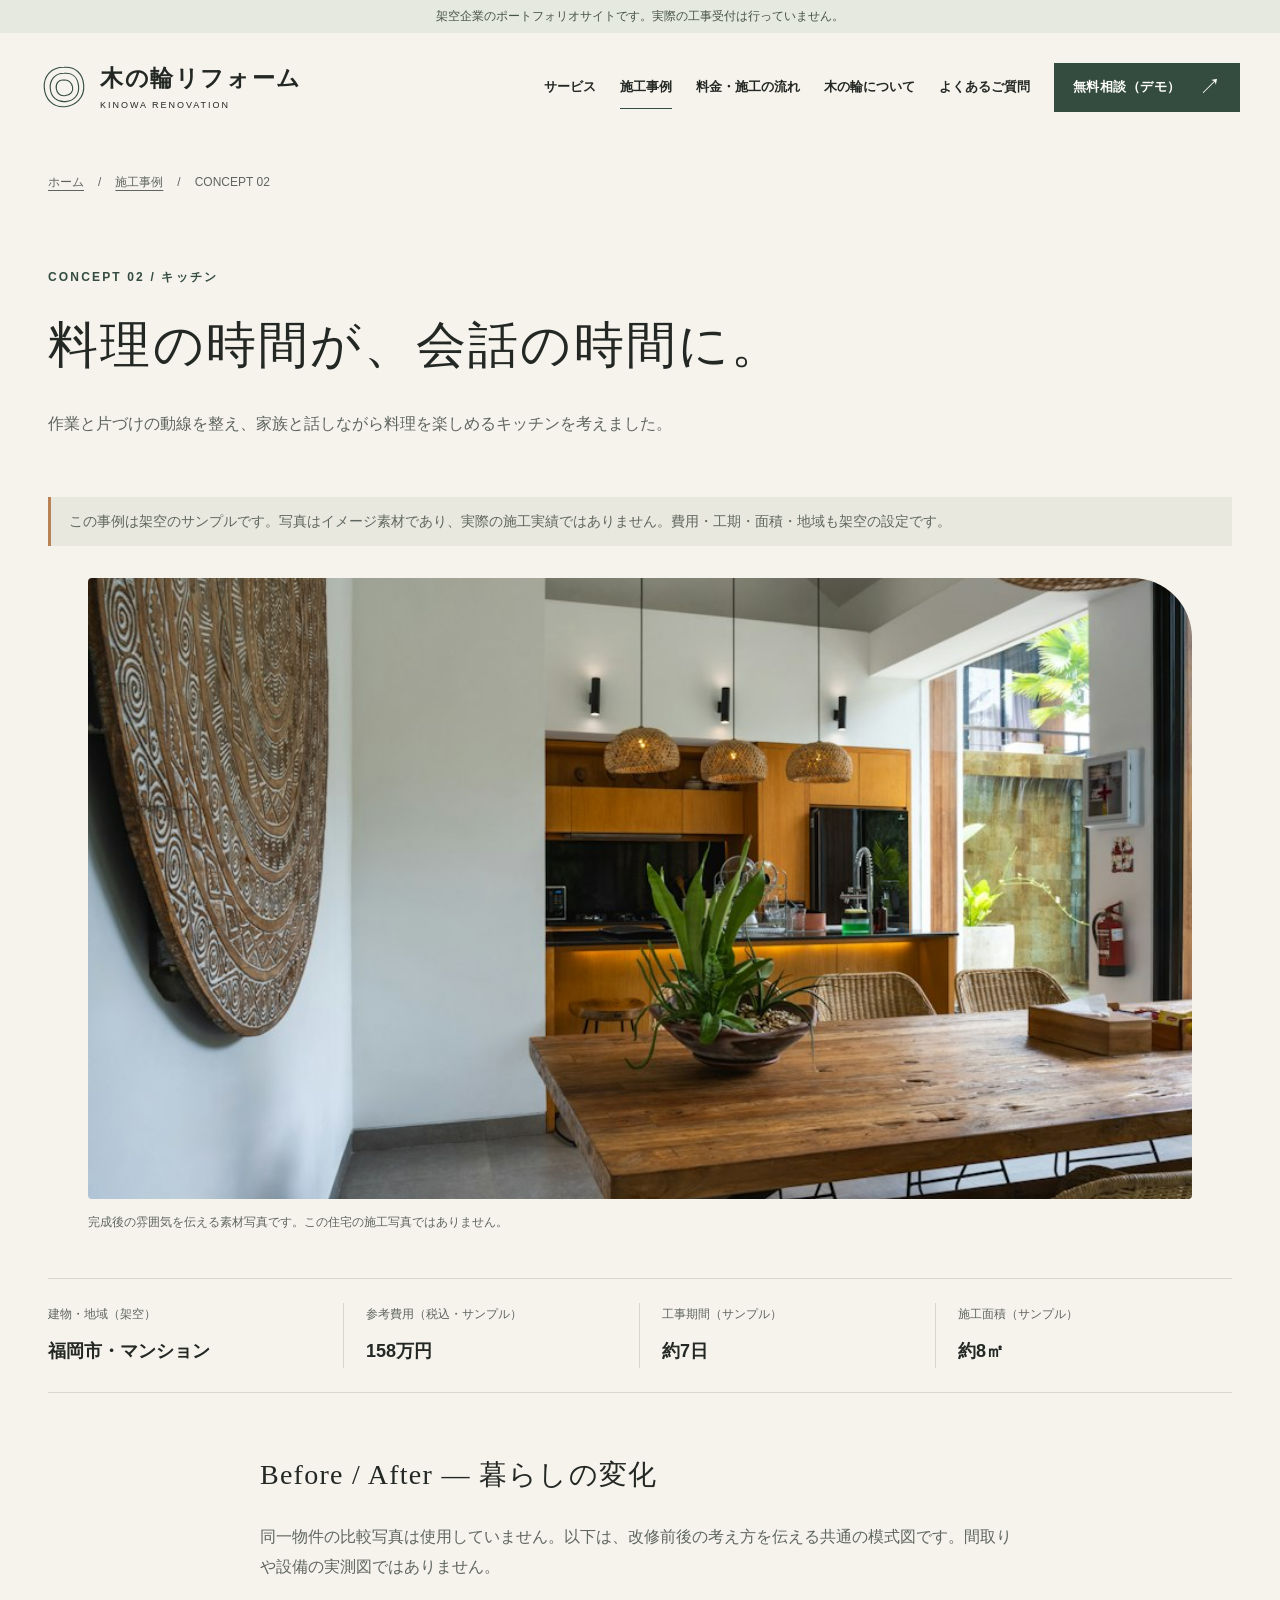
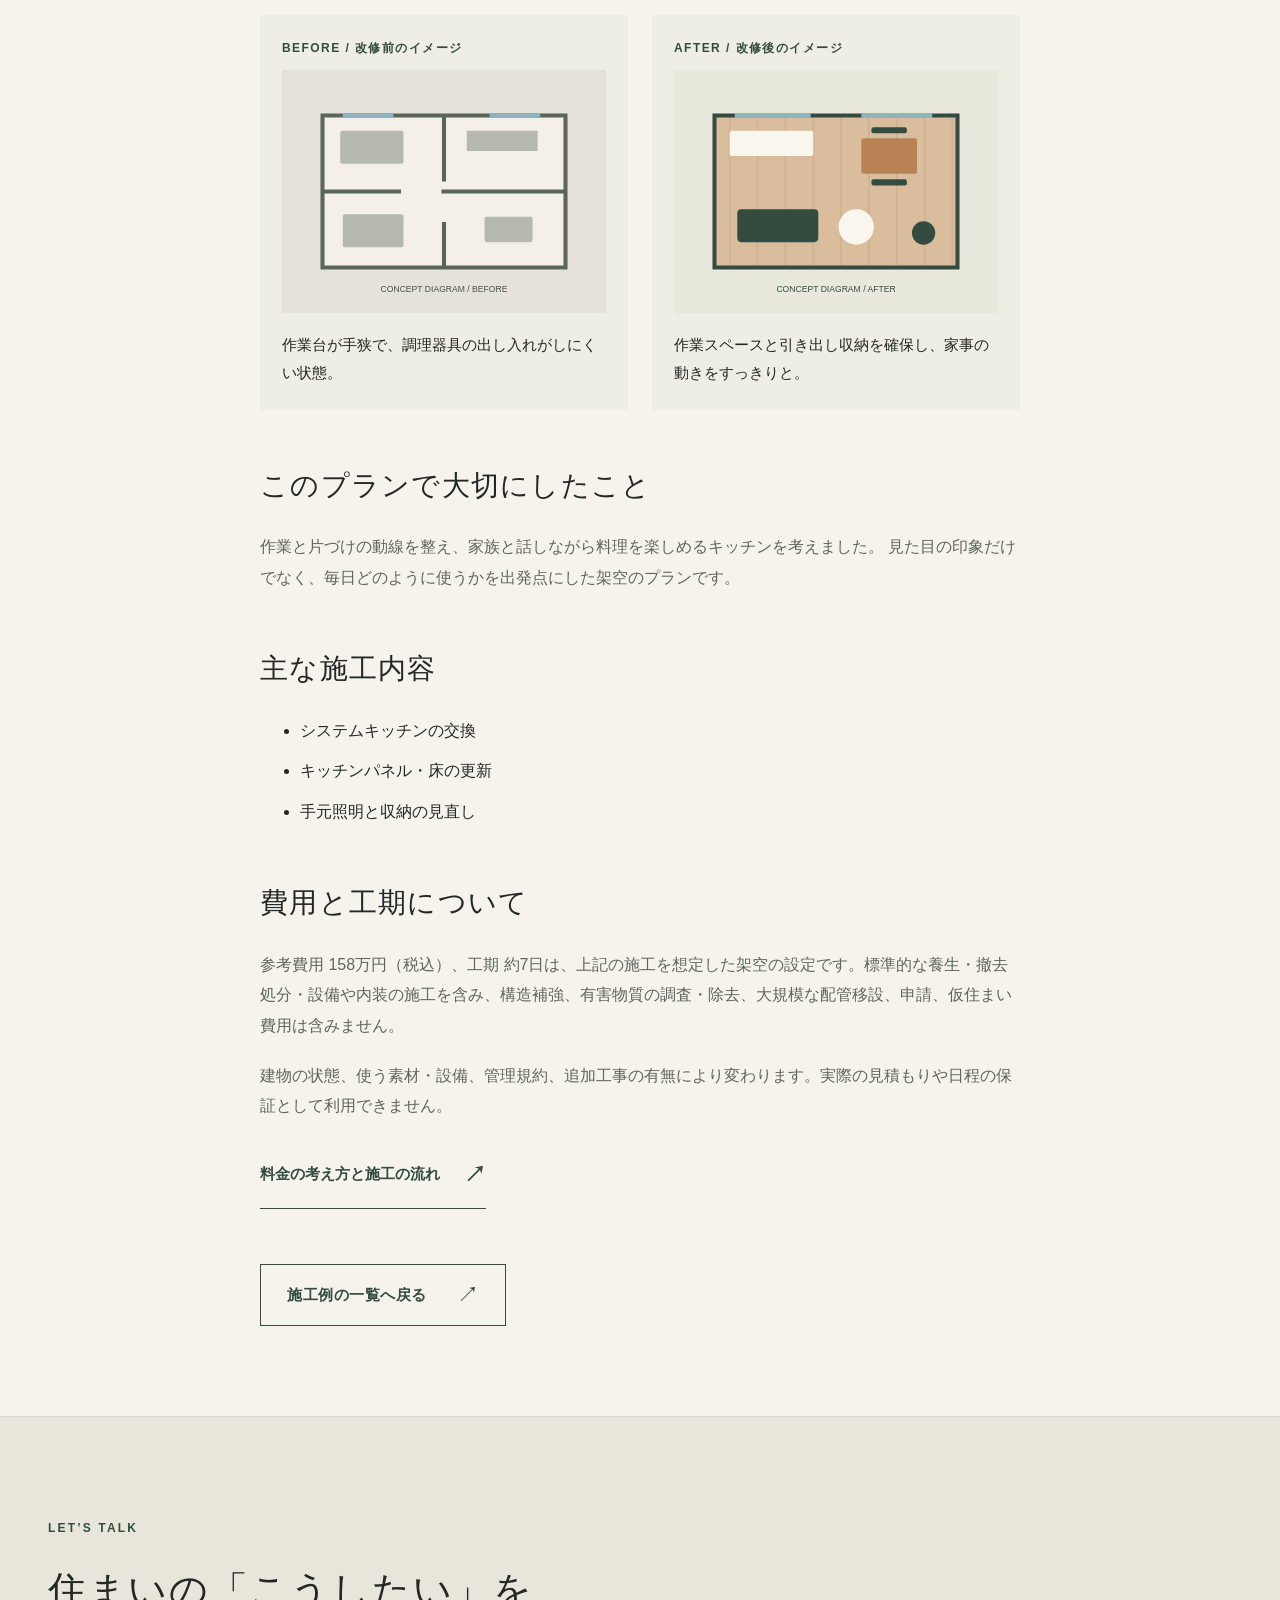
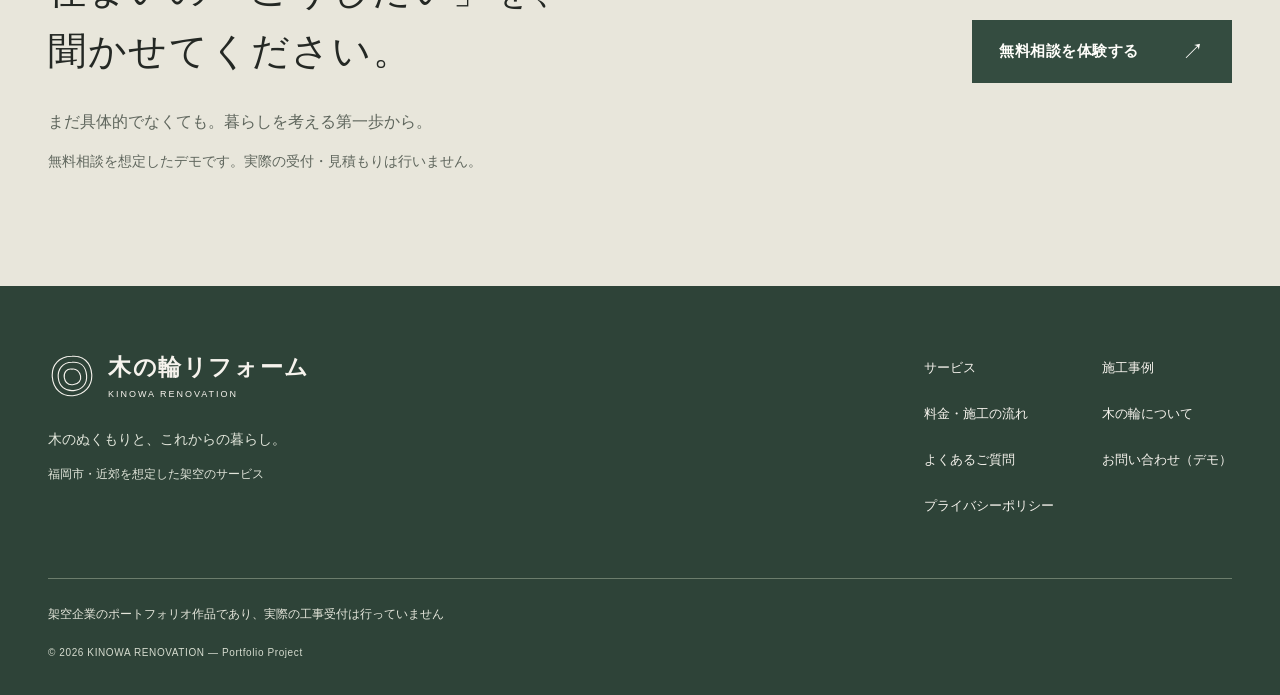
<file: docs/work-02.html>
<!doctype html>
<html lang="ja">
  <head>
    <meta charset="utf-8">
    <meta name="viewport" content="width=device-width, initial-scale=1">
    <meta name="robots" content="noindex, nofollow">
    <meta name="description" content="キッチンをテーマにした架空の施工例。作業と片づけの動線を整え、家族と話しながら料理を楽しめるキッチンを考えました。 費用・工期・写真はすべてサンプルです。">
    <meta name="theme-color" content="#344C40">
    <title>料理の時間が、会話の時間に。｜施工例 02｜木の輪リフォーム【架空サイト】</title>
    <link rel="icon" type="image/svg+xml" href="assets/images/favicon.svg">
    <link rel="stylesheet" href="assets/css/style.css">
    <script src="assets/js/main.js" defer>
    </script>
  </head>
  <body>
    <a class="skip-link" href="#main">本文へスキップ</a>
    <div class="demo-banner">架空企業のポートフォリオサイトです。実際の工事受付は行っていません。</div>
    <header class="site-header">
      <div class="header-inner">
        <a class="brand" href="index.html" aria-label="木の輪リフォーム トップページ">
          <svg class="brand-mark" viewBox="0 0 56 56" aria-hidden="true">
            <path d="M28 5C13 5 4 15 5 29s11 23 24 22 23-11 22-25S41 4 28 5Z"/>
            <path d="M28 12c-11 0-17 8-16 18s8 16 18 15 16-8 15-18-7-16-17-15Z"/>
            <path d="M28 20c-6-1-10 4-9 10s5 9 11 8 9-5 8-10-5-9-10-8Z"/>
          </svg>
          <span>
            <span class="brand-name">木の輪リフォーム</span>
            <span class="brand-en">KINOWA RENOVATION</span>
          </span>
        </a>
        <button class="menu-toggle" type="button" aria-expanded="false" aria-controls="global-nav">
          <span class="menu-lines" aria-hidden="true">
          </span>
          <span class="menu-label">メニュー</span>
        </button>
        <a class="button mobile-contact" href="contact.html">無料相談を体験する（デモ）<span aria-hidden="true">&#8599;</span></a>
        <nav class="global-nav" id="global-nav" aria-label="メインナビゲーション">
          <a href="services.html">サービス</a>
          <a href="works.html" aria-current="page">施工事例</a>
          <a href="pricing.html">料金・施工の流れ</a>
          <a href="about.html">木の輪について</a>
          <a href="faq.html">よくあるご質問</a>
          <a class="button button-small" href="contact.html">無料相談（デモ）<span aria-hidden="true">↗</span>
          </a>
        </nav>
      </div>
    </header>
    <main id="main" tabindex="-1">
      <div class="container breadcrumb">
        <a href="index.html">ホーム</a>
        <span aria-hidden="true">/</span>
        <a href="works.html">施工事例</a>
        <span aria-hidden="true">/</span>
        <span>CONCEPT 02</span>
      </div>
      <section class="page-intro container">
        <span class="eyebrow">CONCEPT 02 / キッチン</span>
        <h1>料理の時間が、会話の時間に。</h1>
        <p>作業と片づけの動線を整え、家族と話しながら料理を楽しめるキッチンを考えました。</p>
      </section>
      <article class="container page-content">
        <p class="sample-note">この事例は架空のサンプルです。写真はイメージ素材であり、実際の施工実績ではありません。費用・工期・面積・地域も架空の設定です。</p>
        <figure class="detail-hero">
          <img class="" src="assets/images/kitchen-960.jpg" srcset="assets/images/kitchen-640.jpg 640w, assets/images/kitchen-960.jpg 960w, assets/images/kitchen-1600.jpg 1600w" sizes="(max-width: 700px) 100vw, 65vw" width="1600" height="1067" alt="木製キャビネットと白い天板のキッチンのイメージ" fetchpriority="high" decoding="async">
          <figcaption class="photo-caption">完成後の雰囲気を伝える素材写真です。この住宅の施工写真ではありません。</figcaption>
        </figure>
        <dl class="detail-info">
          <div>
            <dt>建物・地域（架空）</dt>
            <dd>福岡市・マンション</dd>
          </div>
          <div>
            <dt>参考費用（税込・サンプル）</dt>
            <dd>158万円</dd>
          </div>
          <div>
            <dt>工事期間（サンプル）</dt>
            <dd>約7日</dd>
          </div>
          <div>
            <dt>施工面積（サンプル）</dt>
            <dd>約8㎡</dd>
          </div>
        </dl>
        <div class="detail-copy">
          <h2>Before / After ― 暮らしの変化</h2>
          <p>同一物件の比較写真は使用していません。以下は、改修前後の考え方を伝える共通の模式図です。間取りや設備の実測図ではありません。</p>
          <div class="comparison">
            <figure>
              <strong>BEFORE / 改修前のイメージ</strong>
              <img src="assets/images/before.svg" width="640" height="480" alt="間仕切りで空間が分かれた改修前の模式図" loading="lazy">
              <figcaption>作業台が手狭で、調理器具の出し入れがしにくい状態。</figcaption>
            </figure>
            <figure>
              <strong>AFTER / 改修後のイメージ</strong>
              <img src="assets/images/after.svg" width="640" height="480" alt="間仕切りを整理し木の床でつながる改修後の模式図" loading="lazy">
              <figcaption>作業スペースと引き出し収納を確保し、家事の動きをすっきりと。</figcaption>
            </figure>
          </div>
          <h2>このプランで大切にしたこと</h2>
          <p>作業と片づけの動線を整え、家族と話しながら料理を楽しめるキッチンを考えました。 見た目の印象だけでなく、毎日どのように使うかを出発点にした架空のプランです。</p>
          <h2>主な施工内容</h2>
          <ul>
            <li>システムキッチンの交換</li>
            <li>キッチンパネル・床の更新</li>
            <li>手元照明と収納の見直し</li>
          </ul>
          <h2>費用と工期について</h2>
          <p>参考費用 158万円（税込）、工期 約7日は、上記の施工を想定した架空の設定です。標準的な養生・撤去処分・設備や内装の施工を含み、構造補強、有害物質の調査・除去、大規模な配管移設、申請、仮住まい費用は含みません。</p>
          <p>建物の状態、使う素材・設備、管理規約、追加工事の有無により変わります。実際の見積もりや日程の保証として利用できません。</p>
          <a class="text-link" href="pricing.html">料金の考え方と施工の流れ<span aria-hidden="true">↗</span>
          </a>
          <div class="back-link">
            <a class="button button-outline" href="works.html">施工例の一覧へ戻る<span aria-hidden="true">↗</span>
            </a>
          </div>
        </div>
      </article>
      <section class="consultation section" aria-labelledby="consult-title">
        <div class="container consultation-inner">
          <div>
            <span class="eyebrow">LET’S TALK</span>
            <h2 id="consult-title">住まいの「こうしたい」を、<br>聞かせてください。</h2>
            <p>まだ具体的でなくても。暮らしを考える第一歩から。</p>
            <p class="note">無料相談を想定したデモです。実際の受付・見積もりは行いません。</p>
          </div>
          <a class="button" href="contact.html">無料相談を体験する<span aria-hidden="true">↗</span>
          </a>
        </div>
      </section>
    </main>
    <footer class="site-footer">
      <div class="container footer-top">
        <div>
          <a class="brand" href="index.html">
            <svg class="brand-mark" viewBox="0 0 56 56" aria-hidden="true">
              <path d="M28 5C13 5 4 15 5 29s11 23 24 22 23-11 22-25S41 4 28 5Z"/>
              <path d="M28 12c-11 0-17 8-16 18s8 16 18 15 16-8 15-18-7-16-17-15Z"/>
              <path d="M28 20c-6-1-10 4-9 10s5 9 11 8 9-5 8-10-5-9-10-8Z"/>
            </svg>
            <span>
              <span class="brand-name">木の輪リフォーム</span>
              <span class="brand-en">KINOWA RENOVATION</span>
            </span>
          </a>
          <p>木のぬくもりと、これからの暮らし。</p>
          <p class="footer-area">福岡市・近郊を想定した架空のサービス</p>
        </div>
        <nav class="footer-nav" aria-label="フッターナビゲーション">
          <a href="services.html">サービス</a>
          <a href="works.html">施工事例</a>
          <a href="pricing.html">料金・施工の流れ</a>
          <a href="about.html">木の輪について</a>
          <a href="faq.html">よくあるご質問</a>
          <a href="contact.html">お問い合わせ（デモ）</a>
          <a href="privacy.html">プライバシーポリシー</a>
        </nav>
      </div>
      <div class="container footer-bottom">
        <p>架空企業のポートフォリオ作品であり、実際の工事受付は行っていません</p>
        <small>© 2026 KINOWA RENOVATION — Portfolio Project</small>
      </div>
    </footer>
  </body>
</html>
</file>
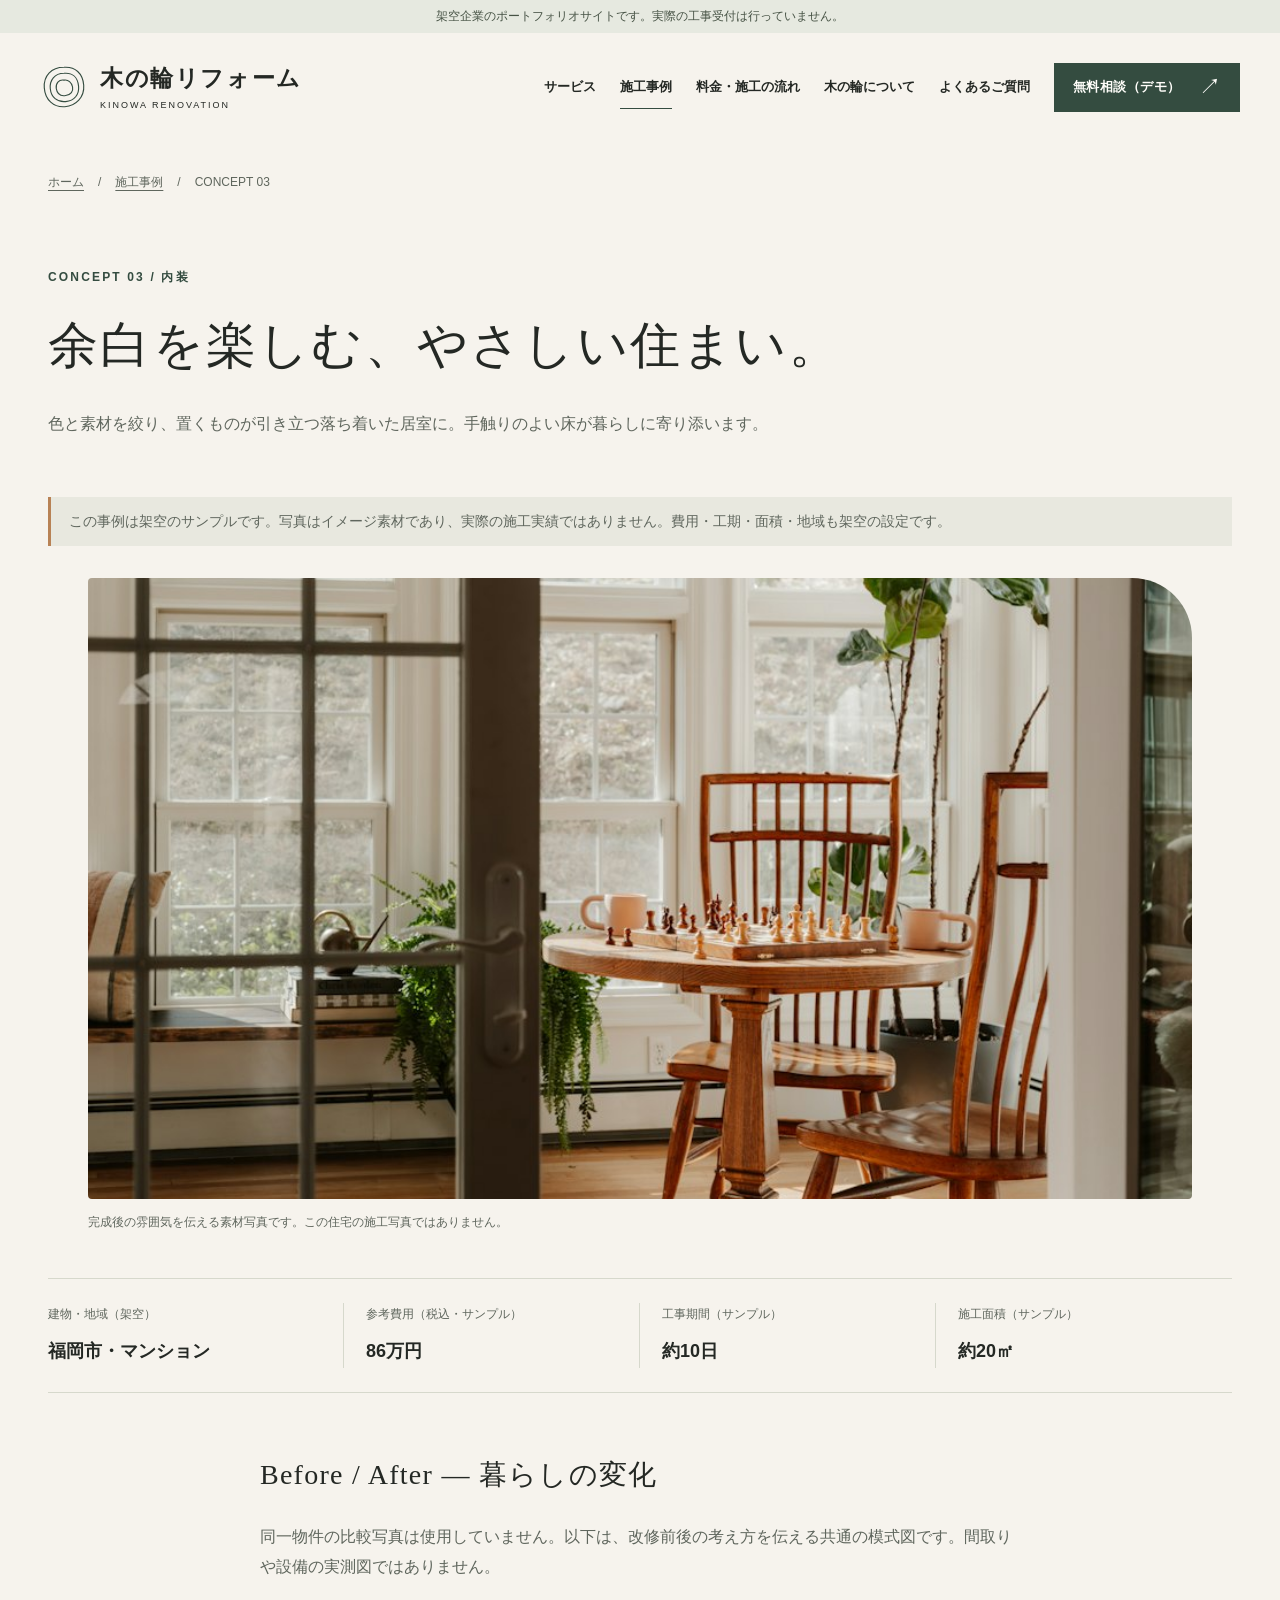
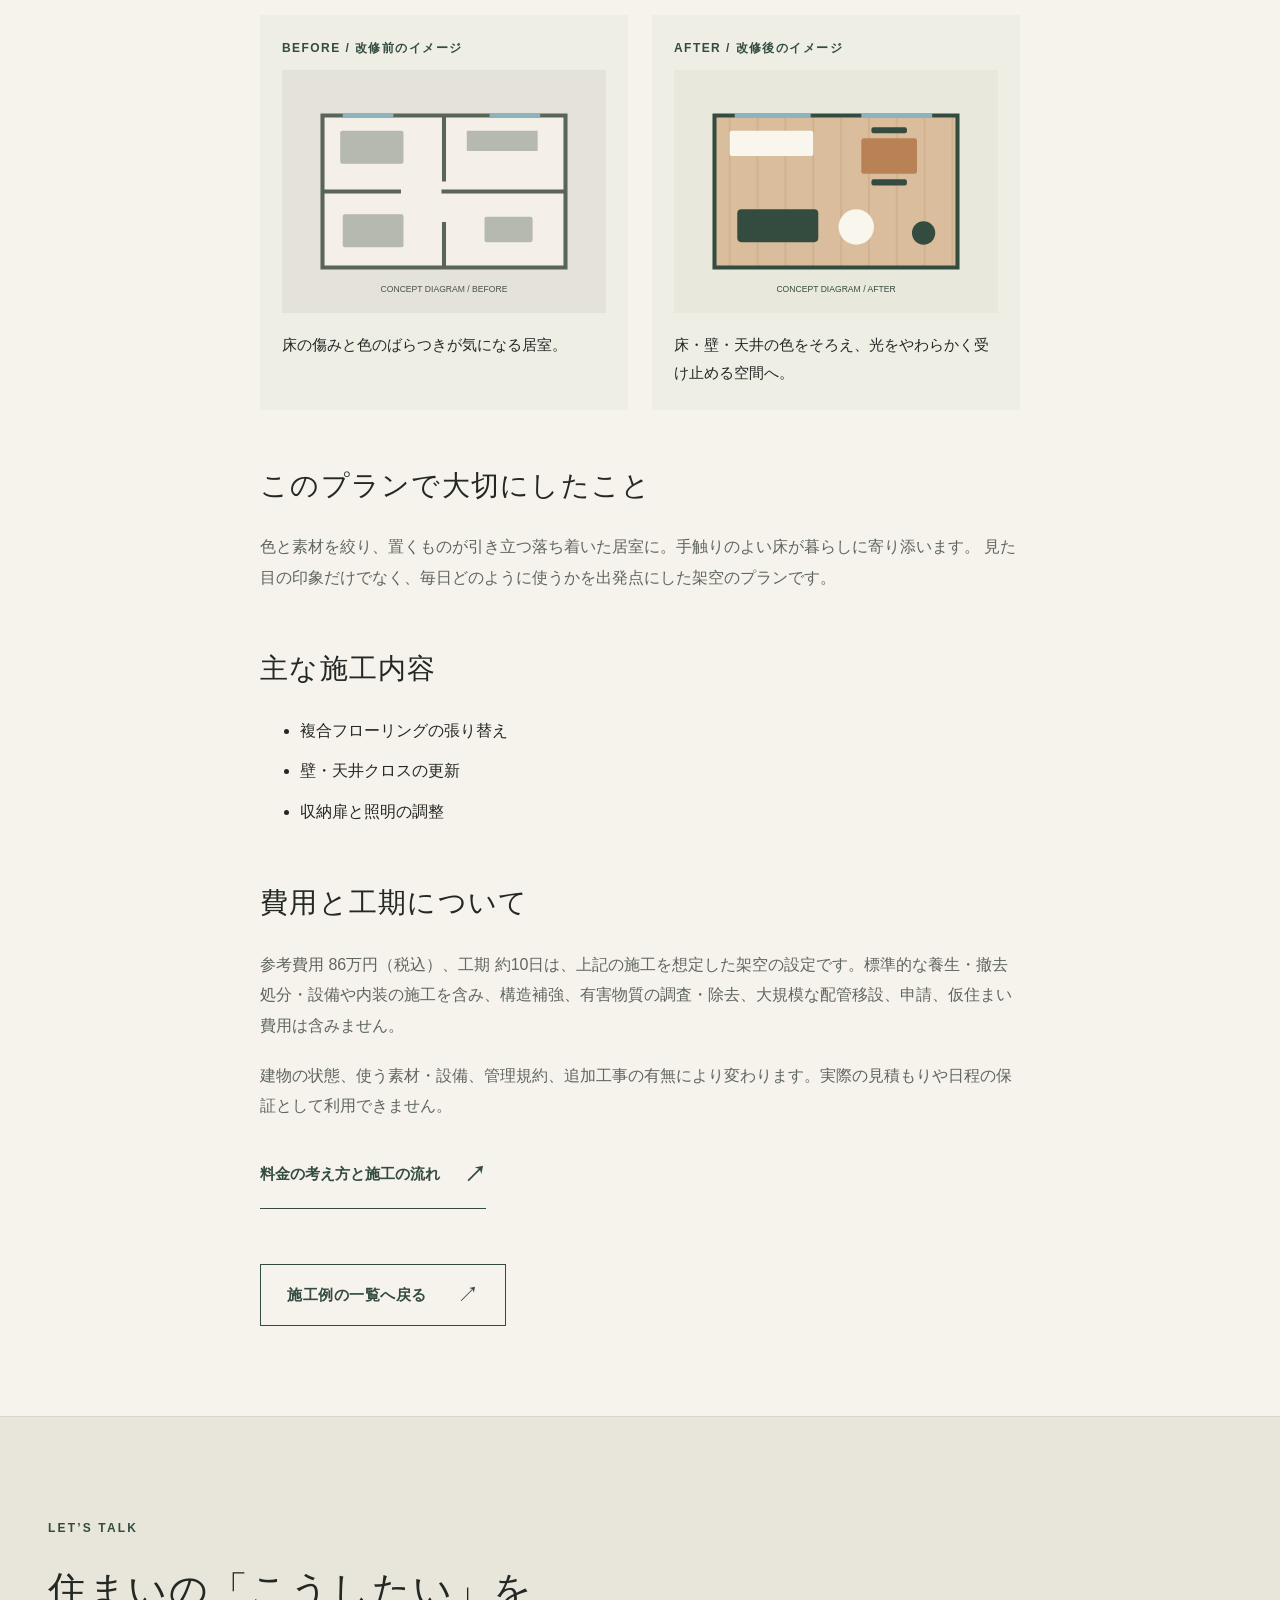
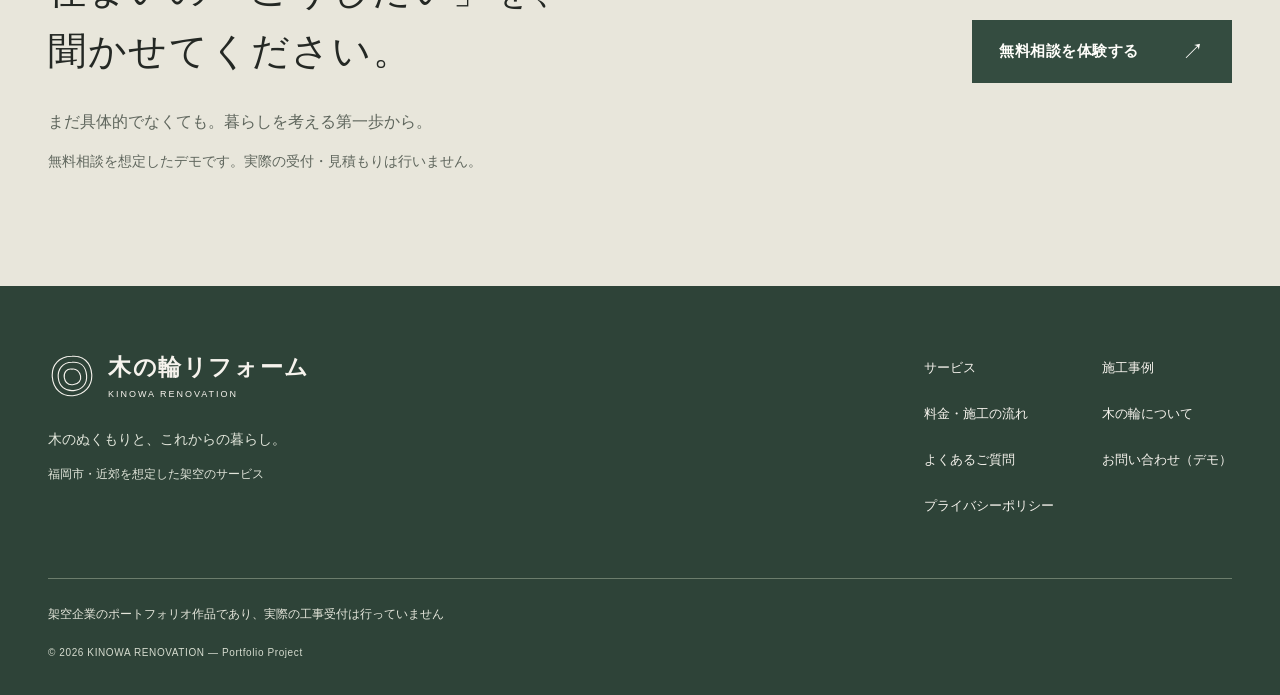
<file: docs/work-03.html>
<!doctype html>
<html lang="ja">
  <head>
    <meta charset="utf-8">
    <meta name="viewport" content="width=device-width, initial-scale=1">
    <meta name="robots" content="noindex, nofollow">
    <meta name="description" content="内装をテーマにした架空の施工例。色と素材を絞り、置くものが引き立つ落ち着いた居室に。手触りのよい床が暮らしに寄り添います。 費用・工期・写真はすべてサンプルです。">
    <meta name="theme-color" content="#344C40">
    <title>余白を楽しむ、やさしい住まい。｜施工例 03｜木の輪リフォーム【架空サイト】</title>
    <link rel="icon" type="image/svg+xml" href="assets/images/favicon.svg">
    <link rel="stylesheet" href="assets/css/style.css">
    <script src="assets/js/main.js" defer>
    </script>
  </head>
  <body>
    <a class="skip-link" href="#main">本文へスキップ</a>
    <div class="demo-banner">架空企業のポートフォリオサイトです。実際の工事受付は行っていません。</div>
    <header class="site-header">
      <div class="header-inner">
        <a class="brand" href="index.html" aria-label="木の輪リフォーム トップページ">
          <svg class="brand-mark" viewBox="0 0 56 56" aria-hidden="true">
            <path d="M28 5C13 5 4 15 5 29s11 23 24 22 23-11 22-25S41 4 28 5Z"/>
            <path d="M28 12c-11 0-17 8-16 18s8 16 18 15 16-8 15-18-7-16-17-15Z"/>
            <path d="M28 20c-6-1-10 4-9 10s5 9 11 8 9-5 8-10-5-9-10-8Z"/>
          </svg>
          <span>
            <span class="brand-name">木の輪リフォーム</span>
            <span class="brand-en">KINOWA RENOVATION</span>
          </span>
        </a>
        <button class="menu-toggle" type="button" aria-expanded="false" aria-controls="global-nav">
          <span class="menu-lines" aria-hidden="true">
          </span>
          <span class="menu-label">メニュー</span>
        </button>
        <a class="button mobile-contact" href="contact.html">無料相談を体験する（デモ）<span aria-hidden="true">&#8599;</span></a>
        <nav class="global-nav" id="global-nav" aria-label="メインナビゲーション">
          <a href="services.html">サービス</a>
          <a href="works.html" aria-current="page">施工事例</a>
          <a href="pricing.html">料金・施工の流れ</a>
          <a href="about.html">木の輪について</a>
          <a href="faq.html">よくあるご質問</a>
          <a class="button button-small" href="contact.html">無料相談（デモ）<span aria-hidden="true">↗</span>
          </a>
        </nav>
      </div>
    </header>
    <main id="main" tabindex="-1">
      <div class="container breadcrumb">
        <a href="index.html">ホーム</a>
        <span aria-hidden="true">/</span>
        <a href="works.html">施工事例</a>
        <span aria-hidden="true">/</span>
        <span>CONCEPT 03</span>
      </div>
      <section class="page-intro container">
        <span class="eyebrow">CONCEPT 03 / 内装</span>
        <h1>余白を楽しむ、やさしい住まい。</h1>
        <p>色と素材を絞り、置くものが引き立つ落ち着いた居室に。手触りのよい床が暮らしに寄り添います。</p>
      </section>
      <article class="container page-content">
        <p class="sample-note">この事例は架空のサンプルです。写真はイメージ素材であり、実際の施工実績ではありません。費用・工期・面積・地域も架空の設定です。</p>
        <figure class="detail-hero">
          <img class="" src="assets/images/dining-960.jpg" srcset="assets/images/dining-640.jpg 640w, assets/images/dining-960.jpg 960w, assets/images/dining-1600.jpg 1600w" sizes="(max-width: 700px) 100vw, 65vw" width="1600" height="1067" alt="自然光と木の家具が調和する室内のイメージ" fetchpriority="high" decoding="async">
          <figcaption class="photo-caption">完成後の雰囲気を伝える素材写真です。この住宅の施工写真ではありません。</figcaption>
        </figure>
        <dl class="detail-info">
          <div>
            <dt>建物・地域（架空）</dt>
            <dd>福岡市・マンション</dd>
          </div>
          <div>
            <dt>参考費用（税込・サンプル）</dt>
            <dd>86万円</dd>
          </div>
          <div>
            <dt>工事期間（サンプル）</dt>
            <dd>約10日</dd>
          </div>
          <div>
            <dt>施工面積（サンプル）</dt>
            <dd>約20㎡</dd>
          </div>
        </dl>
        <div class="detail-copy">
          <h2>Before / After ― 暮らしの変化</h2>
          <p>同一物件の比較写真は使用していません。以下は、改修前後の考え方を伝える共通の模式図です。間取りや設備の実測図ではありません。</p>
          <div class="comparison">
            <figure>
              <strong>BEFORE / 改修前のイメージ</strong>
              <img src="assets/images/before.svg" width="640" height="480" alt="間仕切りで空間が分かれた改修前の模式図" loading="lazy">
              <figcaption>床の傷みと色のばらつきが気になる居室。</figcaption>
            </figure>
            <figure>
              <strong>AFTER / 改修後のイメージ</strong>
              <img src="assets/images/after.svg" width="640" height="480" alt="間仕切りを整理し木の床でつながる改修後の模式図" loading="lazy">
              <figcaption>床・壁・天井の色をそろえ、光をやわらかく受け止める空間へ。</figcaption>
            </figure>
          </div>
          <h2>このプランで大切にしたこと</h2>
          <p>色と素材を絞り、置くものが引き立つ落ち着いた居室に。手触りのよい床が暮らしに寄り添います。 見た目の印象だけでなく、毎日どのように使うかを出発点にした架空のプランです。</p>
          <h2>主な施工内容</h2>
          <ul>
            <li>複合フローリングの張り替え</li>
            <li>壁・天井クロスの更新</li>
            <li>収納扉と照明の調整</li>
          </ul>
          <h2>費用と工期について</h2>
          <p>参考費用 86万円（税込）、工期 約10日は、上記の施工を想定した架空の設定です。標準的な養生・撤去処分・設備や内装の施工を含み、構造補強、有害物質の調査・除去、大規模な配管移設、申請、仮住まい費用は含みません。</p>
          <p>建物の状態、使う素材・設備、管理規約、追加工事の有無により変わります。実際の見積もりや日程の保証として利用できません。</p>
          <a class="text-link" href="pricing.html">料金の考え方と施工の流れ<span aria-hidden="true">↗</span>
          </a>
          <div class="back-link">
            <a class="button button-outline" href="works.html">施工例の一覧へ戻る<span aria-hidden="true">↗</span>
            </a>
          </div>
        </div>
      </article>
      <section class="consultation section" aria-labelledby="consult-title">
        <div class="container consultation-inner">
          <div>
            <span class="eyebrow">LET’S TALK</span>
            <h2 id="consult-title">住まいの「こうしたい」を、<br>聞かせてください。</h2>
            <p>まだ具体的でなくても。暮らしを考える第一歩から。</p>
            <p class="note">無料相談を想定したデモです。実際の受付・見積もりは行いません。</p>
          </div>
          <a class="button" href="contact.html">無料相談を体験する<span aria-hidden="true">↗</span>
          </a>
        </div>
      </section>
    </main>
    <footer class="site-footer">
      <div class="container footer-top">
        <div>
          <a class="brand" href="index.html">
            <svg class="brand-mark" viewBox="0 0 56 56" aria-hidden="true">
              <path d="M28 5C13 5 4 15 5 29s11 23 24 22 23-11 22-25S41 4 28 5Z"/>
              <path d="M28 12c-11 0-17 8-16 18s8 16 18 15 16-8 15-18-7-16-17-15Z"/>
              <path d="M28 20c-6-1-10 4-9 10s5 9 11 8 9-5 8-10-5-9-10-8Z"/>
            </svg>
            <span>
              <span class="brand-name">木の輪リフォーム</span>
              <span class="brand-en">KINOWA RENOVATION</span>
            </span>
          </a>
          <p>木のぬくもりと、これからの暮らし。</p>
          <p class="footer-area">福岡市・近郊を想定した架空のサービス</p>
        </div>
        <nav class="footer-nav" aria-label="フッターナビゲーション">
          <a href="services.html">サービス</a>
          <a href="works.html">施工事例</a>
          <a href="pricing.html">料金・施工の流れ</a>
          <a href="about.html">木の輪について</a>
          <a href="faq.html">よくあるご質問</a>
          <a href="contact.html">お問い合わせ（デモ）</a>
          <a href="privacy.html">プライバシーポリシー</a>
        </nav>
      </div>
      <div class="container footer-bottom">
        <p>架空企業のポートフォリオ作品であり、実際の工事受付は行っていません</p>
        <small>© 2026 KINOWA RENOVATION — Portfolio Project</small>
      </div>
    </footer>
  </body>
</html>
</file>
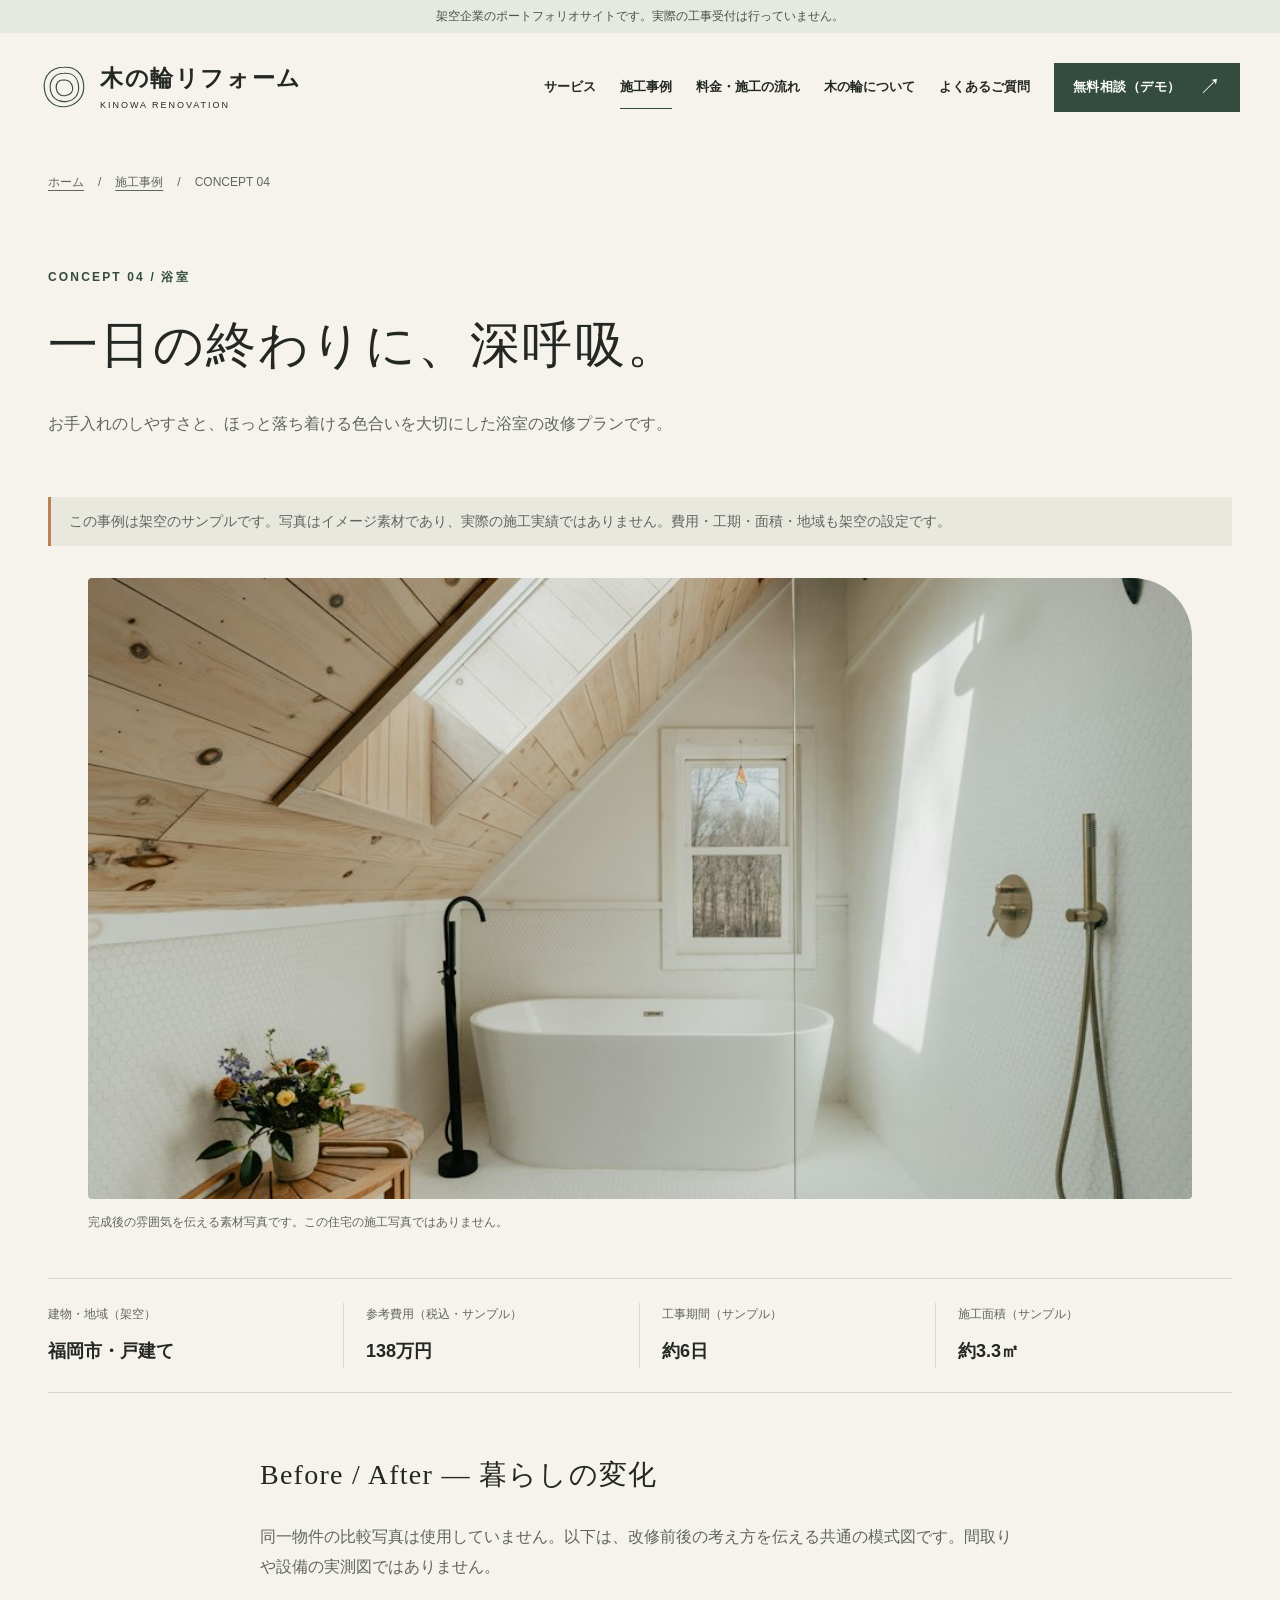
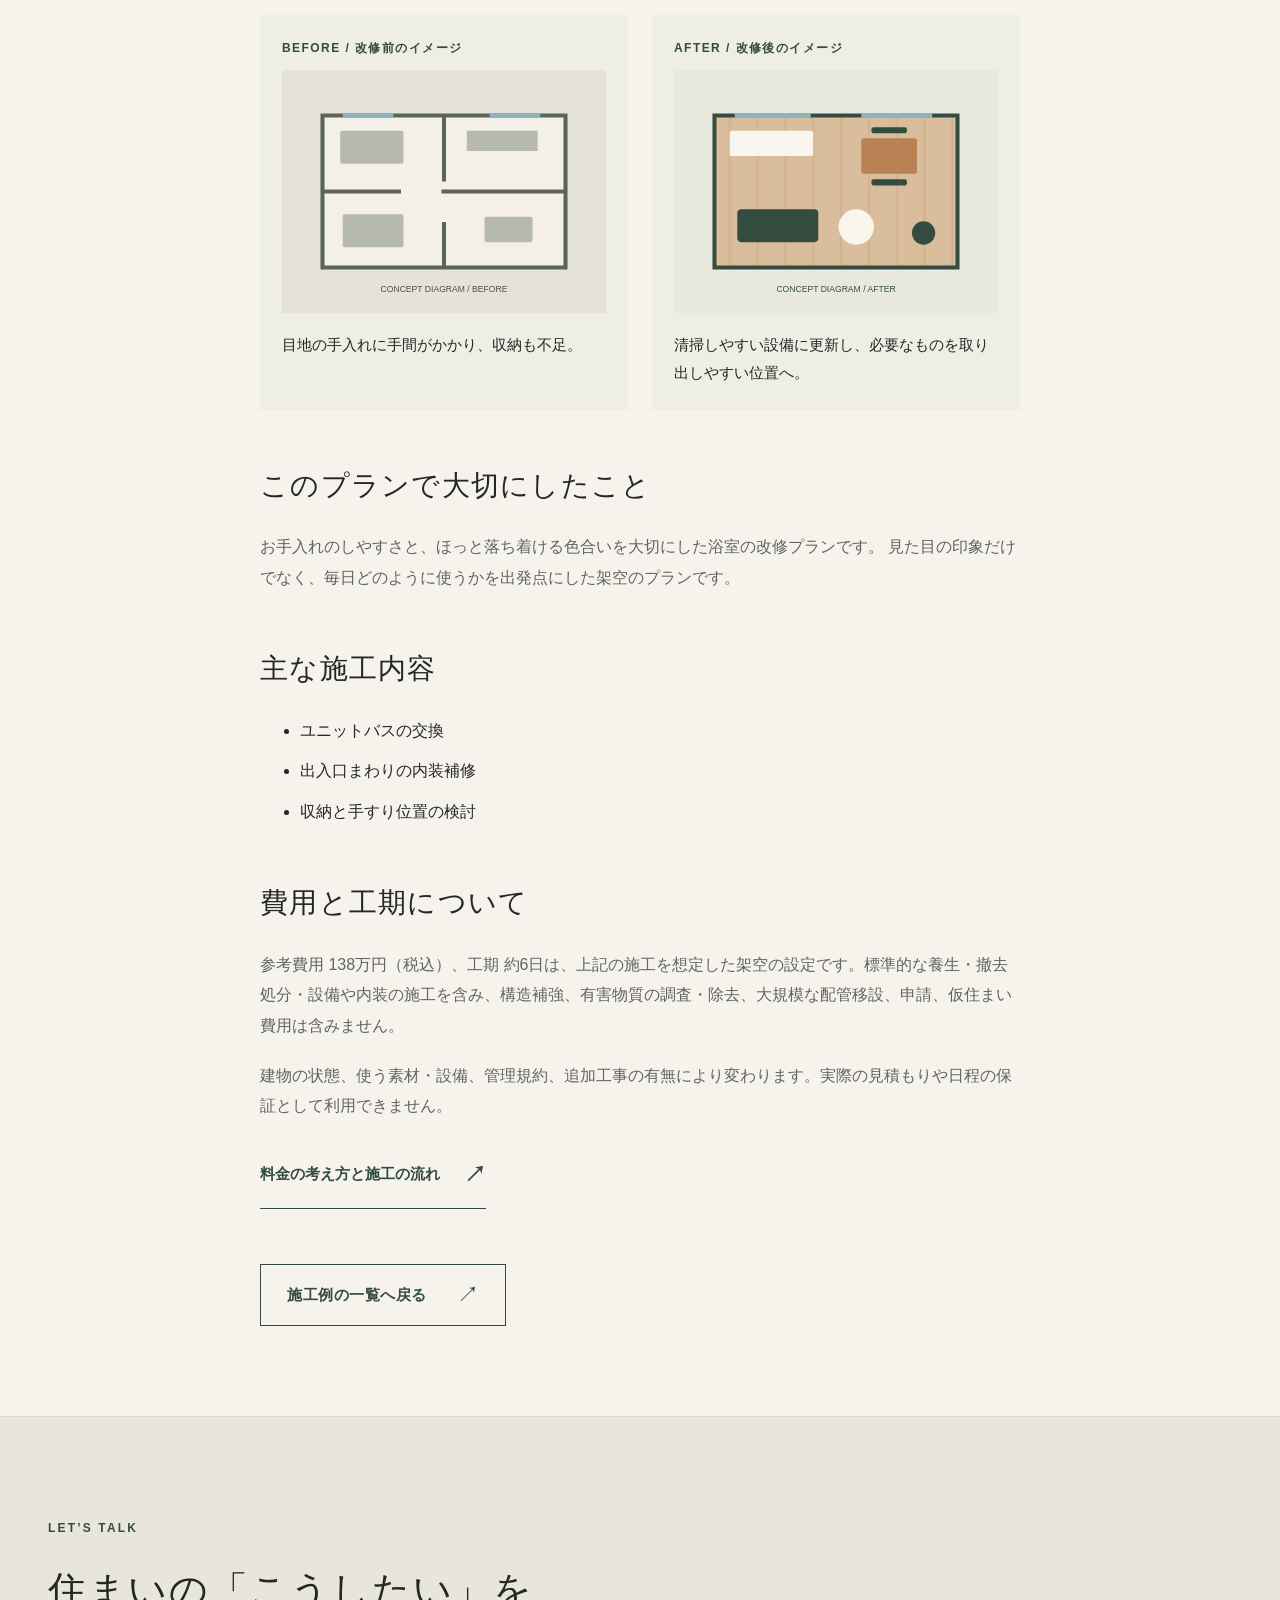
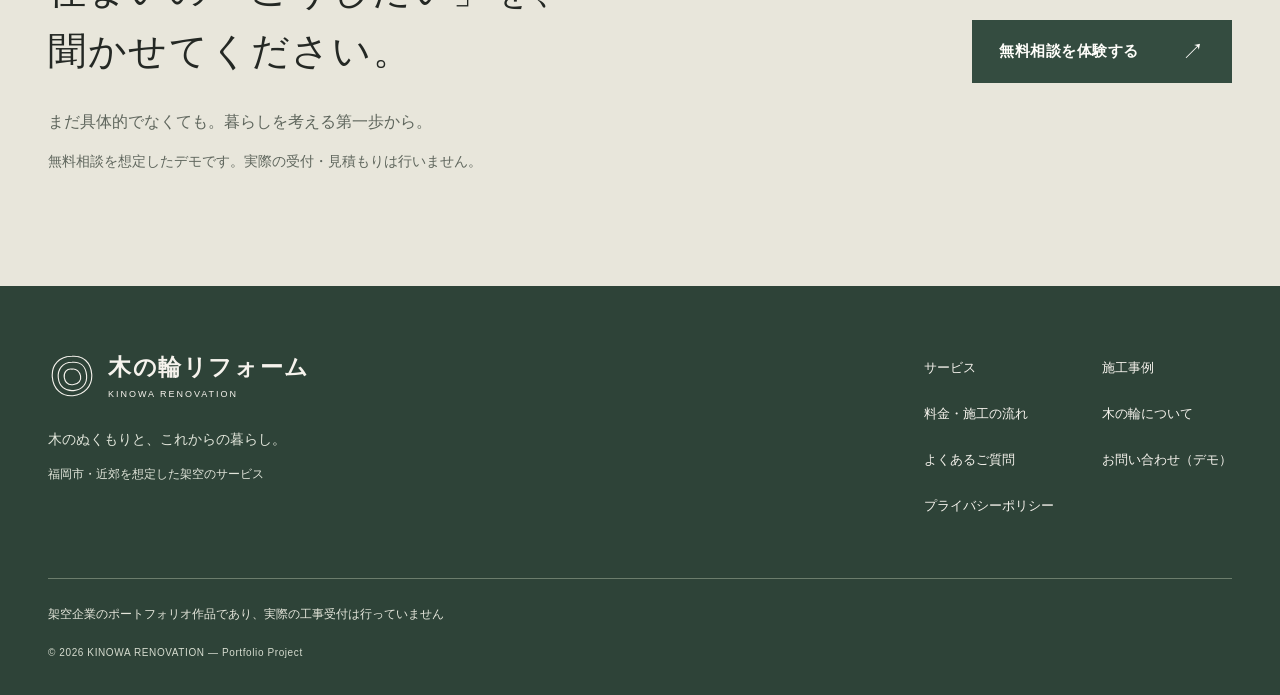
<file: docs/work-04.html>
<!doctype html>
<html lang="ja">
  <head>
    <meta charset="utf-8">
    <meta name="viewport" content="width=device-width, initial-scale=1">
    <meta name="robots" content="noindex, nofollow">
    <meta name="description" content="浴室をテーマにした架空の施工例。お手入れのしやすさと、ほっと落ち着ける色合いを大切にした浴室の改修プランです。 費用・工期・写真はすべてサンプルです。">
    <meta name="theme-color" content="#344C40">
    <title>一日の終わりに、深呼吸。｜施工例 04｜木の輪リフォーム【架空サイト】</title>
    <link rel="icon" type="image/svg+xml" href="assets/images/favicon.svg">
    <link rel="stylesheet" href="assets/css/style.css">
    <script src="assets/js/main.js" defer>
    </script>
  </head>
  <body>
    <a class="skip-link" href="#main">本文へスキップ</a>
    <div class="demo-banner">架空企業のポートフォリオサイトです。実際の工事受付は行っていません。</div>
    <header class="site-header">
      <div class="header-inner">
        <a class="brand" href="index.html" aria-label="木の輪リフォーム トップページ">
          <svg class="brand-mark" viewBox="0 0 56 56" aria-hidden="true">
            <path d="M28 5C13 5 4 15 5 29s11 23 24 22 23-11 22-25S41 4 28 5Z"/>
            <path d="M28 12c-11 0-17 8-16 18s8 16 18 15 16-8 15-18-7-16-17-15Z"/>
            <path d="M28 20c-6-1-10 4-9 10s5 9 11 8 9-5 8-10-5-9-10-8Z"/>
          </svg>
          <span>
            <span class="brand-name">木の輪リフォーム</span>
            <span class="brand-en">KINOWA RENOVATION</span>
          </span>
        </a>
        <button class="menu-toggle" type="button" aria-expanded="false" aria-controls="global-nav">
          <span class="menu-lines" aria-hidden="true">
          </span>
          <span class="menu-label">メニュー</span>
        </button>
        <a class="button mobile-contact" href="contact.html">無料相談を体験する（デモ）<span aria-hidden="true">&#8599;</span></a>
        <nav class="global-nav" id="global-nav" aria-label="メインナビゲーション">
          <a href="services.html">サービス</a>
          <a href="works.html" aria-current="page">施工事例</a>
          <a href="pricing.html">料金・施工の流れ</a>
          <a href="about.html">木の輪について</a>
          <a href="faq.html">よくあるご質問</a>
          <a class="button button-small" href="contact.html">無料相談（デモ）<span aria-hidden="true">↗</span>
          </a>
        </nav>
      </div>
    </header>
    <main id="main" tabindex="-1">
      <div class="container breadcrumb">
        <a href="index.html">ホーム</a>
        <span aria-hidden="true">/</span>
        <a href="works.html">施工事例</a>
        <span aria-hidden="true">/</span>
        <span>CONCEPT 04</span>
      </div>
      <section class="page-intro container">
        <span class="eyebrow">CONCEPT 04 / 浴室</span>
        <h1>一日の終わりに、深呼吸。</h1>
        <p>お手入れのしやすさと、ほっと落ち着ける色合いを大切にした浴室の改修プランです。</p>
      </section>
      <article class="container page-content">
        <p class="sample-note">この事例は架空のサンプルです。写真はイメージ素材であり、実際の施工実績ではありません。費用・工期・面積・地域も架空の設定です。</p>
        <figure class="detail-hero">
          <img class="" src="assets/images/bath-960.jpg" srcset="assets/images/bath-640.jpg 640w, assets/images/bath-960.jpg 960w, assets/images/bath-1600.jpg 1600w" sizes="(max-width: 700px) 100vw, 65vw" width="1600" height="1067" alt="明るい色の壁と浴槽を配した浴室のイメージ" fetchpriority="high" decoding="async">
          <figcaption class="photo-caption">完成後の雰囲気を伝える素材写真です。この住宅の施工写真ではありません。</figcaption>
        </figure>
        <dl class="detail-info">
          <div>
            <dt>建物・地域（架空）</dt>
            <dd>福岡市・戸建て</dd>
          </div>
          <div>
            <dt>参考費用（税込・サンプル）</dt>
            <dd>138万円</dd>
          </div>
          <div>
            <dt>工事期間（サンプル）</dt>
            <dd>約6日</dd>
          </div>
          <div>
            <dt>施工面積（サンプル）</dt>
            <dd>約3.3㎡</dd>
          </div>
        </dl>
        <div class="detail-copy">
          <h2>Before / After ― 暮らしの変化</h2>
          <p>同一物件の比較写真は使用していません。以下は、改修前後の考え方を伝える共通の模式図です。間取りや設備の実測図ではありません。</p>
          <div class="comparison">
            <figure>
              <strong>BEFORE / 改修前のイメージ</strong>
              <img src="assets/images/before.svg" width="640" height="480" alt="間仕切りで空間が分かれた改修前の模式図" loading="lazy">
              <figcaption>目地の手入れに手間がかかり、収納も不足。</figcaption>
            </figure>
            <figure>
              <strong>AFTER / 改修後のイメージ</strong>
              <img src="assets/images/after.svg" width="640" height="480" alt="間仕切りを整理し木の床でつながる改修後の模式図" loading="lazy">
              <figcaption>清掃しやすい設備に更新し、必要なものを取り出しやすい位置へ。</figcaption>
            </figure>
          </div>
          <h2>このプランで大切にしたこと</h2>
          <p>お手入れのしやすさと、ほっと落ち着ける色合いを大切にした浴室の改修プランです。 見た目の印象だけでなく、毎日どのように使うかを出発点にした架空のプランです。</p>
          <h2>主な施工内容</h2>
          <ul>
            <li>ユニットバスの交換</li>
            <li>出入口まわりの内装補修</li>
            <li>収納と手すり位置の検討</li>
          </ul>
          <h2>費用と工期について</h2>
          <p>参考費用 138万円（税込）、工期 約6日は、上記の施工を想定した架空の設定です。標準的な養生・撤去処分・設備や内装の施工を含み、構造補強、有害物質の調査・除去、大規模な配管移設、申請、仮住まい費用は含みません。</p>
          <p>建物の状態、使う素材・設備、管理規約、追加工事の有無により変わります。実際の見積もりや日程の保証として利用できません。</p>
          <a class="text-link" href="pricing.html">料金の考え方と施工の流れ<span aria-hidden="true">↗</span>
          </a>
          <div class="back-link">
            <a class="button button-outline" href="works.html">施工例の一覧へ戻る<span aria-hidden="true">↗</span>
            </a>
          </div>
        </div>
      </article>
      <section class="consultation section" aria-labelledby="consult-title">
        <div class="container consultation-inner">
          <div>
            <span class="eyebrow">LET’S TALK</span>
            <h2 id="consult-title">住まいの「こうしたい」を、<br>聞かせてください。</h2>
            <p>まだ具体的でなくても。暮らしを考える第一歩から。</p>
            <p class="note">無料相談を想定したデモです。実際の受付・見積もりは行いません。</p>
          </div>
          <a class="button" href="contact.html">無料相談を体験する<span aria-hidden="true">↗</span>
          </a>
        </div>
      </section>
    </main>
    <footer class="site-footer">
      <div class="container footer-top">
        <div>
          <a class="brand" href="index.html">
            <svg class="brand-mark" viewBox="0 0 56 56" aria-hidden="true">
              <path d="M28 5C13 5 4 15 5 29s11 23 24 22 23-11 22-25S41 4 28 5Z"/>
              <path d="M28 12c-11 0-17 8-16 18s8 16 18 15 16-8 15-18-7-16-17-15Z"/>
              <path d="M28 20c-6-1-10 4-9 10s5 9 11 8 9-5 8-10-5-9-10-8Z"/>
            </svg>
            <span>
              <span class="brand-name">木の輪リフォーム</span>
              <span class="brand-en">KINOWA RENOVATION</span>
            </span>
          </a>
          <p>木のぬくもりと、これからの暮らし。</p>
          <p class="footer-area">福岡市・近郊を想定した架空のサービス</p>
        </div>
        <nav class="footer-nav" aria-label="フッターナビゲーション">
          <a href="services.html">サービス</a>
          <a href="works.html">施工事例</a>
          <a href="pricing.html">料金・施工の流れ</a>
          <a href="about.html">木の輪について</a>
          <a href="faq.html">よくあるご質問</a>
          <a href="contact.html">お問い合わせ（デモ）</a>
          <a href="privacy.html">プライバシーポリシー</a>
        </nav>
      </div>
      <div class="container footer-bottom">
        <p>架空企業のポートフォリオ作品であり、実際の工事受付は行っていません</p>
        <small>© 2026 KINOWA RENOVATION — Portfolio Project</small>
      </div>
    </footer>
  </body>
</html>
</file>
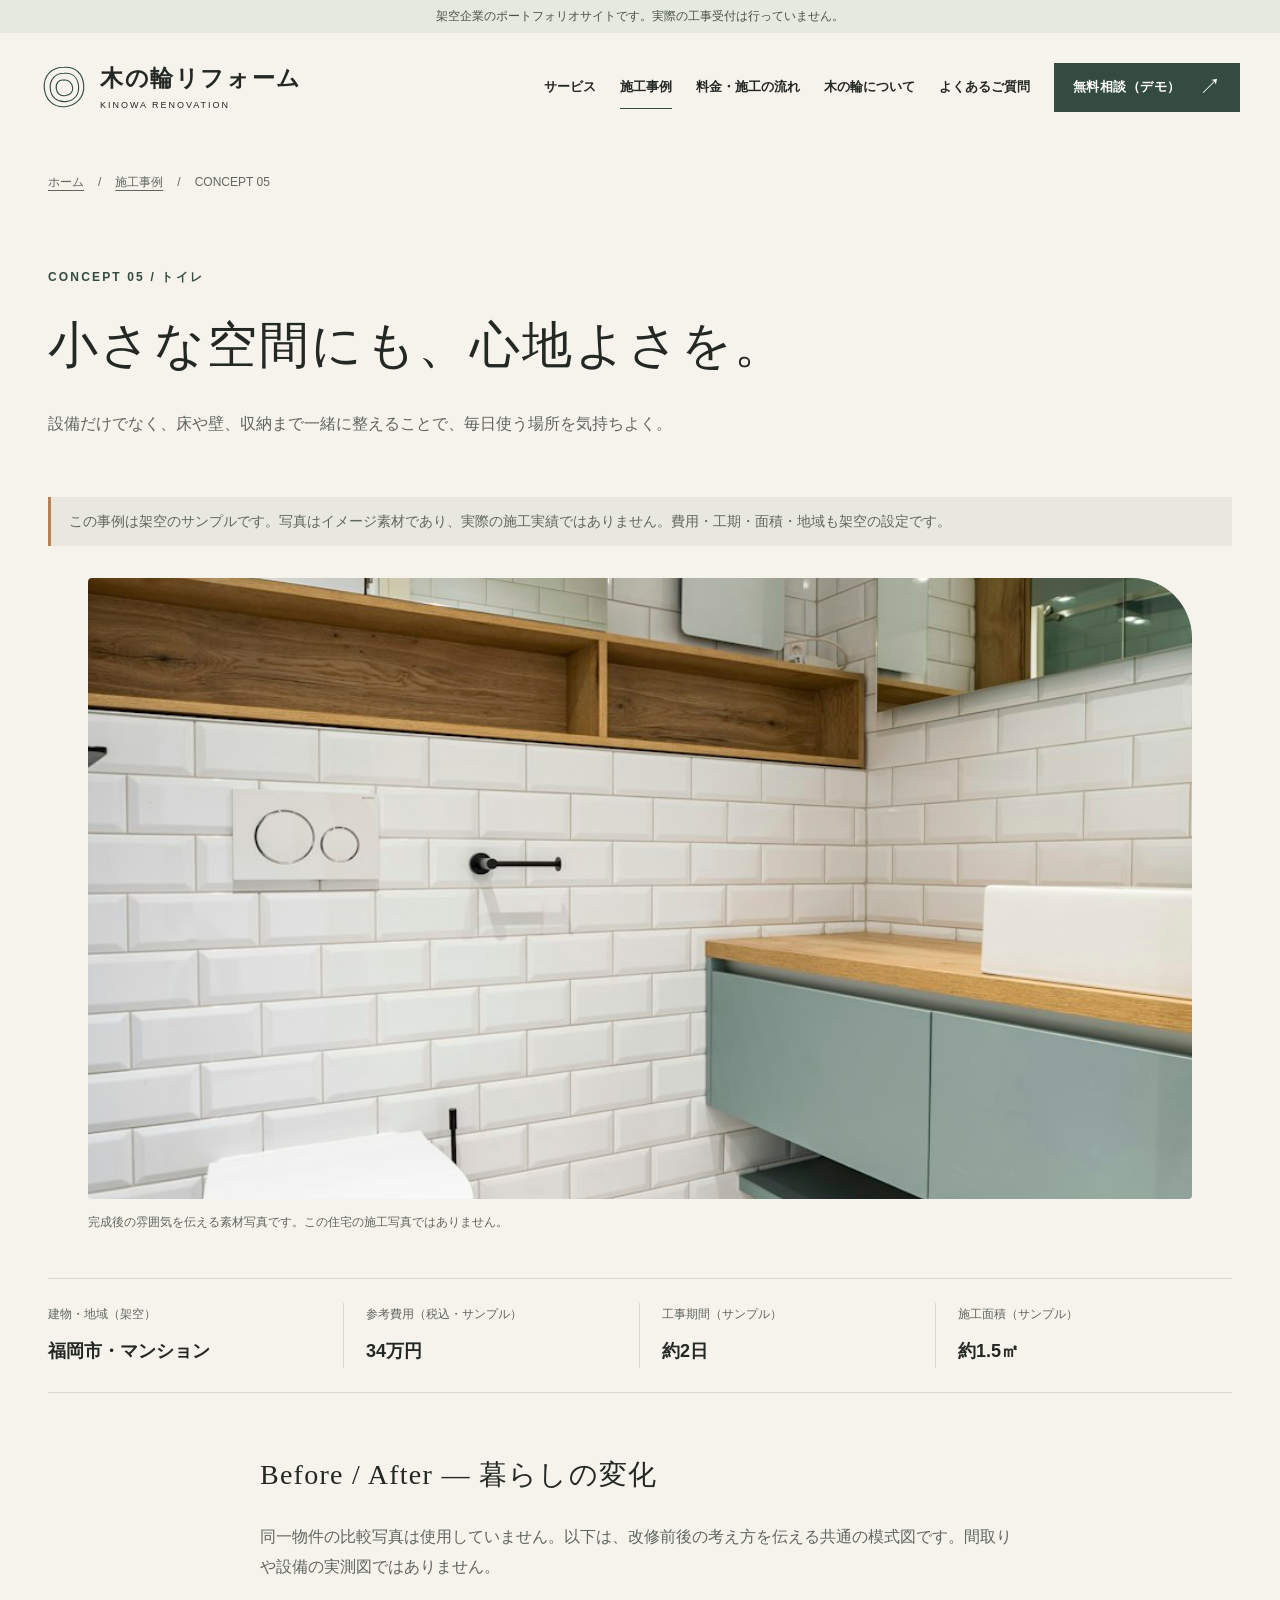
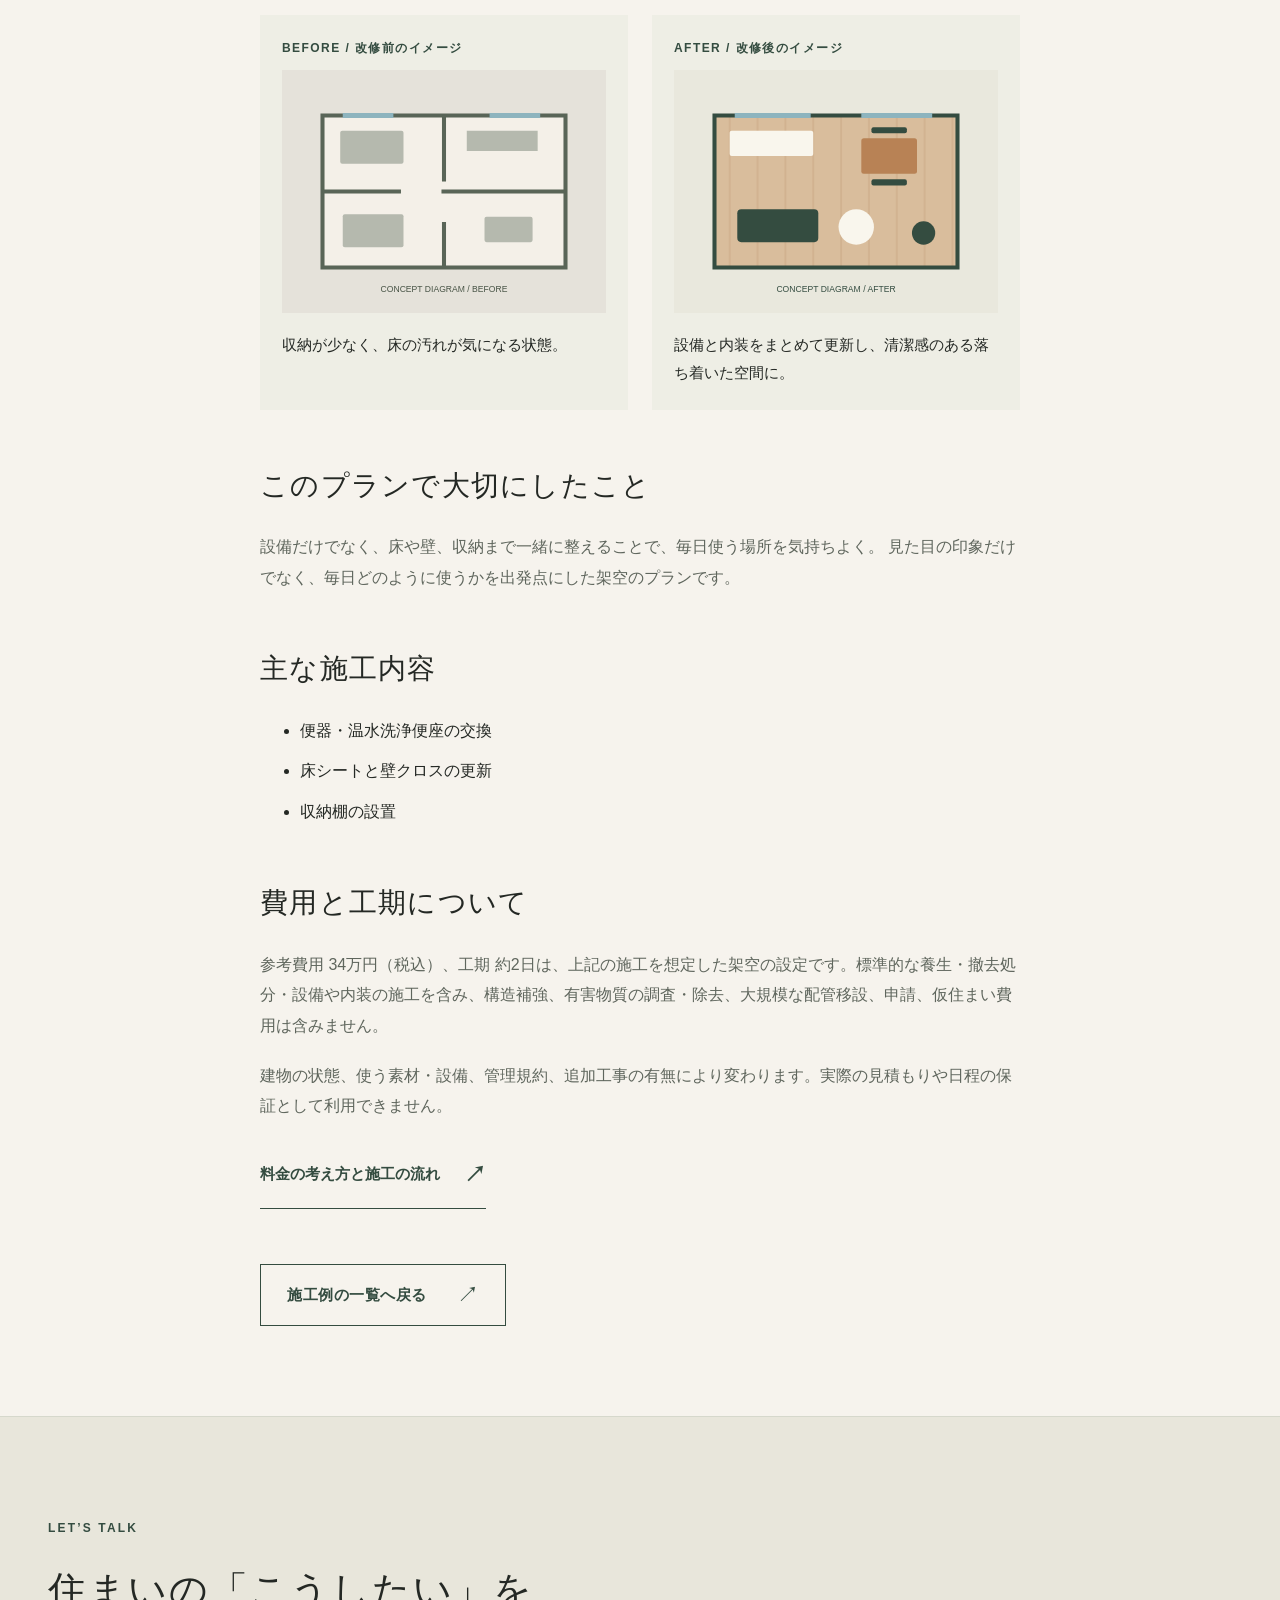
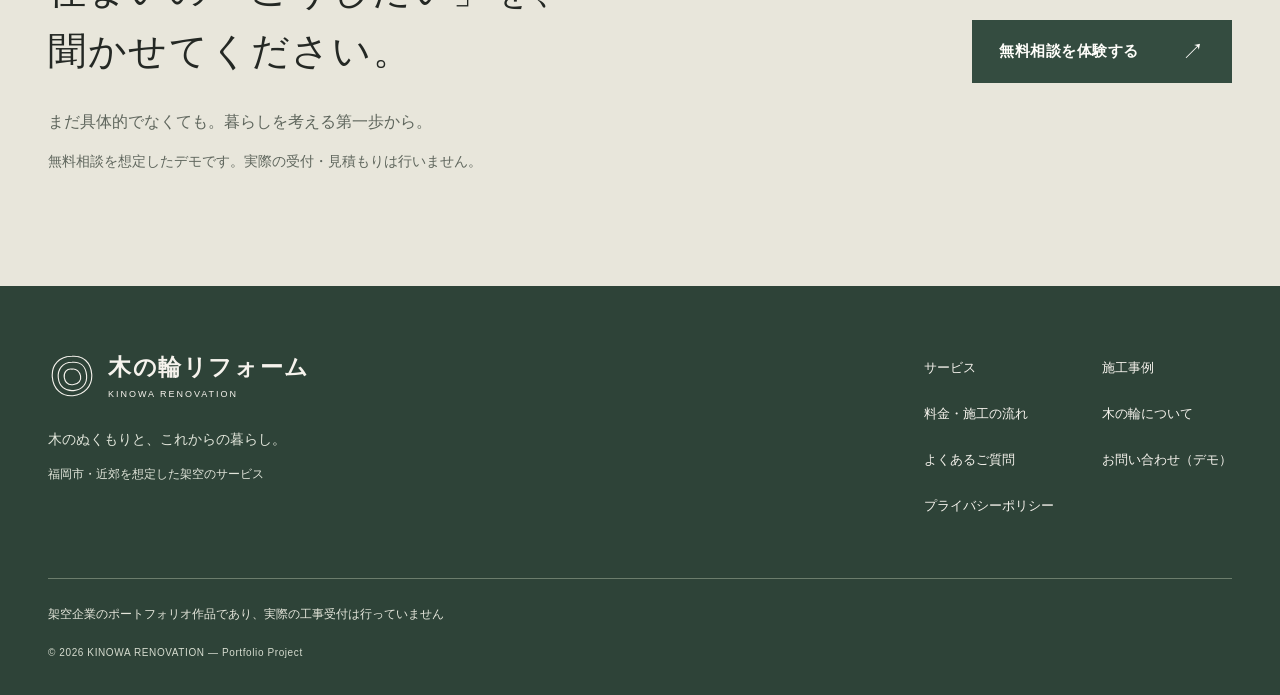
<file: docs/work-05.html>
<!doctype html>
<html lang="ja">
  <head>
    <meta charset="utf-8">
    <meta name="viewport" content="width=device-width, initial-scale=1">
    <meta name="robots" content="noindex, nofollow">
    <meta name="description" content="トイレをテーマにした架空の施工例。設備だけでなく、床や壁、収納まで一緒に整えることで、毎日使う場所を気持ちよく。 費用・工期・写真はすべてサンプルです。">
    <meta name="theme-color" content="#344C40">
    <title>小さな空間にも、心地よさを。｜施工例 05｜木の輪リフォーム【架空サイト】</title>
    <link rel="icon" type="image/svg+xml" href="assets/images/favicon.svg">
    <link rel="stylesheet" href="assets/css/style.css">
    <script src="assets/js/main.js" defer>
    </script>
  </head>
  <body>
    <a class="skip-link" href="#main">本文へスキップ</a>
    <div class="demo-banner">架空企業のポートフォリオサイトです。実際の工事受付は行っていません。</div>
    <header class="site-header">
      <div class="header-inner">
        <a class="brand" href="index.html" aria-label="木の輪リフォーム トップページ">
          <svg class="brand-mark" viewBox="0 0 56 56" aria-hidden="true">
            <path d="M28 5C13 5 4 15 5 29s11 23 24 22 23-11 22-25S41 4 28 5Z"/>
            <path d="M28 12c-11 0-17 8-16 18s8 16 18 15 16-8 15-18-7-16-17-15Z"/>
            <path d="M28 20c-6-1-10 4-9 10s5 9 11 8 9-5 8-10-5-9-10-8Z"/>
          </svg>
          <span>
            <span class="brand-name">木の輪リフォーム</span>
            <span class="brand-en">KINOWA RENOVATION</span>
          </span>
        </a>
        <button class="menu-toggle" type="button" aria-expanded="false" aria-controls="global-nav">
          <span class="menu-lines" aria-hidden="true">
          </span>
          <span class="menu-label">メニュー</span>
        </button>
        <a class="button mobile-contact" href="contact.html">無料相談を体験する（デモ）<span aria-hidden="true">&#8599;</span></a>
        <nav class="global-nav" id="global-nav" aria-label="メインナビゲーション">
          <a href="services.html">サービス</a>
          <a href="works.html" aria-current="page">施工事例</a>
          <a href="pricing.html">料金・施工の流れ</a>
          <a href="about.html">木の輪について</a>
          <a href="faq.html">よくあるご質問</a>
          <a class="button button-small" href="contact.html">無料相談（デモ）<span aria-hidden="true">↗</span>
          </a>
        </nav>
      </div>
    </header>
    <main id="main" tabindex="-1">
      <div class="container breadcrumb">
        <a href="index.html">ホーム</a>
        <span aria-hidden="true">/</span>
        <a href="works.html">施工事例</a>
        <span aria-hidden="true">/</span>
        <span>CONCEPT 05</span>
      </div>
      <section class="page-intro container">
        <span class="eyebrow">CONCEPT 05 / トイレ</span>
        <h1>小さな空間にも、心地よさを。</h1>
        <p>設備だけでなく、床や壁、収納まで一緒に整えることで、毎日使う場所を気持ちよく。</p>
      </section>
      <article class="container page-content">
        <p class="sample-note">この事例は架空のサンプルです。写真はイメージ素材であり、実際の施工実績ではありません。費用・工期・面積・地域も架空の設定です。</p>
        <figure class="detail-hero">
          <img class="" src="assets/images/toilet-960.jpg" srcset="assets/images/toilet-640.jpg 640w, assets/images/toilet-960.jpg 960w, assets/images/toilet-1600.jpg 1600w" sizes="(max-width: 700px) 100vw, 65vw" width="1600" height="1067" alt="落ち着いた色調でまとめたトイレ空間のイメージ" fetchpriority="high" decoding="async">
          <figcaption class="photo-caption">完成後の雰囲気を伝える素材写真です。この住宅の施工写真ではありません。</figcaption>
        </figure>
        <dl class="detail-info">
          <div>
            <dt>建物・地域（架空）</dt>
            <dd>福岡市・マンション</dd>
          </div>
          <div>
            <dt>参考費用（税込・サンプル）</dt>
            <dd>34万円</dd>
          </div>
          <div>
            <dt>工事期間（サンプル）</dt>
            <dd>約2日</dd>
          </div>
          <div>
            <dt>施工面積（サンプル）</dt>
            <dd>約1.5㎡</dd>
          </div>
        </dl>
        <div class="detail-copy">
          <h2>Before / After ― 暮らしの変化</h2>
          <p>同一物件の比較写真は使用していません。以下は、改修前後の考え方を伝える共通の模式図です。間取りや設備の実測図ではありません。</p>
          <div class="comparison">
            <figure>
              <strong>BEFORE / 改修前のイメージ</strong>
              <img src="assets/images/before.svg" width="640" height="480" alt="間仕切りで空間が分かれた改修前の模式図" loading="lazy">
              <figcaption>収納が少なく、床の汚れが気になる状態。</figcaption>
            </figure>
            <figure>
              <strong>AFTER / 改修後のイメージ</strong>
              <img src="assets/images/after.svg" width="640" height="480" alt="間仕切りを整理し木の床でつながる改修後の模式図" loading="lazy">
              <figcaption>設備と内装をまとめて更新し、清潔感のある落ち着いた空間に。</figcaption>
            </figure>
          </div>
          <h2>このプランで大切にしたこと</h2>
          <p>設備だけでなく、床や壁、収納まで一緒に整えることで、毎日使う場所を気持ちよく。 見た目の印象だけでなく、毎日どのように使うかを出発点にした架空のプランです。</p>
          <h2>主な施工内容</h2>
          <ul>
            <li>便器・温水洗浄便座の交換</li>
            <li>床シートと壁クロスの更新</li>
            <li>収納棚の設置</li>
          </ul>
          <h2>費用と工期について</h2>
          <p>参考費用 34万円（税込）、工期 約2日は、上記の施工を想定した架空の設定です。標準的な養生・撤去処分・設備や内装の施工を含み、構造補強、有害物質の調査・除去、大規模な配管移設、申請、仮住まい費用は含みません。</p>
          <p>建物の状態、使う素材・設備、管理規約、追加工事の有無により変わります。実際の見積もりや日程の保証として利用できません。</p>
          <a class="text-link" href="pricing.html">料金の考え方と施工の流れ<span aria-hidden="true">↗</span>
          </a>
          <div class="back-link">
            <a class="button button-outline" href="works.html">施工例の一覧へ戻る<span aria-hidden="true">↗</span>
            </a>
          </div>
        </div>
      </article>
      <section class="consultation section" aria-labelledby="consult-title">
        <div class="container consultation-inner">
          <div>
            <span class="eyebrow">LET’S TALK</span>
            <h2 id="consult-title">住まいの「こうしたい」を、<br>聞かせてください。</h2>
            <p>まだ具体的でなくても。暮らしを考える第一歩から。</p>
            <p class="note">無料相談を想定したデモです。実際の受付・見積もりは行いません。</p>
          </div>
          <a class="button" href="contact.html">無料相談を体験する<span aria-hidden="true">↗</span>
          </a>
        </div>
      </section>
    </main>
    <footer class="site-footer">
      <div class="container footer-top">
        <div>
          <a class="brand" href="index.html">
            <svg class="brand-mark" viewBox="0 0 56 56" aria-hidden="true">
              <path d="M28 5C13 5 4 15 5 29s11 23 24 22 23-11 22-25S41 4 28 5Z"/>
              <path d="M28 12c-11 0-17 8-16 18s8 16 18 15 16-8 15-18-7-16-17-15Z"/>
              <path d="M28 20c-6-1-10 4-9 10s5 9 11 8 9-5 8-10-5-9-10-8Z"/>
            </svg>
            <span>
              <span class="brand-name">木の輪リフォーム</span>
              <span class="brand-en">KINOWA RENOVATION</span>
            </span>
          </a>
          <p>木のぬくもりと、これからの暮らし。</p>
          <p class="footer-area">福岡市・近郊を想定した架空のサービス</p>
        </div>
        <nav class="footer-nav" aria-label="フッターナビゲーション">
          <a href="services.html">サービス</a>
          <a href="works.html">施工事例</a>
          <a href="pricing.html">料金・施工の流れ</a>
          <a href="about.html">木の輪について</a>
          <a href="faq.html">よくあるご質問</a>
          <a href="contact.html">お問い合わせ（デモ）</a>
          <a href="privacy.html">プライバシーポリシー</a>
        </nav>
      </div>
      <div class="container footer-bottom">
        <p>架空企業のポートフォリオ作品であり、実際の工事受付は行っていません</p>
        <small>© 2026 KINOWA RENOVATION — Portfolio Project</small>
      </div>
    </footer>
  </body>
</html>
</file>
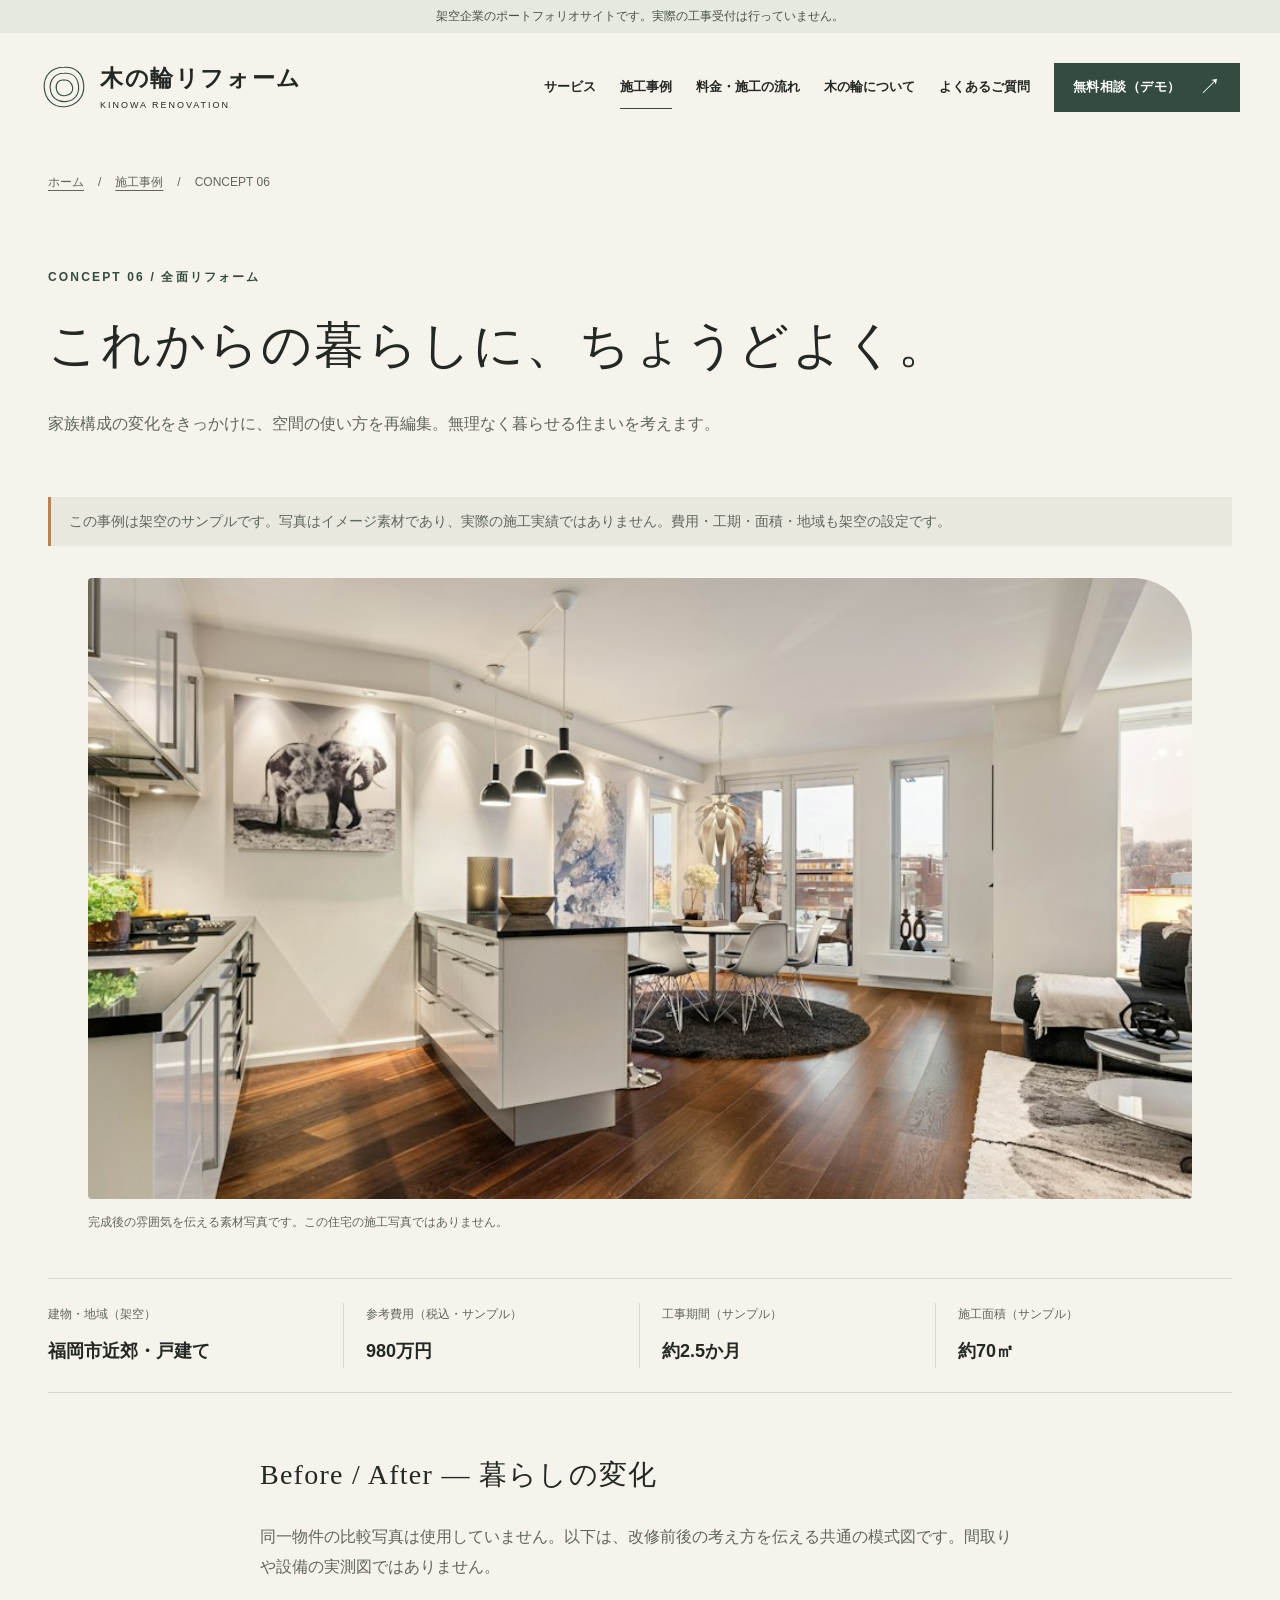
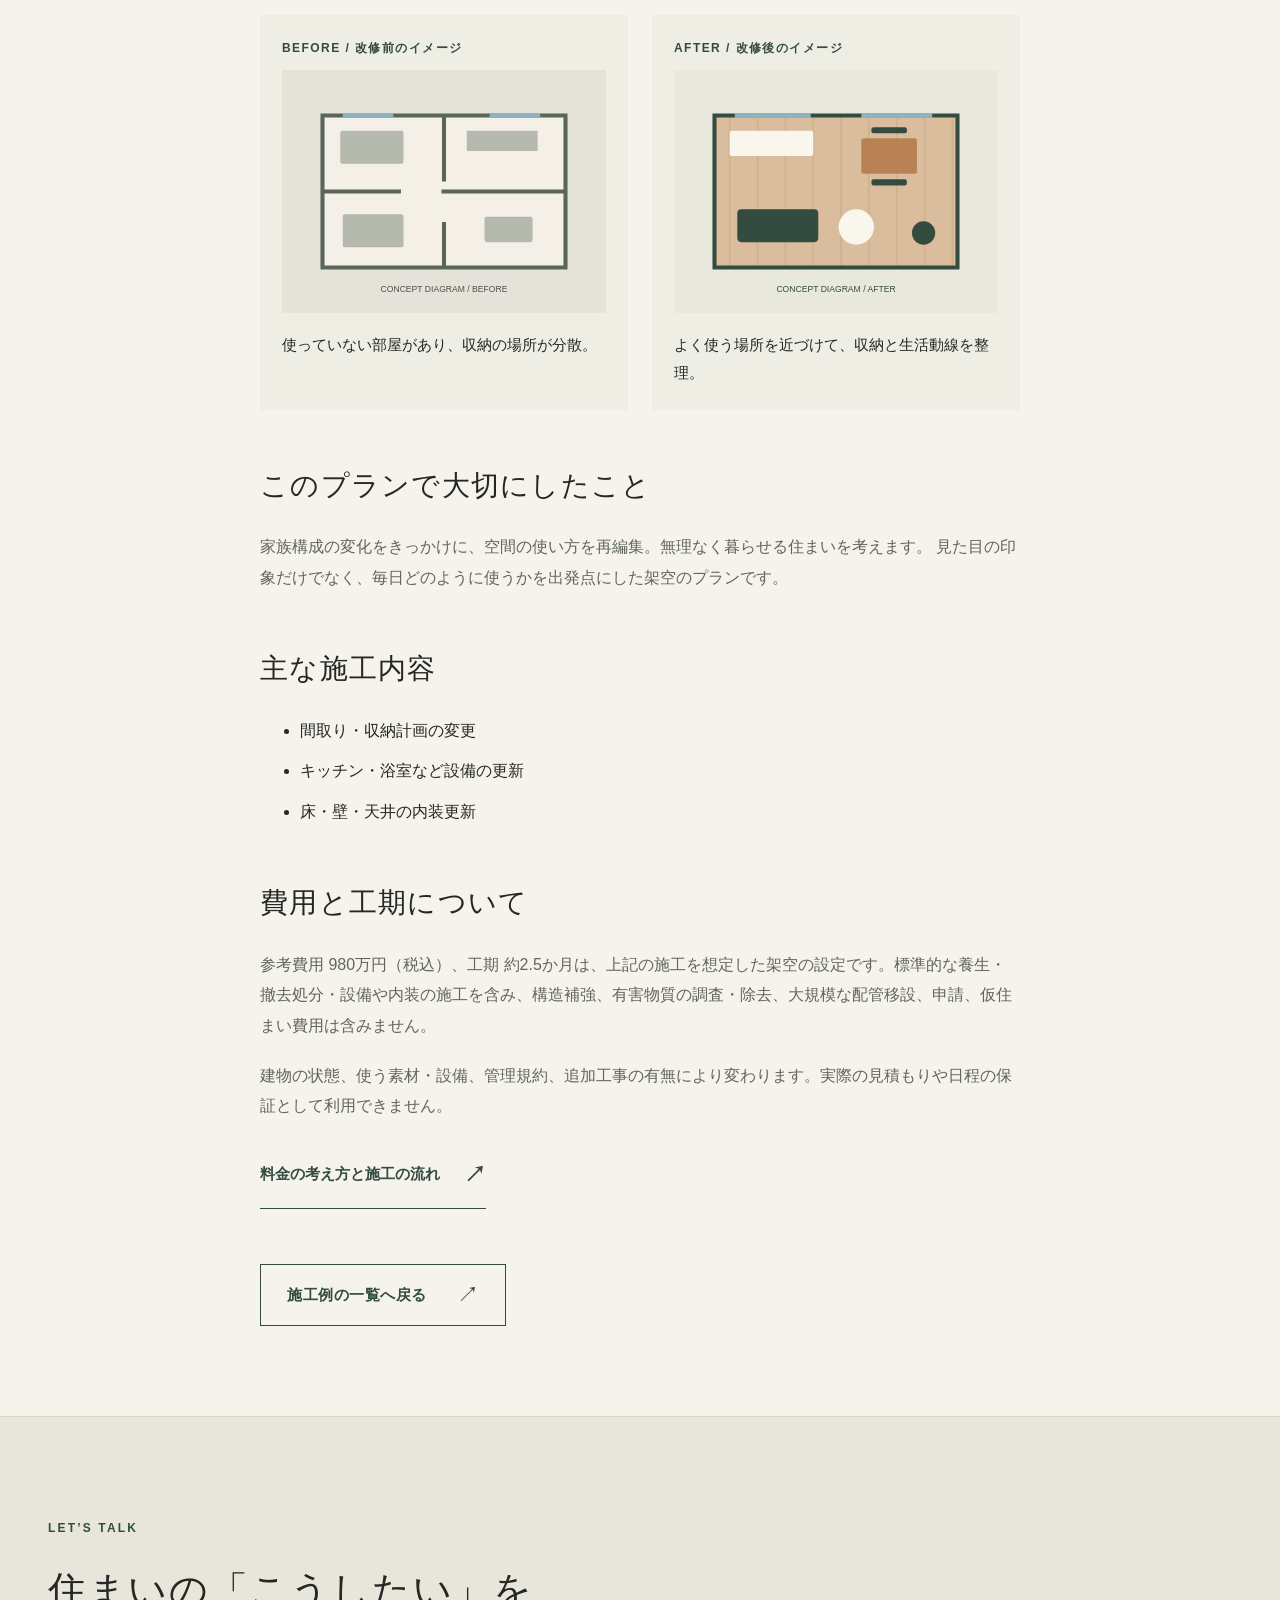
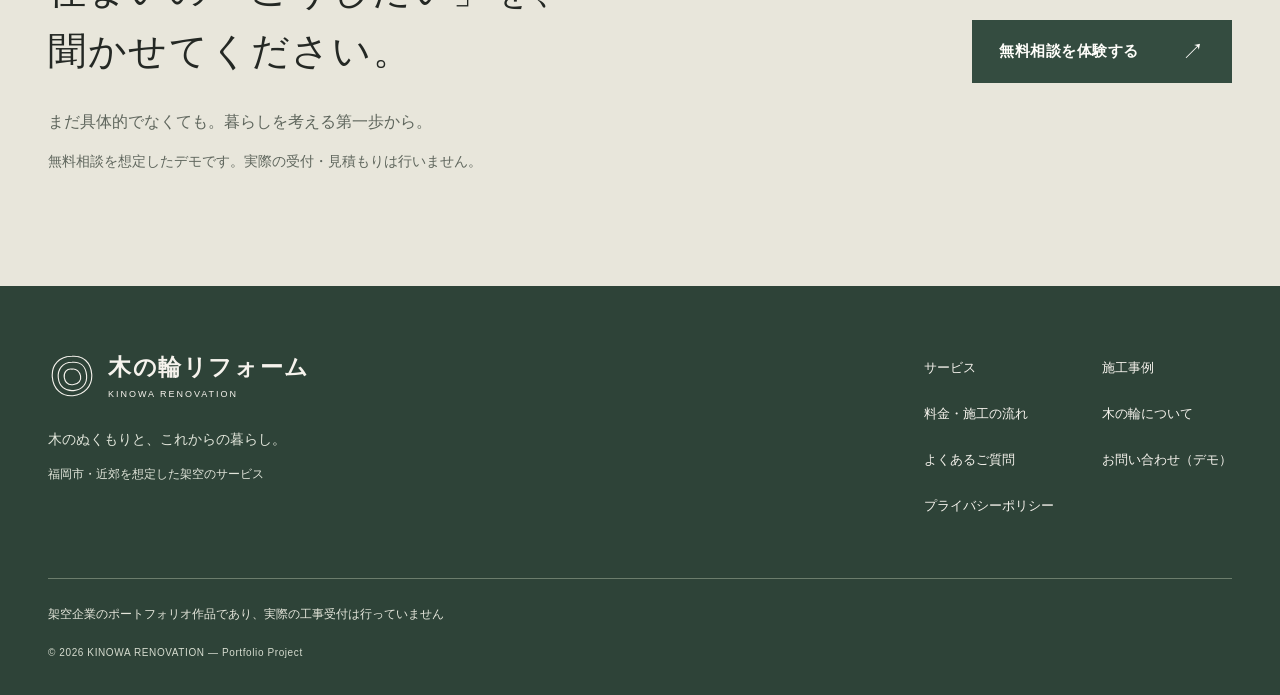
<file: docs/work-06.html>
<!doctype html>
<html lang="ja">
  <head>
    <meta charset="utf-8">
    <meta name="viewport" content="width=device-width, initial-scale=1">
    <meta name="robots" content="noindex, nofollow">
    <meta name="description" content="全面リフォームをテーマにした架空の施工例。家族構成の変化をきっかけに、空間の使い方を再編集。無理なく暮らせる住まいを考えます。 費用・工期・写真はすべてサンプルです。">
    <meta name="theme-color" content="#344C40">
    <title>これからの暮らしに、ちょうどよく。｜施工例 06｜木の輪リフォーム【架空サイト】</title>
    <link rel="icon" type="image/svg+xml" href="assets/images/favicon.svg">
    <link rel="stylesheet" href="assets/css/style.css">
    <script src="assets/js/main.js" defer>
    </script>
  </head>
  <body>
    <a class="skip-link" href="#main">本文へスキップ</a>
    <div class="demo-banner">架空企業のポートフォリオサイトです。実際の工事受付は行っていません。</div>
    <header class="site-header">
      <div class="header-inner">
        <a class="brand" href="index.html" aria-label="木の輪リフォーム トップページ">
          <svg class="brand-mark" viewBox="0 0 56 56" aria-hidden="true">
            <path d="M28 5C13 5 4 15 5 29s11 23 24 22 23-11 22-25S41 4 28 5Z"/>
            <path d="M28 12c-11 0-17 8-16 18s8 16 18 15 16-8 15-18-7-16-17-15Z"/>
            <path d="M28 20c-6-1-10 4-9 10s5 9 11 8 9-5 8-10-5-9-10-8Z"/>
          </svg>
          <span>
            <span class="brand-name">木の輪リフォーム</span>
            <span class="brand-en">KINOWA RENOVATION</span>
          </span>
        </a>
        <button class="menu-toggle" type="button" aria-expanded="false" aria-controls="global-nav">
          <span class="menu-lines" aria-hidden="true">
          </span>
          <span class="menu-label">メニュー</span>
        </button>
        <a class="button mobile-contact" href="contact.html">無料相談を体験する（デモ）<span aria-hidden="true">&#8599;</span></a>
        <nav class="global-nav" id="global-nav" aria-label="メインナビゲーション">
          <a href="services.html">サービス</a>
          <a href="works.html" aria-current="page">施工事例</a>
          <a href="pricing.html">料金・施工の流れ</a>
          <a href="about.html">木の輪について</a>
          <a href="faq.html">よくあるご質問</a>
          <a class="button button-small" href="contact.html">無料相談（デモ）<span aria-hidden="true">↗</span>
          </a>
        </nav>
      </div>
    </header>
    <main id="main" tabindex="-1">
      <div class="container breadcrumb">
        <a href="index.html">ホーム</a>
        <span aria-hidden="true">/</span>
        <a href="works.html">施工事例</a>
        <span aria-hidden="true">/</span>
        <span>CONCEPT 06</span>
      </div>
      <section class="page-intro container">
        <span class="eyebrow">CONCEPT 06 / 全面リフォーム</span>
        <h1>これからの暮らしに、ちょうどよく。</h1>
        <p>家族構成の変化をきっかけに、空間の使い方を再編集。無理なく暮らせる住まいを考えます。</p>
      </section>
      <article class="container page-content">
        <p class="sample-note">この事例は架空のサンプルです。写真はイメージ素材であり、実際の施工実績ではありません。費用・工期・面積・地域も架空の設定です。</p>
        <figure class="detail-hero">
          <img class="" src="assets/images/room-960.jpg" srcset="assets/images/room-640.jpg 640w, assets/images/room-960.jpg 960w, assets/images/room-1600.jpg 1600w" sizes="(max-width: 700px) 100vw, 65vw" width="1600" height="1067" alt="シンプルな家具と木の床を組み合わせた居室のイメージ" fetchpriority="high" decoding="async">
          <figcaption class="photo-caption">完成後の雰囲気を伝える素材写真です。この住宅の施工写真ではありません。</figcaption>
        </figure>
        <dl class="detail-info">
          <div>
            <dt>建物・地域（架空）</dt>
            <dd>福岡市近郊・戸建て</dd>
          </div>
          <div>
            <dt>参考費用（税込・サンプル）</dt>
            <dd>980万円</dd>
          </div>
          <div>
            <dt>工事期間（サンプル）</dt>
            <dd>約2.5か月</dd>
          </div>
          <div>
            <dt>施工面積（サンプル）</dt>
            <dd>約70㎡</dd>
          </div>
        </dl>
        <div class="detail-copy">
          <h2>Before / After ― 暮らしの変化</h2>
          <p>同一物件の比較写真は使用していません。以下は、改修前後の考え方を伝える共通の模式図です。間取りや設備の実測図ではありません。</p>
          <div class="comparison">
            <figure>
              <strong>BEFORE / 改修前のイメージ</strong>
              <img src="assets/images/before.svg" width="640" height="480" alt="間仕切りで空間が分かれた改修前の模式図" loading="lazy">
              <figcaption>使っていない部屋があり、収納の場所が分散。</figcaption>
            </figure>
            <figure>
              <strong>AFTER / 改修後のイメージ</strong>
              <img src="assets/images/after.svg" width="640" height="480" alt="間仕切りを整理し木の床でつながる改修後の模式図" loading="lazy">
              <figcaption>よく使う場所を近づけて、収納と生活動線を整理。</figcaption>
            </figure>
          </div>
          <h2>このプランで大切にしたこと</h2>
          <p>家族構成の変化をきっかけに、空間の使い方を再編集。無理なく暮らせる住まいを考えます。 見た目の印象だけでなく、毎日どのように使うかを出発点にした架空のプランです。</p>
          <h2>主な施工内容</h2>
          <ul>
            <li>間取り・収納計画の変更</li>
            <li>キッチン・浴室など設備の更新</li>
            <li>床・壁・天井の内装更新</li>
          </ul>
          <h2>費用と工期について</h2>
          <p>参考費用 980万円（税込）、工期 約2.5か月は、上記の施工を想定した架空の設定です。標準的な養生・撤去処分・設備や内装の施工を含み、構造補強、有害物質の調査・除去、大規模な配管移設、申請、仮住まい費用は含みません。</p>
          <p>建物の状態、使う素材・設備、管理規約、追加工事の有無により変わります。実際の見積もりや日程の保証として利用できません。</p>
          <a class="text-link" href="pricing.html">料金の考え方と施工の流れ<span aria-hidden="true">↗</span>
          </a>
          <div class="back-link">
            <a class="button button-outline" href="works.html">施工例の一覧へ戻る<span aria-hidden="true">↗</span>
            </a>
          </div>
        </div>
      </article>
      <section class="consultation section" aria-labelledby="consult-title">
        <div class="container consultation-inner">
          <div>
            <span class="eyebrow">LET’S TALK</span>
            <h2 id="consult-title">住まいの「こうしたい」を、<br>聞かせてください。</h2>
            <p>まだ具体的でなくても。暮らしを考える第一歩から。</p>
            <p class="note">無料相談を想定したデモです。実際の受付・見積もりは行いません。</p>
          </div>
          <a class="button" href="contact.html">無料相談を体験する<span aria-hidden="true">↗</span>
          </a>
        </div>
      </section>
    </main>
    <footer class="site-footer">
      <div class="container footer-top">
        <div>
          <a class="brand" href="index.html">
            <svg class="brand-mark" viewBox="0 0 56 56" aria-hidden="true">
              <path d="M28 5C13 5 4 15 5 29s11 23 24 22 23-11 22-25S41 4 28 5Z"/>
              <path d="M28 12c-11 0-17 8-16 18s8 16 18 15 16-8 15-18-7-16-17-15Z"/>
              <path d="M28 20c-6-1-10 4-9 10s5 9 11 8 9-5 8-10-5-9-10-8Z"/>
            </svg>
            <span>
              <span class="brand-name">木の輪リフォーム</span>
              <span class="brand-en">KINOWA RENOVATION</span>
            </span>
          </a>
          <p>木のぬくもりと、これからの暮らし。</p>
          <p class="footer-area">福岡市・近郊を想定した架空のサービス</p>
        </div>
        <nav class="footer-nav" aria-label="フッターナビゲーション">
          <a href="services.html">サービス</a>
          <a href="works.html">施工事例</a>
          <a href="pricing.html">料金・施工の流れ</a>
          <a href="about.html">木の輪について</a>
          <a href="faq.html">よくあるご質問</a>
          <a href="contact.html">お問い合わせ（デモ）</a>
          <a href="privacy.html">プライバシーポリシー</a>
        </nav>
      </div>
      <div class="container footer-bottom">
        <p>架空企業のポートフォリオ作品であり、実際の工事受付は行っていません</p>
        <small>© 2026 KINOWA RENOVATION — Portfolio Project</small>
      </div>
    </footer>
  </body>
</html>
</file>
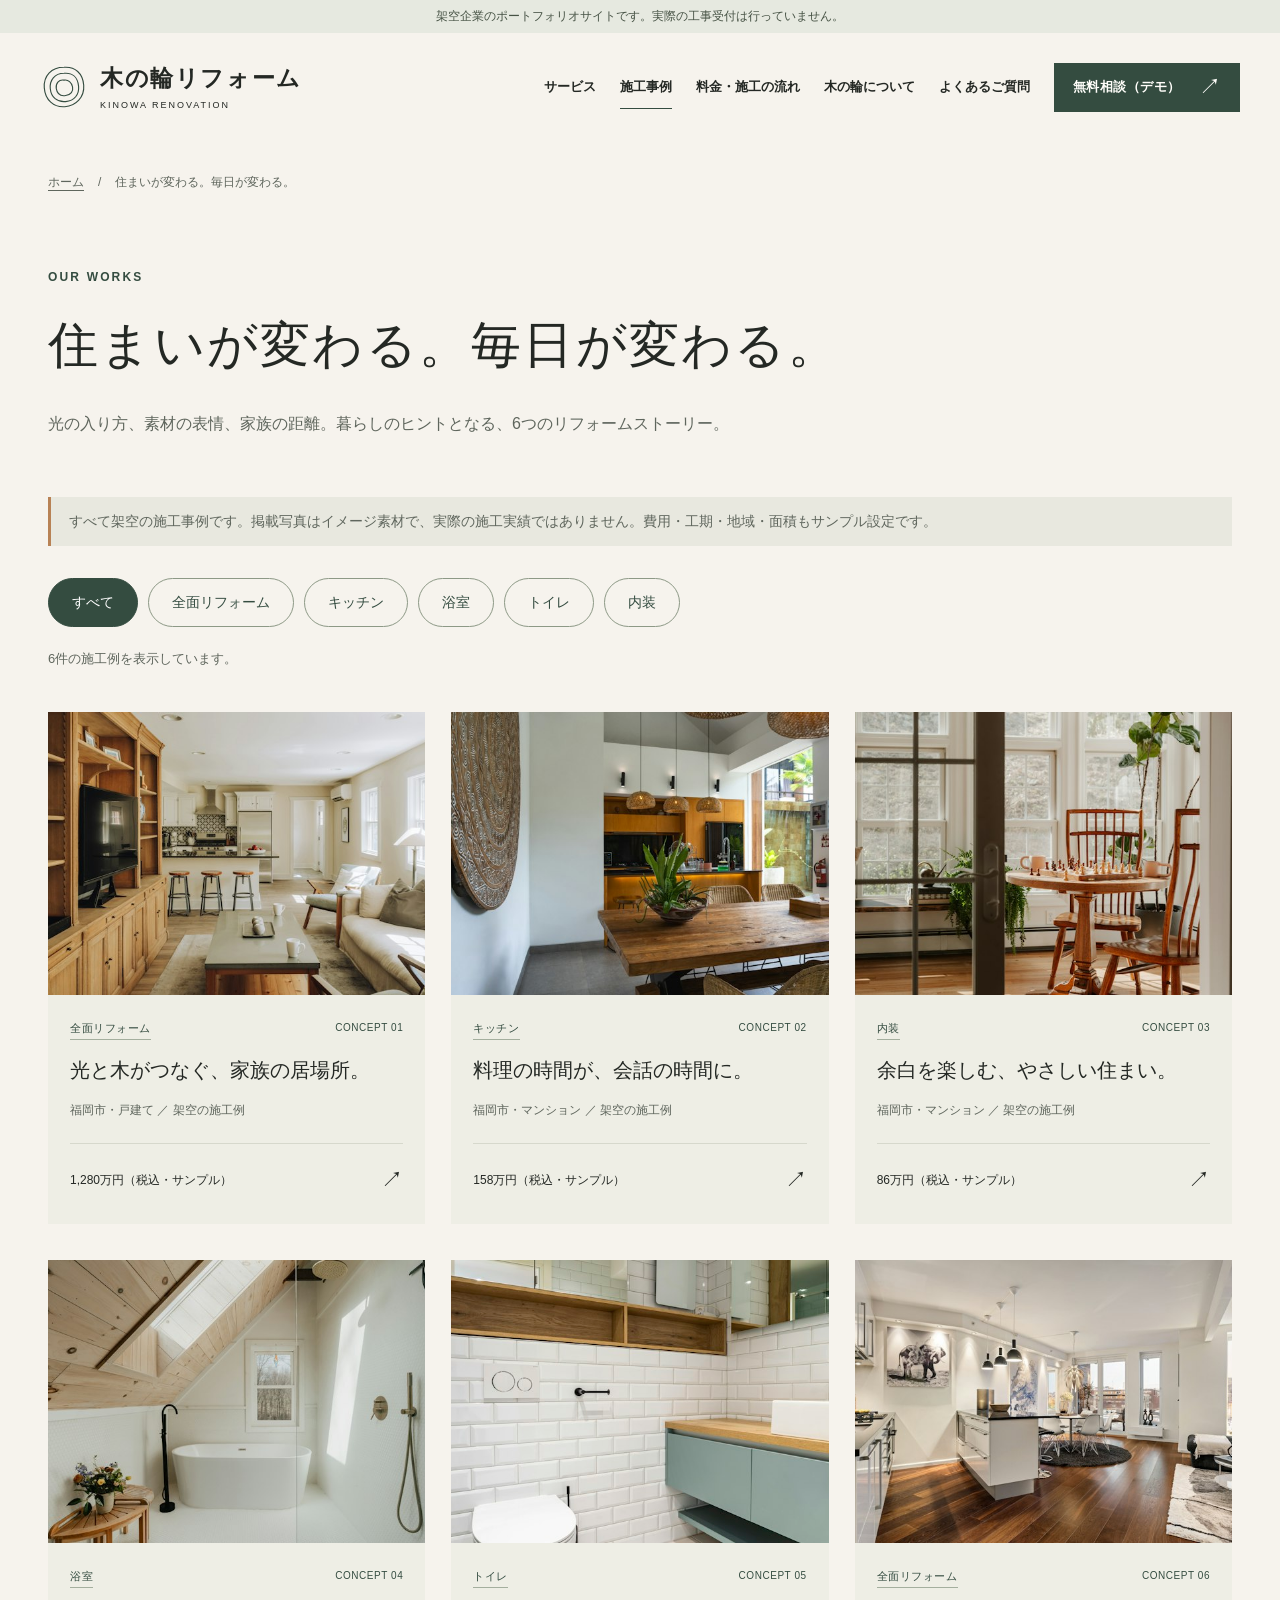
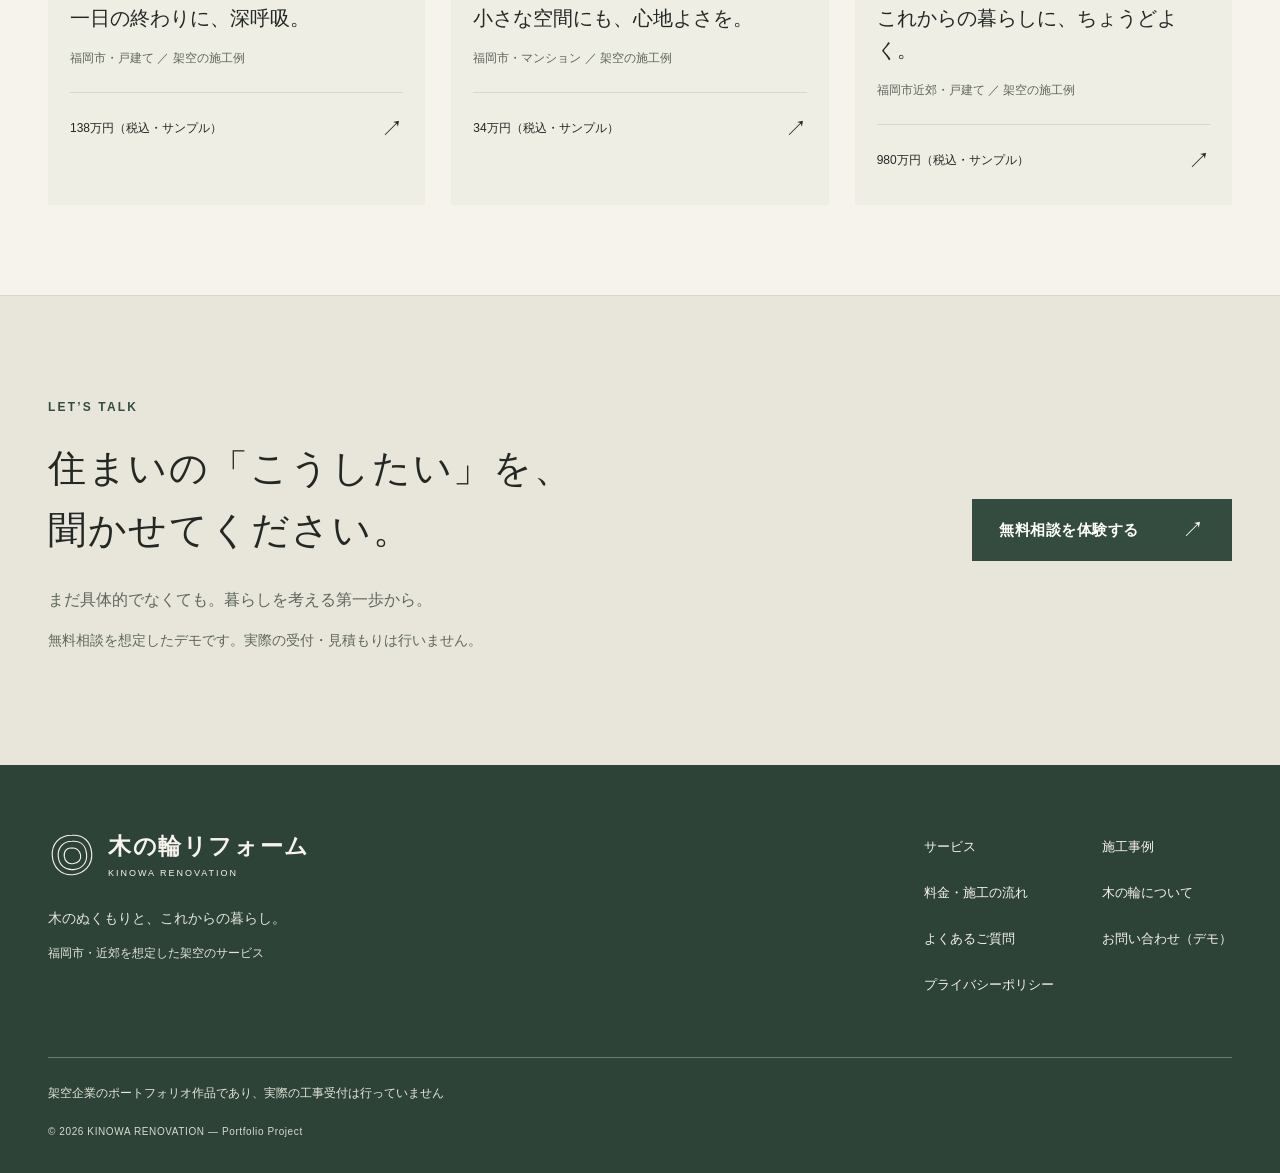
<file: docs/works.html>
<!doctype html>
<html lang="ja">
  <head>
    <meta charset="utf-8">
    <meta name="viewport" content="width=device-width, initial-scale=1">
    <meta name="robots" content="noindex, nofollow">
    <meta name="description" content="自然素材を活かす6件の架空の施工例。カテゴリーでキッチン・浴室・トイレ・内装・全面リフォームを絞り込めます。">
    <meta name="theme-color" content="#344C40">
    <title>施工事例｜木の輪リフォーム【架空サイト】</title>
    <link rel="icon" type="image/svg+xml" href="assets/images/favicon.svg">
    <link rel="stylesheet" href="assets/css/style.css">
    <script src="assets/js/main.js" defer>
    </script>
  </head>
  <body>
    <a class="skip-link" href="#main">本文へスキップ</a>
    <div class="demo-banner">架空企業のポートフォリオサイトです。実際の工事受付は行っていません。</div>
    <header class="site-header">
      <div class="header-inner">
        <a class="brand" href="index.html" aria-label="木の輪リフォーム トップページ">
          <svg class="brand-mark" viewBox="0 0 56 56" aria-hidden="true">
            <path d="M28 5C13 5 4 15 5 29s11 23 24 22 23-11 22-25S41 4 28 5Z"/>
            <path d="M28 12c-11 0-17 8-16 18s8 16 18 15 16-8 15-18-7-16-17-15Z"/>
            <path d="M28 20c-6-1-10 4-9 10s5 9 11 8 9-5 8-10-5-9-10-8Z"/>
          </svg>
          <span>
            <span class="brand-name">木の輪リフォーム</span>
            <span class="brand-en">KINOWA RENOVATION</span>
          </span>
        </a>
        <button class="menu-toggle" type="button" aria-expanded="false" aria-controls="global-nav">
          <span class="menu-lines" aria-hidden="true">
          </span>
          <span class="menu-label">メニュー</span>
        </button>
        <a class="button mobile-contact" href="contact.html">無料相談を体験する（デモ）<span aria-hidden="true">&#8599;</span></a>
        <nav class="global-nav" id="global-nav" aria-label="メインナビゲーション">
          <a href="services.html">サービス</a>
          <a href="works.html" aria-current="page">施工事例</a>
          <a href="pricing.html">料金・施工の流れ</a>
          <a href="about.html">木の輪について</a>
          <a href="faq.html">よくあるご質問</a>
          <a class="button button-small" href="contact.html">無料相談（デモ）<span aria-hidden="true">↗</span>
          </a>
        </nav>
      </div>
    </header>
    <main id="main" tabindex="-1">
      <div class="container breadcrumb">
        <a href="index.html">ホーム</a>
        <span aria-hidden="true">/</span>
        <span>住まいが変わる。毎日が変わる。</span>
      </div>
      <section class="page-intro container">
        <span class="eyebrow">OUR WORKS</span>
        <h1>住まいが変わる。毎日が変わる。</h1>
        <p>光の入り方、素材の表情、家族の距離。暮らしのヒントとなる、6つのリフォームストーリー。</p>
      </section>
      <div class="container page-content works-list-page">
        <p class="sample-note">すべて架空の施工事例です。掲載写真はイメージ素材で、実際の施工実績ではありません。費用・工期・地域・面積もサンプル設定です。</p>
        <div class="filter-panel js-only">
          <div class="filter-buttons" role="group" aria-label="施工例のカテゴリー絞り込み">
            <button class="filter-button" type="button" data-filter="all" aria-pressed="true">すべて</button>
            <button class="filter-button" type="button" data-filter="whole" aria-pressed="false">全面リフォーム</button>
            <button class="filter-button" type="button" data-filter="kitchen" aria-pressed="false">キッチン</button>
            <button class="filter-button" type="button" data-filter="bath" aria-pressed="false">浴室</button>
            <button class="filter-button" type="button" data-filter="toilet" aria-pressed="false">トイレ</button>
            <button class="filter-button" type="button" data-filter="interior" aria-pressed="false">内装</button>
          </div>
          <p class="filter-status" role="status" aria-live="polite" aria-atomic="true" id="filter-status">6件の施工例を表示しています。</p>
        </div>
        <noscript>
          <p class="noscript-note">JavaScriptが無効のため、すべての施工例を表示しています。</p>
        </noscript>
        <h2 class="visually-hidden">施工事例一覧</h2>
        <div class="works-grid">
          <article class="work-card" data-category="whole">
            <a href="work-01.html" class="work-link">
              <img class="" src="assets/images/hero-960.jpg" srcset="assets/images/hero-640.jpg 640w, assets/images/hero-960.jpg 960w, assets/images/hero-1600.jpg 1600w" sizes="(max-width: 700px) 100vw, (max-width: 1000px) 50vw, 40vw" width="1600" height="1067" alt="木の床と明るい壁を組み合わせたリビングのイメージ" loading="lazy" decoding="async">
              <div class="work-card-body">
                <div class="work-meta">
                  <span>全面リフォーム</span>
                  <span>CONCEPT 01</span>
                </div>
                <h3>光と木がつなぐ、家族の居場所。</h3>
                <p>福岡市・戸建て <span aria-hidden="true">／</span> 架空の施工例</p>
                <div class="work-card-bottom">
                  <span>1,280万円（税込・サンプル）</span>
                  <span aria-hidden="true">↗</span>
                </div>
              </div>
            </a>
          </article>
          <article class="work-card" data-category="kitchen">
            <a href="work-02.html" class="work-link">
              <img class="" src="assets/images/kitchen-960.jpg" srcset="assets/images/kitchen-640.jpg 640w, assets/images/kitchen-960.jpg 960w, assets/images/kitchen-1600.jpg 1600w" sizes="(max-width: 700px) 100vw, (max-width: 1000px) 50vw, 40vw" width="1600" height="1067" alt="木製キャビネットと白い天板のキッチンのイメージ" loading="lazy" decoding="async">
              <div class="work-card-body">
                <div class="work-meta">
                  <span>キッチン</span>
                  <span>CONCEPT 02</span>
                </div>
                <h3>料理の時間が、会話の時間に。</h3>
                <p>福岡市・マンション <span aria-hidden="true">／</span> 架空の施工例</p>
                <div class="work-card-bottom">
                  <span>158万円（税込・サンプル）</span>
                  <span aria-hidden="true">↗</span>
                </div>
              </div>
            </a>
          </article>
          <article class="work-card" data-category="interior">
            <a href="work-03.html" class="work-link">
              <img class="" src="assets/images/dining-960.jpg" srcset="assets/images/dining-640.jpg 640w, assets/images/dining-960.jpg 960w, assets/images/dining-1600.jpg 1600w" sizes="(max-width: 700px) 100vw, (max-width: 1000px) 50vw, 40vw" width="1600" height="1067" alt="自然光と木の家具が調和する室内のイメージ" loading="lazy" decoding="async">
              <div class="work-card-body">
                <div class="work-meta">
                  <span>内装</span>
                  <span>CONCEPT 03</span>
                </div>
                <h3>余白を楽しむ、やさしい住まい。</h3>
                <p>福岡市・マンション <span aria-hidden="true">／</span> 架空の施工例</p>
                <div class="work-card-bottom">
                  <span>86万円（税込・サンプル）</span>
                  <span aria-hidden="true">↗</span>
                </div>
              </div>
            </a>
          </article>
          <article class="work-card" data-category="bath">
            <a href="work-04.html" class="work-link">
              <img class="" src="assets/images/bath-960.jpg" srcset="assets/images/bath-640.jpg 640w, assets/images/bath-960.jpg 960w, assets/images/bath-1600.jpg 1600w" sizes="(max-width: 700px) 100vw, (max-width: 1000px) 50vw, 40vw" width="1600" height="1067" alt="明るい色の壁と浴槽を配した浴室のイメージ" loading="lazy" decoding="async">
              <div class="work-card-body">
                <div class="work-meta">
                  <span>浴室</span>
                  <span>CONCEPT 04</span>
                </div>
                <h3>一日の終わりに、深呼吸。</h3>
                <p>福岡市・戸建て <span aria-hidden="true">／</span> 架空の施工例</p>
                <div class="work-card-bottom">
                  <span>138万円（税込・サンプル）</span>
                  <span aria-hidden="true">↗</span>
                </div>
              </div>
            </a>
          </article>
          <article class="work-card" data-category="toilet">
            <a href="work-05.html" class="work-link">
              <img class="" src="assets/images/toilet-960.jpg" srcset="assets/images/toilet-640.jpg 640w, assets/images/toilet-960.jpg 960w, assets/images/toilet-1600.jpg 1600w" sizes="(max-width: 700px) 100vw, (max-width: 1000px) 50vw, 40vw" width="1600" height="1067" alt="落ち着いた色調でまとめたトイレ空間のイメージ" loading="lazy" decoding="async">
              <div class="work-card-body">
                <div class="work-meta">
                  <span>トイレ</span>
                  <span>CONCEPT 05</span>
                </div>
                <h3>小さな空間にも、心地よさを。</h3>
                <p>福岡市・マンション <span aria-hidden="true">／</span> 架空の施工例</p>
                <div class="work-card-bottom">
                  <span>34万円（税込・サンプル）</span>
                  <span aria-hidden="true">↗</span>
                </div>
              </div>
            </a>
          </article>
          <article class="work-card" data-category="whole">
            <a href="work-06.html" class="work-link">
              <img class="" src="assets/images/room-960.jpg" srcset="assets/images/room-640.jpg 640w, assets/images/room-960.jpg 960w, assets/images/room-1600.jpg 1600w" sizes="(max-width: 700px) 100vw, (max-width: 1000px) 50vw, 40vw" width="1600" height="1067" alt="シンプルな家具と木の床を組み合わせた居室のイメージ" loading="lazy" decoding="async">
              <div class="work-card-body">
                <div class="work-meta">
                  <span>全面リフォーム</span>
                  <span>CONCEPT 06</span>
                </div>
                <h3>これからの暮らしに、ちょうどよく。</h3>
                <p>福岡市近郊・戸建て <span aria-hidden="true">／</span> 架空の施工例</p>
                <div class="work-card-bottom">
                  <span>980万円（税込・サンプル）</span>
                  <span aria-hidden="true">↗</span>
                </div>
              </div>
            </a>
          </article>
        </div>
      </div>
      <section class="consultation section" aria-labelledby="consult-title">
        <div class="container consultation-inner">
          <div>
            <span class="eyebrow">LET’S TALK</span>
            <h2 id="consult-title">住まいの「こうしたい」を、<br>聞かせてください。</h2>
            <p>まだ具体的でなくても。暮らしを考える第一歩から。</p>
            <p class="note">無料相談を想定したデモです。実際の受付・見積もりは行いません。</p>
          </div>
          <a class="button" href="contact.html">無料相談を体験する<span aria-hidden="true">↗</span>
          </a>
        </div>
      </section>
    </main>
    <footer class="site-footer">
      <div class="container footer-top">
        <div>
          <a class="brand" href="index.html">
            <svg class="brand-mark" viewBox="0 0 56 56" aria-hidden="true">
              <path d="M28 5C13 5 4 15 5 29s11 23 24 22 23-11 22-25S41 4 28 5Z"/>
              <path d="M28 12c-11 0-17 8-16 18s8 16 18 15 16-8 15-18-7-16-17-15Z"/>
              <path d="M28 20c-6-1-10 4-9 10s5 9 11 8 9-5 8-10-5-9-10-8Z"/>
            </svg>
            <span>
              <span class="brand-name">木の輪リフォーム</span>
              <span class="brand-en">KINOWA RENOVATION</span>
            </span>
          </a>
          <p>木のぬくもりと、これからの暮らし。</p>
          <p class="footer-area">福岡市・近郊を想定した架空のサービス</p>
        </div>
        <nav class="footer-nav" aria-label="フッターナビゲーション">
          <a href="services.html">サービス</a>
          <a href="works.html">施工事例</a>
          <a href="pricing.html">料金・施工の流れ</a>
          <a href="about.html">木の輪について</a>
          <a href="faq.html">よくあるご質問</a>
          <a href="contact.html">お問い合わせ（デモ）</a>
          <a href="privacy.html">プライバシーポリシー</a>
        </nav>
      </div>
      <div class="container footer-bottom">
        <p>架空企業のポートフォリオ作品であり、実際の工事受付は行っていません</p>
        <small>© 2026 KINOWA RENOVATION — Portfolio Project</small>
      </div>
    </footer>
  </body>
</html>
</file>
<file: docs/assets/css/style.css>
/* KINOWA: colors, spacing, components, then responsive adjustments. */
:root {
  --paper:#f6f3ed;
  --green:#344c40;
  --accent:#b88255;
  --ink:#242824;
  --muted:#5f665d;
  --line:#d6d8cc;
  --soft:#eeeee5;
  --white:#fffefa;
  --serif:"Yu Mincho","Hiragino Mincho ProN","Noto Serif JP",serif;
  --sans:"Yu Gothic","Hiragino Kaku Gothic ProN",Meiryo,sans-serif
}

* {
  box-sizing:border-box
}

html {
  scroll-behavior:smooth;
  scroll-padding-top:24px
}

body {
  margin:0;
  background:var(--paper);
  color:var(--ink);
  font-family:var(--sans);
  font-size:16px;
  line-height:1.9;
  overflow-wrap:anywhere
}

body,h1,h2,h3,p,ul,ol,figure {
  margin-top:0
}

h1,h2,h3 {
  line-height:1.6;
  font-weight:500
}

h1,h2 {
  font-family:var(--serif);
  letter-spacing:.045em
}

h2 {
  font-size:clamp(25px,2.5vw,36px);
  margin-bottom:24px
}

h3 {
  font-size:20px
}

p {
  margin-bottom:20px
}

a {
  color:inherit;
  text-decoration:none
}

button,input,select,textarea {
  font:inherit
}

button,a,input,select,textarea,summary {
  -webkit-tap-highlight-color:transparent
}

button {
  cursor:pointer
}

img {
  display:block;
  max-width:100%;
  height:auto
}

svg {
  display:block
}

a:focus-visible,button:focus-visible,summary:focus-visible,input:focus-visible,select:focus-visible,textarea:focus-visible,[tabindex="-1"]:focus-visible {
  outline:3px solid #79512d;
  outline-offset:5px
}

a,button {
  touch-action:manipulation
}

a:hover {
  color:var(--green)
}

::selection {
  background:#d8dfcf;
  color:var(--ink)
}

[hidden] {
  display:none!important
}

.container {
  width:min(1200px,calc(100% - 96px));
  margin-inline:auto
}

.section {
  padding-block:100px
}

.section-soft {
  background:var(--soft)
}

.eyebrow {
  display:block;
  font-family:var(--sans);
  font-size:12px;
  font-weight:700;
  letter-spacing:.18em;
  color:var(--green);
  margin-bottom:20px
}

.note,.sample-note {
  font-size:14px;
  color:var(--muted);
  line-height:1.8
}

.sample-note {
  border-left:3px solid var(--accent);
  padding:12px 18px;
  background:#e8e8df;
  margin-bottom:32px
}

.section-heading p {
  max-width:620px;
  color:var(--muted)
}

.heading-row {
  display:flex;
  justify-content:space-between;
  align-items:center;
  gap:32px;
  margin-bottom:28px
}

.heading-row .section-heading h2 {
  margin-bottom:0
}

.heading-row .section-heading p {
  margin-top:18px;
  margin-bottom:0
}

.button {
  display:inline-flex;
  align-items:center;
  justify-content:space-between;
  gap:30px;
  min-height:58px;
  padding:16px 26px;
  background:var(--green);
  border:1px solid var(--green);
  color:var(--white);
  font-size:15px;
  font-weight:700;
  letter-spacing:.035em;
  transition:background .2s,transform .2s
}

.button:hover {
  background:#243b30;
  color:var(--white);
  transform:translateY(-2px)
}

.button span[aria-hidden] {
  font-size:22px;
  font-weight:400;
  line-height:1
}

.button-outline {
  background:transparent;
  color:var(--green)
}

.button-small {
  padding:11px 18px;
  min-height:48px;
  font-size:13px;
  gap:18px
}

.text-link {
  display:inline-flex;
  align-items:center;
  gap:24px;
  padding:12px 0;
  border-bottom:1px solid var(--green);
  color:var(--green);
  font-size:15px;
  font-weight:700;
  min-height:44px;
  flex-shrink:0
}

.text-link span {
  font-size:22px
}

.skip-link {
  position:absolute;
  top:8px;
  left:12px;
  transform:translateY(-200%);
  background:var(--green);
  color:white;
  padding:10px 20px;
  z-index:10
}

.skip-link:focus {
  transform:none
}

.demo-banner {
  background:#e6e9e0;
  text-align:center;
  color:#475345;
  font-size:12px;
  padding:7px 20px;
  line-height:1.6
}

.site-header {
  background:var(--paper);
  position:relative;
  z-index:3
}

.header-inner {
  width:calc(100% - 80px);
  max-width:1440px;
  margin:auto;
  display:flex;
  align-items:center;
  justify-content:space-between;
  gap:30px;
  min-height:108px
}

.brand {
  display:inline-flex;
  gap:12px;
  align-items:center;
  flex-shrink:0
}

.brand-mark {
  width:48px;
  height:48px;
  fill:none;
  stroke:currentColor;
  stroke-width:1.3;
  color:var(--green)
}

.brand-name {
  display:block;
  font-family:var(--serif);
  font-size:23px;
  font-weight:600;
  line-height:1.6;
  letter-spacing:.07em
}

.brand-en {
  display:block;
  font-size:9px;
  letter-spacing:.22em;
  line-height:1.7
}

.global-nav {
  display:flex;
  align-items:center;
  gap:24px;
  font-size:13px;
  font-weight:700
}

.global-nav>a:not(.button) {
  padding-block:12px;
  white-space:nowrap;
  position:relative
}

.global-nav>a:not(.button):after {
  content:"";
  position:absolute;
  bottom:3px;
  left:0;
  width:0;
  height:1px;
  background:var(--green);
  transition:width .2s
}

.global-nav>a:hover:after,.global-nav>a[aria-current]:after {
  width:100%
}

.menu-toggle {
  display:none
}

.hero {
  max-width:1520px;
  margin:10px auto 0;
  display:grid;
  grid-template-columns:43% 57%;
  align-items:center;
  padding-left:max(48px,calc((100vw - 1200px)/2));
  padding-right:32px;
  position:relative
}

.hero-copy {
  position:relative;
  z-index:1;
  padding:50px 20px 60px 0
}

.hero-copy .eyebrow {
  margin-bottom:32px
}

.hero h1 {
  font-size:clamp(36px,3.65vw,57px);
  line-height:1.75;
  letter-spacing:.055em;
  margin-bottom:26px;
  white-space:nowrap
}

.hero-lead {
  font-size:16px;
  line-height:2.2;
  margin-bottom:35px
}

.hero-local {
  display:flex;
  align-items:center;
  gap:12px;
  font-size:12px;
  color:var(--muted);
  margin-top:30px
}

.tiny-line {
  width:24px;
  height:1px;
  background:var(--accent);
  flex-shrink:0
}

.hero-visual {
  position:relative;
  min-width:0
}

.hero-visual img {
  width:100%;
  height:610px;
  object-fit:cover;
  border-radius:88px 0 68px 0
}

.hero-caption {
  position:absolute;
  bottom:24px;
  left:26px;
  right:26px;
  padding:13px 17px;
  background:rgba(246,243,237,.94);
  display:flex;
  justify-content:space-between;
  align-items:center;
  gap:16px;
  font-size:12px;
  color:var(--green)
}

.hero-caption>span:first-child {
  font-size:10px;
  letter-spacing:.12em
}

.hero-foot {
  display:flex;
  align-items:center;
  justify-content:space-between;
  gap:20px;
  padding-block:25px 40px;
  border-bottom:1px solid var(--line);
  font-size:12px
}

.hero-foot>span {
  letter-spacing:.12em;
  font-size:10px
}

.hero-foot p {
  margin:0
}

.hero-foot a {
  display:flex;
  gap:20px;
  align-items:center;
  min-height:44px;
  font-size:10px;
  letter-spacing:.1em
}

.philosophy {
  display:grid;
  grid-template-columns:1fr 1fr;
  align-items:center;
  gap:9%
}

.philosophy-image {
  position:relative;
  padding-bottom:24px
}

.philosophy-image img {
  width:100%;
  height:490px;
  object-fit:cover;
  border-radius:2px 80px 2px 2px
}

.image-label {
  position:absolute;
  bottom:0;
  left:0;
  letter-spacing:.18em;
  font-size:10px;
  color:var(--muted)
}

.philosophy-copy p {
  color:var(--muted)
}

.feature-grid {
  display:grid;
  grid-template-columns:repeat(3,1fr);
  gap:54px
}

.feature-grid article {
  border-top:1px solid var(--line);
  padding-top:24px
}

.feature-number {
  font-family:Georgia,serif;
  font-size:42px;
  line-height:1.4;
  color:#7a583b;
  display:block;
  margin-bottom:18px
}

.feature-grid h3 {
  font-family:var(--serif);
  font-size:23px
}

.feature-grid p {
  color:var(--muted);
  margin-bottom:0
}

.service-strip {
  display:grid;
  grid-template-columns:repeat(5,1fr);
  border-top:1px solid var(--line);
  border-bottom:1px solid var(--line)
}

.service-tile {
  padding:28px 22px;
  position:relative;
  border-right:1px solid var(--line);
  transition:background .2s
}

.service-tile:first-child {
  border-left:1px solid var(--line)
}

.service-tile:hover {
  background:#e7e9df
}

.service-number {
  font:14px Georgia,serif;
  color:var(--muted);
  display:block;
  margin-bottom:30px
}

.service-tile h3 {
  font-family:var(--serif);
  font-size:21px;
  white-space:nowrap
}

.service-tile p {
  font-size:14px;
  line-height:1.9;
  color:var(--muted);
  margin-bottom:40px
}

.service-tile>span:last-child {
  display:block;
  text-align:right;
  font-size:24px
}

.works-grid {
  display:grid;
  grid-template-columns:repeat(3,1fr);
  gap:36px 26px
}

.work-card {
  min-width:0;
  background:var(--paper)
}

.work-link {
  display:block;
  height:100%
}

.work-link img {
  width:100%;
  aspect-ratio:4/3;
  object-fit:cover;
  transition:filter .3s
}

.work-link:hover img {
  filter:brightness(.9)
}

.work-card-body {
  padding:23px 22px
}

.work-meta {
  display:flex;
  justify-content:space-between;
  gap:12px;
  font-size:11px;
  color:var(--green);
  letter-spacing:.05em;
  margin-bottom:14px
}

.work-meta span:first-child {
  border-bottom:1px solid #a4af9e
}

.work-meta span:last-child {
  font-size:10px
}

.work-card h3 {
  font-family:var(--serif);
  font-size:20px;
  margin-bottom:13px
}

.work-card p {
  font-size:12px;
  color:var(--muted);
  margin-bottom:22px
}

.work-card-bottom {
  border-top:1px solid var(--line);
  padding-top:15px;
  display:flex;
  align-items:center;
  justify-content:space-between;
  gap:10px;
  font-size:12px
}

.work-card-bottom>span:last-child {
  font-size:22px
}

.flow-section {
  background:var(--green);
  color:var(--paper)
}

.flow-section .eyebrow,.flow-section .text-link,.flow-section .note {
  color:#eeeadd
}

.flow-section .text-link {
  border-color:#a4b0a0
}

.flow-grid {
  padding:0;
  list-style:none;
  display:grid;
  grid-template-columns:repeat(5,1fr);
  gap:24px;
  margin-block:48px 24px
}

.flow-grid li {
  border-top:1px solid #7d8f7e;
  padding-top:24px
}

.step-number {
  font:36px Georgia,serif;
  color:#e2c1a0;
  display:block;
  margin-bottom:20px
}

.flow-grid h3 {
  font-size:18px
}

.flow-grid p {
  font-size:14px;
  color:#e1e5da;
  line-height:1.9
}

.faq-invite {
  display:flex;
  align-items:center;
  justify-content:space-between;
  gap:50px
}

.faq-invite p {
  color:var(--muted)
}

.consultation {
  background:#e8e6db;
  border-top:1px solid var(--line)
}

.consultation-inner {
  display:flex;
  justify-content:space-between;
  align-items:center;
  gap:48px
}

.consultation h2 {
  font-size:clamp(28px,3vw,40px)
}

.consultation p {
  color:var(--muted);
  margin-bottom:12px
}

.consultation .button {
  min-width:260px;
  flex-shrink:0
}

.site-footer {
  background:#2e4338;
  color:var(--paper);
  padding-top:64px
}

.site-footer .brand-mark {
  color:var(--paper)
}

.site-footer a:hover {
  color:#e8c7a3
}

.footer-top {
  display:flex;
  justify-content:space-between;
  gap:64px;
  padding-bottom:54px
}

.footer-top .brand {
  margin-bottom:24px
}

.footer-top p {
  font-size:14px;
  margin-bottom:10px;
  color:#e1e5da
}

.footer-top .footer-area {
  font-size:12px
}

.footer-nav {
  display:grid;
  grid-template-columns:1fr 1fr;
  column-gap:48px;
  row-gap:10px;
  font-size:13px;
  align-content:start
}

.footer-nav a {
  min-height:36px;
  display:flex;
  align-items:center
}

.footer-bottom {
  border-top:1px solid #6c7d6c;
  padding-block:24px 28px
}

.footer-bottom p {
  font-size:12px;
  margin-bottom:10px;
  color:#e5e6db
}

.footer-bottom small {
  font-size:10px;
  color:#d6dccf;
  letter-spacing:.06em
}

.breadcrumb {
  display:flex;
  align-items:center;
  flex-wrap:wrap;
  gap:14px;
  font-size:12px;
  color:var(--muted);
  padding-top:22px
}

.breadcrumb a {
  text-decoration:underline;
  text-underline-offset:4px;
  padding-block:8px
}

.page-intro {
  padding-block:64px 58px
}

.page-intro h1 {
  font-size:clamp(32px,4vw,50px);
  margin-bottom:24px
}

.page-intro p {
  max-width:720px;
  color:var(--muted);
  margin-bottom:0
}

.page-intro .eyebrow {
  margin-bottom:16px
}

.page-content {
  padding-bottom:90px
}

.service-detail {
  display:grid;
  grid-template-columns:1fr 1fr;
  gap:64px;
  align-items:center;
  border-top:1px solid var(--line);
  padding-block:64px
}

.service-detail:nth-child(even) .service-photo {
  order:2
}

.service-photo img {
  width:100%;
  height:370px;
  object-fit:cover;
  border-radius:3px 48px 3px 3px
}

.service-detail h2 {
  font-size:32px;
  margin-bottom:20px
}

.service-detail p {
  color:var(--muted)
}

.service-detail ul {
  padding-left:1.3em
}

.service-price {
  font-size:18px!important;
  font-weight:700;
  color:var(--green)!important;
  border-block:1px solid var(--line);
  padding:14px 0
}

.service-price small {
  font-size:12px;
  font-weight:400
}

.filter-panel {
  margin-block:0 40px
}

.filter-buttons {
  display:flex;
  flex-wrap:wrap;
  gap:10px
}

.filter-button {
  min-height:46px;
  padding:10px 23px;
  background:transparent;
  color:var(--green);
  border:1px solid #8d9986;
  border-radius:30px;
  font-size:14px
}

.filter-button[aria-pressed="true"] {
  background:var(--green);
  color:white;
  border-color:var(--green)
}

.filter-button:hover {
  background:#dce2d3;
  color:var(--green)
}

.filter-status {
  font-size:13px;
  color:var(--muted);
  margin-top:20px
}

.works-list-page .work-card {
  background:var(--soft)
}

.detail-hero img {
  width:100%;
  max-height:650px;
  aspect-ratio:16/9;
  object-fit:cover;
  border-radius:4px 60px 4px 4px
}

.photo-caption {
  font-size:12px;
  color:var(--muted);
  margin-block:12px 0
}

.detail-info {
  display:grid;
  grid-template-columns:repeat(4,1fr);
  border-block:1px solid var(--line);
  margin-block:44px 60px;
  padding-block:24px
}

.detail-info div {
  padding:0 22px;
  border-right:1px solid var(--line)
}

.detail-info div:first-child {
  padding-left:0
}

.detail-info div:last-child {
  border:0
}

.detail-info dt {
  font-size:12px;
  color:var(--muted);
  margin-bottom:8px
}

.detail-info dd {
  margin:0;
  font-size:18px;
  font-weight:700
}

.detail-copy {
  max-width:760px;
  margin-inline:auto
}

.detail-copy>p {
  color:var(--muted)
}

.detail-copy h2 {
  margin-top:54px;
  font-size:28px
}

.detail-copy li {
  margin-block:10px
}

.comparison {
  display:grid;
  grid-template-columns:1fr 1fr;
  gap:24px;
  margin-block:32px
}

.comparison figure {
  margin:0;
  background:var(--soft);
  padding:22px
}

.comparison img {
  width:100%;
  aspect-ratio:4/3
}

.comparison figcaption {
  font-size:15px;
  margin-top:18px
}

.comparison strong {
  display:block;
  font-size:12px;
  letter-spacing:.12em;
  color:var(--green);
  margin-bottom:10px
}

.back-link {
  margin-top:55px
}

.table-wrap {
  overflow-x:auto;
  border-block:1px solid var(--line)
}

table {
  border-collapse:collapse;
  width:100%;
  text-align:left;
  font-size:15px
}

th,td {
  padding:20px;
  border-bottom:1px solid var(--line);
  vertical-align:top
}

thead th {
  background:var(--green);
  color:white;
  font-weight:500
}

tbody th {
  font-weight:700;
  white-space:nowrap
}

tbody tr:last-child>* {
  border-bottom:0
}

.pricing-note {
  margin-top:24px
}

.content-block {
  margin-bottom:70px
}

.content-block h2 {
  font-size:29px
}

.factor-grid {
  display:grid;
  grid-template-columns:repeat(3,1fr);
  gap:24px
}

.factor-grid article {
  padding:26px;
  background:var(--soft);
  border-top:2px solid var(--accent)
}

.factor-grid p {
  font-size:15px;
  color:var(--muted);
  margin:0
}

.timeline {
  list-style:none;
  padding:0;
  max-width:900px
}

.timeline li {
  display:grid;
  grid-template-columns:64px 1fr;
  gap:26px;
  border-top:1px solid var(--line);
  padding-block:26px
}

.timeline .step-number {
  color:#795839;
  font-size:32px
}

.timeline h3 {
  margin-bottom:10px
}

.timeline p {
  color:var(--muted);
  margin-bottom:0
}

.about-story {
  display:grid;
  grid-template-columns:1fr 1fr;
  gap:70px;
  align-items:center;
  margin-bottom:80px
}

.about-story img {
  width:100%;
  height:500px;
  object-fit:cover;
  border-radius:60px 3px 3px 3px
}

.about-story p {
  color:var(--muted)
}

.message-block {
  padding:50px;
  background:var(--soft);
  max-width:880px;
  margin-inline:auto;
  margin-bottom:80px
}

.message-block h2 {
  font-size:29px
}

.message-block p {
  color:var(--muted)
}

.company-data {
  display:grid;
  grid-template-columns:180px 1fr;
  max-width:880px;
  margin:0 auto
}

.company-data dt,.company-data dd {
  border-bottom:1px solid var(--line);
  padding:22px 10px;
  margin:0
}

.company-data dt {
  font-weight:700
}

.company-data dd {
  color:var(--muted)
}

.area-box {
  max-width:880px;
  margin:50px auto 0;
  border:1px solid var(--line);
  padding:35px
}

.area-box h2 {
  font-size:26px
}

.faq-layout {
  max-width:880px;
  margin-inline:auto
}

.faq-item {
  border-top:1px solid var(--line)
}

.faq-item:last-of-type {
  border-bottom:1px solid var(--line)
}

.faq-item summary {
  list-style:none;
  display:flex;
  align-items:center;
  gap:20px;
  padding:25px 12px;
  cursor:pointer;
  min-height:76px;
  font-size:17px;
  font-weight:700;
  line-height:1.8
}

.faq-item summary::-webkit-details-marker {
  display:none
}

.faq-item summary:before {
  content:"Q";
  font:24px Georgia,serif;
  color:var(--green);
  flex-shrink:0
}

.faq-item summary:after {
  content:"+";
  font-size:25px;
  font-weight:400;
  margin-left:auto;
  color:var(--green);
  flex-shrink:0
}

.faq-item[open] summary:after {
  content:"-"
}

.faq-item .faq-answer {
  padding:0 44px 28px 56px;
  color:var(--muted)
}

.faq-answer p {
  margin:0
}

.faq-note {
  margin-bottom:32px
}

.contact-layout {
  display:grid;
  grid-template-columns:1fr 2fr;
  gap:65px
}

.contact-aside {
  align-self:start;
  border-top:2px solid var(--accent);
  padding-top:25px
}

.contact-aside h2 {
  font-size:25px
}

.contact-aside p {
  font-size:15px;
  color:var(--muted)
}

.contact-form {
  background:var(--white);
  padding:40px
}

.form-field {
  margin-bottom:28px
}

.form-field label,.field-label {
  display:flex;
  align-items:center;
  gap:12px;
  margin-bottom:10px;
  font-size:16px;
  font-weight:700
}

.required,.optional {
  font-size:11px;
  padding:2px 8px;
  letter-spacing:.05em;
  font-weight:400;
  line-height:1.8;
  background:var(--green);
  color:white
}

.optional {
  background:#e8eadf;
  color:#4a5745
}

input[type="text"],input[type="email"],input[type="tel"],select,textarea {
  display:block;
  width:100%;
  border:1px solid #8d9787;
  border-radius:0;
  background:var(--white);
  min-height:52px;
  padding:12px 14px;
  color:var(--ink);
  font-size:16px
}

textarea {
  resize:vertical;
  min-height:170px
}

input::placeholder,textarea::placeholder {
  color:#666d61;
  opacity:1
}

.field-help {
  display:block;
  font-size:13px;
  color:var(--muted);
  margin-top:7px
}

.field-error {
  display:block;
  color:#9a3023;
  font-size:14px;
  margin-top:7px;
  font-weight:700;
  line-height:1.7
}

.field-error:empty {
  display:none
}

[aria-invalid="true"] {
  border-color:#9a3023!important;
  border-width:2px!important
}

.consent-label {
  display:flex;
  align-items:flex-start;
  gap:12px;
  font-size:14px;
  line-height:1.9;
  cursor:pointer;
  padding-block:12px
}

.consent-label input {
  width:21px;
  height:21px;
  accent-color:var(--green);
  flex-shrink:0;
  margin-top:3px
}

.consent-label a {
  text-decoration:underline;
  text-underline-offset:3px
}

.form-actions {
  margin-top:30px
}

.form-actions button {
  width:100%
}

.form-actions .note {
  margin-top:14px;
  margin-bottom:0
}

.button:disabled {
  background:#e5e7de;
  border-color:#8d9787;
  color:#52604d;
  cursor:not-allowed;
  transform:none
}

.form-feedback:not(:empty) {
  padding:22px;
  background:#e8eee0;
  border:1px solid #7f9274;
  margin-top:24px;
  line-height:1.9;
  font-size:15px
}

.privacy-body {
  max-width:860px
}

.privacy-body h2 {
  font-family:var(--sans);
  font-size:21px;
  margin-top:42px
}

.privacy-body p,.privacy-body li {
  color:var(--muted)
}

.privacy-body a {
  text-decoration:underline;
  text-underline-offset:4px
}

.noscript-note {
  padding:18px;
  background:#efe6d8;
  border-left:3px solid #79512d
}

.js-only {
  display:none
}

.js .js-only {
  display:block
}

@media(min-width:1600px) {
  .hero {
    padding-left:110px
  }
}

@media(max-width:1190px) {
  .header-inner {
    width:calc(100% - 48px);
    gap:20px
  }
  .global-nav {
    gap:17px;
    font-size:12px
  }
  .brand-name {
    font-size:21px
  }
  .brand-mark {
    width:40px;
    height:40px
  }
  .global-nav .button-small {
    font-size:12px;
    padding-inline:13px;
    gap:12px
  }
  .hero {
    padding-left:48px
  }
  .hero-visual img {
    height:550px
  }
  .service-tile {
    padding-inline:16px
  }
  .service-tile h3 {
    font-size:19px
  }
  .hero-caption {
    flex-direction:column;
    align-items:flex-start;
    gap:2px
  }
}

@media(max-width:1000px) {
  .container {
    width:calc(100% - 64px)
  }
  .header-inner {
    min-height:90px;
    flex-wrap:wrap;
    gap:0
  }
  .brand {
    min-height:76px
  }
  .global-nav {
    width:100%;
    padding:0 0 20px;
    flex-wrap:wrap;
    gap:8px 24px;
    font-size:14px
  }
  .global-nav .button-small {
    font-size:14px;
    padding:12px 20px
  }
  .js .menu-toggle {
    display:flex;
    align-items:center;
    gap:10px;
    background:none;
    border:1px solid #a3ac9a;
    padding:9px 12px;
    min-height:46px;
    color:var(--green)
  }
  .menu-label {
    font-size:12px
  }
  .menu-lines {
    width:20px;
    height:12px;
    border-block:1px solid var(--green);
    position:relative
  }
  .menu-lines:after {
    content:"";
    height:1px;
    position:absolute;
    top:5px;
    width:100%;
    background:var(--green)
  }
  .js .global-nav {
    display:none
  }
  .js .global-nav.is-open {
    display:flex
  }
  .hero {
    grid-template-columns:44% 56%;
    padding-left:32px;
    padding-right:24px
  }
  .hero h1 {
    font-size:36px
  }
  .hero-lead {
    font-size:14px
  }
  .hero-visual img {
    height:500px;
    border-radius:60px 0 50px 0
  }
  .hero-copy {
    padding-right:15px
  }
  .hero-local {
    font-size:10px
  }
  .hero-foot>span {
    display:none
  }
  .section {
    padding-block:75px
  }
  .philosophy {
    gap:6%
  }
  .philosophy-image img {
    height:440px
  }
  .feature-grid {
    gap:28px
  }
  .feature-grid h3 {
    font-size:20px
  }
  .feature-grid p {
    font-size:15px
  }
  .heading-row {
    align-items:flex-start;
    flex-direction:column;
    gap:12px
  }
  .service-strip {
    grid-template-columns:repeat(3,1fr)
  }
  .service-tile {
    border-bottom:1px solid var(--line);
    padding:22px
  }
  .service-tile:first-child {
    border-left:0
  }
  .service-tile:nth-child(3) {
    border-right:0
  }
  .service-tile:nth-child(n+4) {
    border-bottom:0
  }
  .service-number {
    margin-bottom:15px
  }
  .service-tile p {
    margin-bottom:15px
  }
  .works-grid {
    grid-template-columns:repeat(2,1fr)
  }
  .works-grid .work-card:last-child:nth-child(3) {
    grid-column:1/-1;
    width:calc(50% - 13px)
  }
  .work-card-body {
    padding:20px 18px
  }
  .flow-grid {
    grid-template-columns:repeat(3,1fr);
    row-gap:24px
  }
  .consultation-inner {
    gap:30px
  }
  .consultation .button {
    min-width:220px
  }
  .footer-top {
    gap:35px
  }
  .footer-nav {
    gap:10px 24px
  }
  .service-detail {
    gap:35px
  }
  .service-photo img {
    height:340px
  }
  .contact-layout {
    grid-template-columns:1fr;
    gap:25px
  }
  .contact-aside {
    max-width:640px
  }
  .about-story {
    gap:40px
  }
  .about-story img {
    height:470px
  }
}

@media(max-width:700px) {
  body {
    font-size:16px
  }
  .container {
    width:calc(100% - 40px)
  }
  .demo-banner {
    font-size:12px;
    padding:7px 16px
  }
  .header-inner {
    width:calc(100% - 36px);
    min-height:82px
  }
  .brand {
    gap:8px;
    min-height:76px
  }
  .brand-mark {
    width:37px;
    height:37px
  }
  .brand-name {
    font-size:19px
  }
  .brand-en {
    font-size:8px;
    letter-spacing:.17em
  }
  .menu-toggle {
    padding:8px!important
  }
  .menu-label {
    font-size:10px
  }
  .global-nav {
    flex-direction:column;
    align-items:stretch;
    padding-bottom:24px;
    gap:0
  }
  .global-nav>a:not(.button) {
    border-top:1px solid var(--line);
    padding:14px 8px;
    white-space:normal
  }
  .global-nav .button {
    margin-top:14px
  }
  .hero {
    display:flex;
    flex-direction:column;
    padding:0 20px;
    margin-top:0;
    gap:8px
  }
  .hero-copy {
    padding:28px 0 24px;
    width:100%
  }
  .hero-copy .eyebrow {
    font-size:10px;
    margin-bottom:20px
  }
  .hero h1 {
    font-size:clamp(30px,7.8vw,48px);
    line-height:1.7;
    letter-spacing:.04em;
    margin-bottom:20px
  }
  .hero-lead {
    font-size:15px;
    line-height:2;
    margin-bottom:25px
  }
  .hero .button {
    min-height:54px;
    padding:13px 23px;
    font-size:14px
  }
  .hero-local {
    font-size:10px;
    margin-top:20px
  }
  .hero-visual {
    width:100%
  }
  .hero-visual img {
    height:365px;
    border-radius:50px 0 40px 0
  }
  .hero-caption {
    bottom:18px;
    left:16px;
    right:16px;
    padding:10px 13px;
    font-size:11px
  }
  .hero-caption>span:first-child {
    font-size:9px
  }
  .hero-foot {
    padding-block:16px 22px;
    gap:10px;
    font-size:10px
  }
  .hero-foot p {
    max-width:75%;
    font-size:11px
  }
  .hero-foot a {
    font-size:9px;
    gap:10px
  }
  .section {
    padding-block:60px
  }
  .eyebrow {
    font-size:10px;
    margin-bottom:16px
  }
  h2 {
    font-size:26px;
    letter-spacing:.025em;
    margin-bottom:24px
  }
  .philosophy {
    display:flex;
    flex-direction:column;
    align-items:stretch;
    gap:38px
  }
  .philosophy-image img {
    height:330px;
    border-radius:2px 50px 2px 2px
  }
  .philosophy-copy p {
    font-size:15px
  }
  .feature-grid {
    grid-template-columns:1fr;
    gap:30px
  }
  .feature-grid article {
    position:relative;
    padding-top:20px;
    padding-left:55px
  }
  .feature-number {
    position:absolute;
    top:18px;
    left:0;
    font-size:30px
  }
  .feature-grid h3 {
    font-size:22px;
    margin-bottom:14px
  }
  .service-strip {
    grid-template-columns:1fr 1fr
  }
  .service-tile {
    padding:22px 16px
  }
  .service-tile h3 {
    font-size:19px
  }
  .service-tile:nth-child(2n) {
    border-right:0
  }
  .service-tile:nth-child(3) {
    border-right:1px solid var(--line)
  }
  .service-tile:nth-child(4) {
    border-bottom:1px solid var(--line)
  }
  .service-tile:nth-child(5) {
    grid-column:1/-1;
    border-right:0
  }
  .service-tile:nth-child(5) p {
    max-width:80%
  }
  .service-tile p {
    font-size:13px;
    margin-bottom:8px
  }
  .service-tile>span:last-child {
    font-size:21px
  }
  .works-grid {
    grid-template-columns:1fr;
    gap:28px
  }
  .works-grid .work-card:last-child:nth-child(3) {
    grid-column:auto;
    width:100%
  }
  .work-card h3 {
    font-size:22px
  }
  .work-card-body {
    padding:22px
  }
  .work-card p,.work-card-bottom {
    font-size:13px
  }
  .work-meta {
    font-size:12px
  }
  .work-link img {
    aspect-ratio:4/3
  }
  .sample-note {
    font-size:13px;
    padding:12px 14px
  }
  .heading-row {
    margin-bottom:25px;
    gap:10px
  }
  .heading-row .section-heading p {
    font-size:15px
  }
  .flow-grid {
    grid-template-columns:1fr;
    gap:20px;
    margin-block:34px 24px
  }
  .flow-grid li {
    position:relative;
    padding:20px 0 0 58px
  }
  .flow-grid .step-number {
    position:absolute;
    left:0;
    top:18px;
    font-size:29px
  }
  .flow-grid h3 {
    margin-bottom:10px
  }
  .flow-grid p {
    margin-bottom:0;
    font-size:15px
  }
  .faq-invite {
    flex-direction:column;
    align-items:flex-start;
    gap:10px
  }
  .faq-invite p {
    font-size:15px
  }
  .consultation-inner {
    flex-direction:column;
    align-items:stretch;
    gap:25px
  }
  .consultation h2 {
    font-size:28px
  }
  .consultation p {
    font-size:15px
  }
  .consultation .note {
    font-size:13px
  }
  .consultation .button {
    align-self:flex-start;
    min-width:250px
  }
  .site-footer {
    padding-top:45px
  }
  .footer-top {
    flex-direction:column;
    gap:32px;
    padding-bottom:34px
  }
  .footer-nav {
    grid-template-columns:1fr 1fr;
    font-size:12px;
    gap:8px 15px
  }
  .footer-bottom p {
    font-size:11px
  }
  .footer-bottom small {
    font-size:9px
  }
  .page-intro {
    padding-block:40px
  }
  .page-intro h1 {
    font-size:32px
  }
  .page-intro p {
    font-size:15px
  }
  .breadcrumb {
    padding-top:12px;
    font-size:11px
  }
  .page-content {
    padding-bottom:60px
  }
  .service-detail {
    display:flex;
    flex-direction:column;
    gap:28px;
    padding-block:40px;
    align-items:stretch
  }
  .service-detail:nth-child(even) .service-photo {
    order:0
  }
  .service-photo img {
    height:280px;
    border-radius:3px 36px 3px 3px
  }
  .service-detail h2 {
    font-size:28px
  }
  .service-detail p,.service-detail li {
    font-size:15px
  }
  .service-price {
    font-size:17px!important
  }
  .filter-buttons {
    gap:8px
  }
  .filter-button {
    padding:9px 16px;
    font-size:13px
  }
  .detail-hero img {
    aspect-ratio:4/3;
    border-radius:3px 35px 3px 3px
  }
  .detail-info {
    grid-template-columns:1fr 1fr;
    gap:23px 0;
    margin-block:30px 38px;
    padding-block:22px
  }
  .detail-info div {
    padding:0 16px
  }
  .detail-info div:nth-child(odd) {
    padding-left:0
  }
  .detail-info div:nth-child(even) {
    border:0
  }
  .detail-info dd {
    font-size:16px
  }
  .detail-copy h2 {
    font-size:25px;
    margin-top:38px
  }
  .comparison {
    grid-template-columns:1fr;
    gap:18px
  }
  .comparison figure {
    padding:20px
  }
  .content-block {
    margin-bottom:48px
  }
  .content-block h2 {
    font-size:26px
  }
  th,td {
    padding:15px 12px;
    font-size:13px
  }
  .table-wrap table {
    min-width:530px
  }
  .factor-grid {
    grid-template-columns:1fr;
    gap:16px
  }
  .timeline li {
    grid-template-columns:40px 1fr;
    gap:15px
  }
  .timeline .step-number {
    font-size:27px
  }
  .timeline h3 {
    font-size:18px
  }
  .timeline p {
    font-size:15px
  }
  .about-story {
    grid-template-columns:1fr;
    gap:30px;
    margin-bottom:50px
  }
  .about-story img {
    height:330px
  }
  .message-block {
    padding:28px 22px;
    margin-bottom:50px
  }
  .message-block h2 {
    font-size:25px
  }
  .company-data {
    grid-template-columns:1fr
  }
  .company-data dt {
    padding:18px 0 3px;
    border:0
  }
  .company-data dd {
    padding:4px 0 18px
  }
  .area-box {
    padding:25px 20px;
    margin-top:35px
  }
  .faq-item summary {
    font-size:16px;
    padding:22px 5px;
    gap:14px
  }
  .faq-item .faq-answer {
    padding:0 20px 25px 35px;
    font-size:15px
  }
  .contact-form {
    padding:28px 20px
  }
  .contact-aside h2 {
    font-size:24px
  }
  .form-field label {
    font-size:15px
  }
  .contact-layout {
    gap:22px
  }
  .privacy-body h2 {
    font-size:20px
  }
  .privacy-body p,.privacy-body li {
    font-size:15px
  }
}

@media(max-width:360px) {
  .brand-name {
    font-size:17px
  }
  .brand-mark {
    width:32px;
    height:32px
  }
  .brand-en {
    font-size:7px
  }
  .hero-visual img {
    height:300px
  }
  .menu-label {
    font-size:9px
  }
  .service-tile {
    padding-inline:12px
  }
  .service-tile h3 {
    font-size:18px
  }
  .consultation .button {
    min-width:0;
    width:100%
  }
}

@media(prefers-reduced-motion:reduce) {
  html {
    scroll-behavior:auto
  }
  *,*:before,*:after {
    animation:none!important;
    transition:none!important
  }
}

@media print {
  .demo-banner,.menu-toggle,.global-nav,.consultation,.site-footer,.filter-panel,.form-actions {
    display:none!important
  }
  .container {
    width:100%
  }
  .section {
    padding-block:25px
  }
  .hero {
    padding:0
  }
  .hero-visual img {
    height:350px
  }
  body {
    background:white
  }
  a {
    text-decoration:underline
  }
  .contact-form {
    border:1px solid #888
  }
}

.visually-hidden {
  position:absolute;
  width:1px;
  height:1px;
  padding:0;
  margin:-1px;
  overflow:hidden;
  clip-path:inset(50%);
  white-space:nowrap;
  border:0
}

fieldset {
  border:0;
  margin:0;
  padding:0;
  min-inline-size:0
}

.mobile-contact {
  display:none
}

@media(max-width:700px) {
  .mobile-contact {
    display:flex;
    width:100%;
    min-height:44px;
    margin-bottom:14px;
    padding:10px 18px;
    justify-content:center;
    gap:20px;
    font-size:13px
  }
}
</file>
